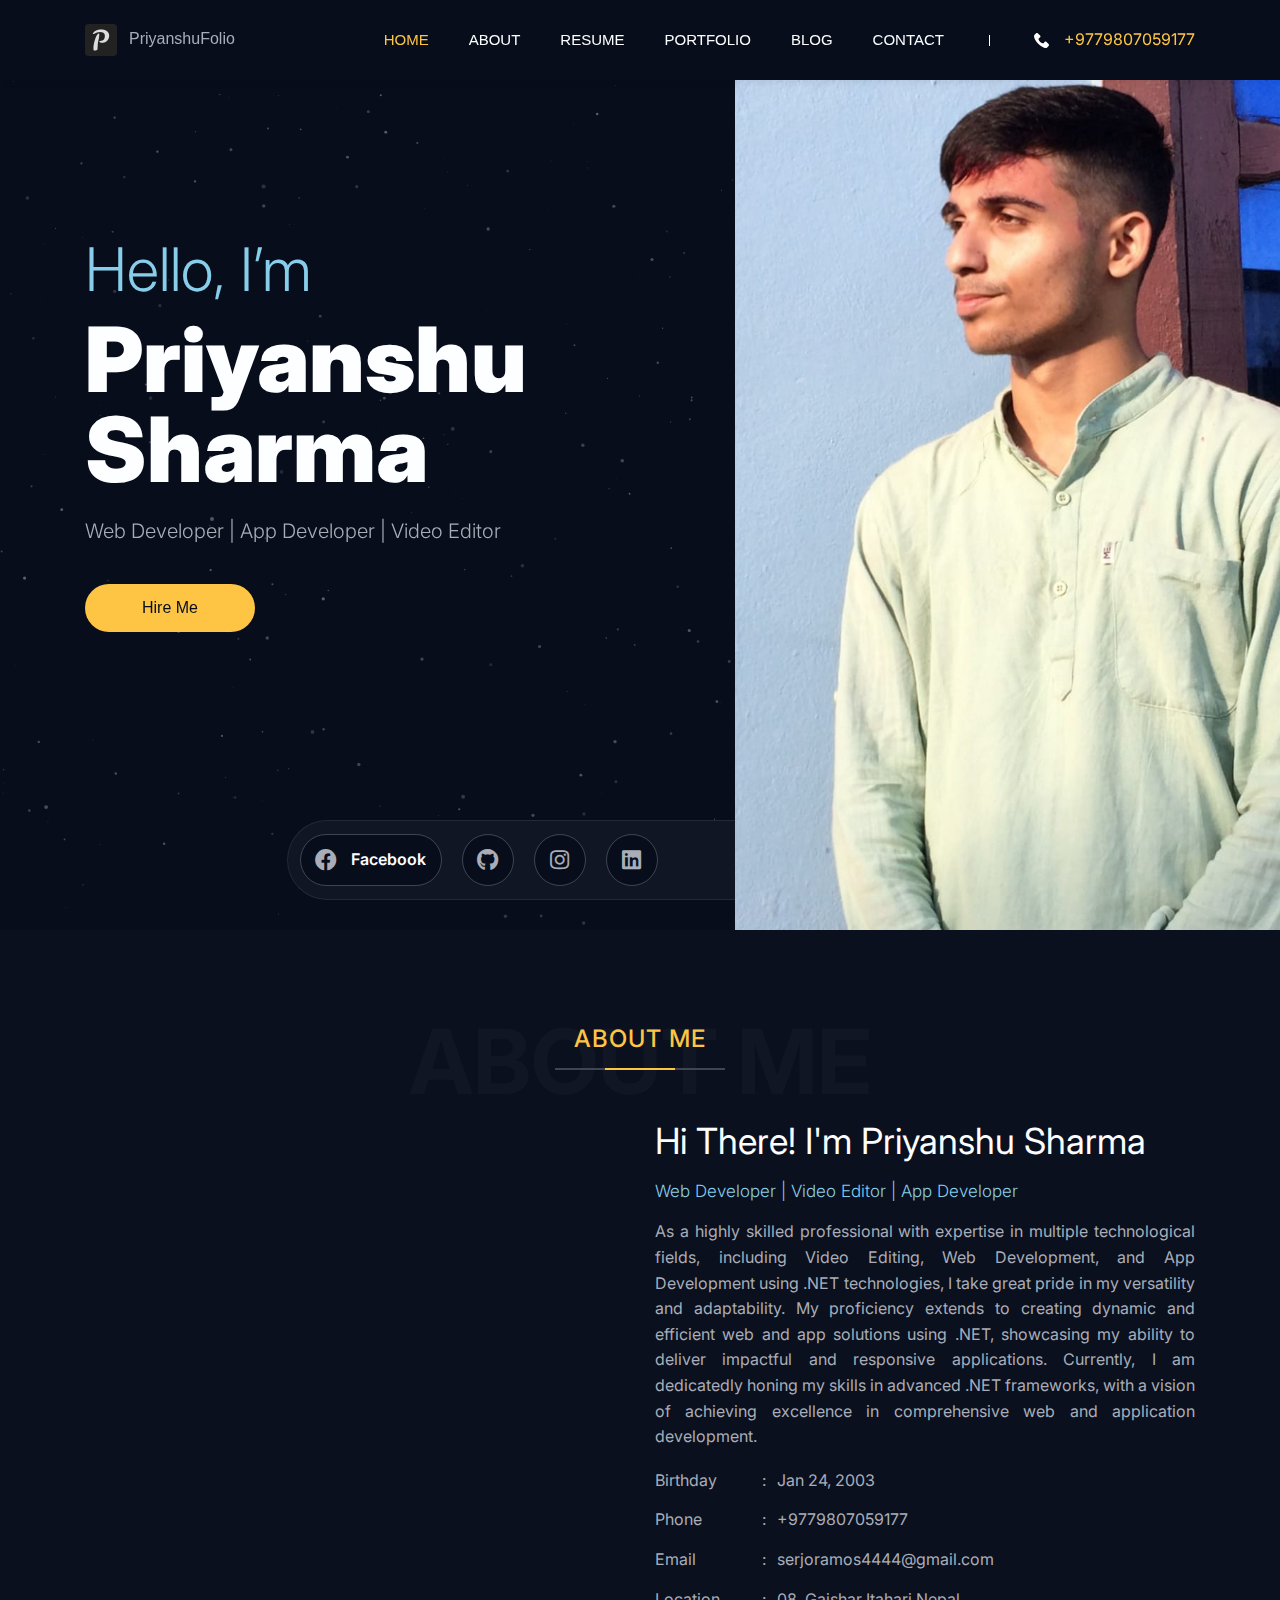
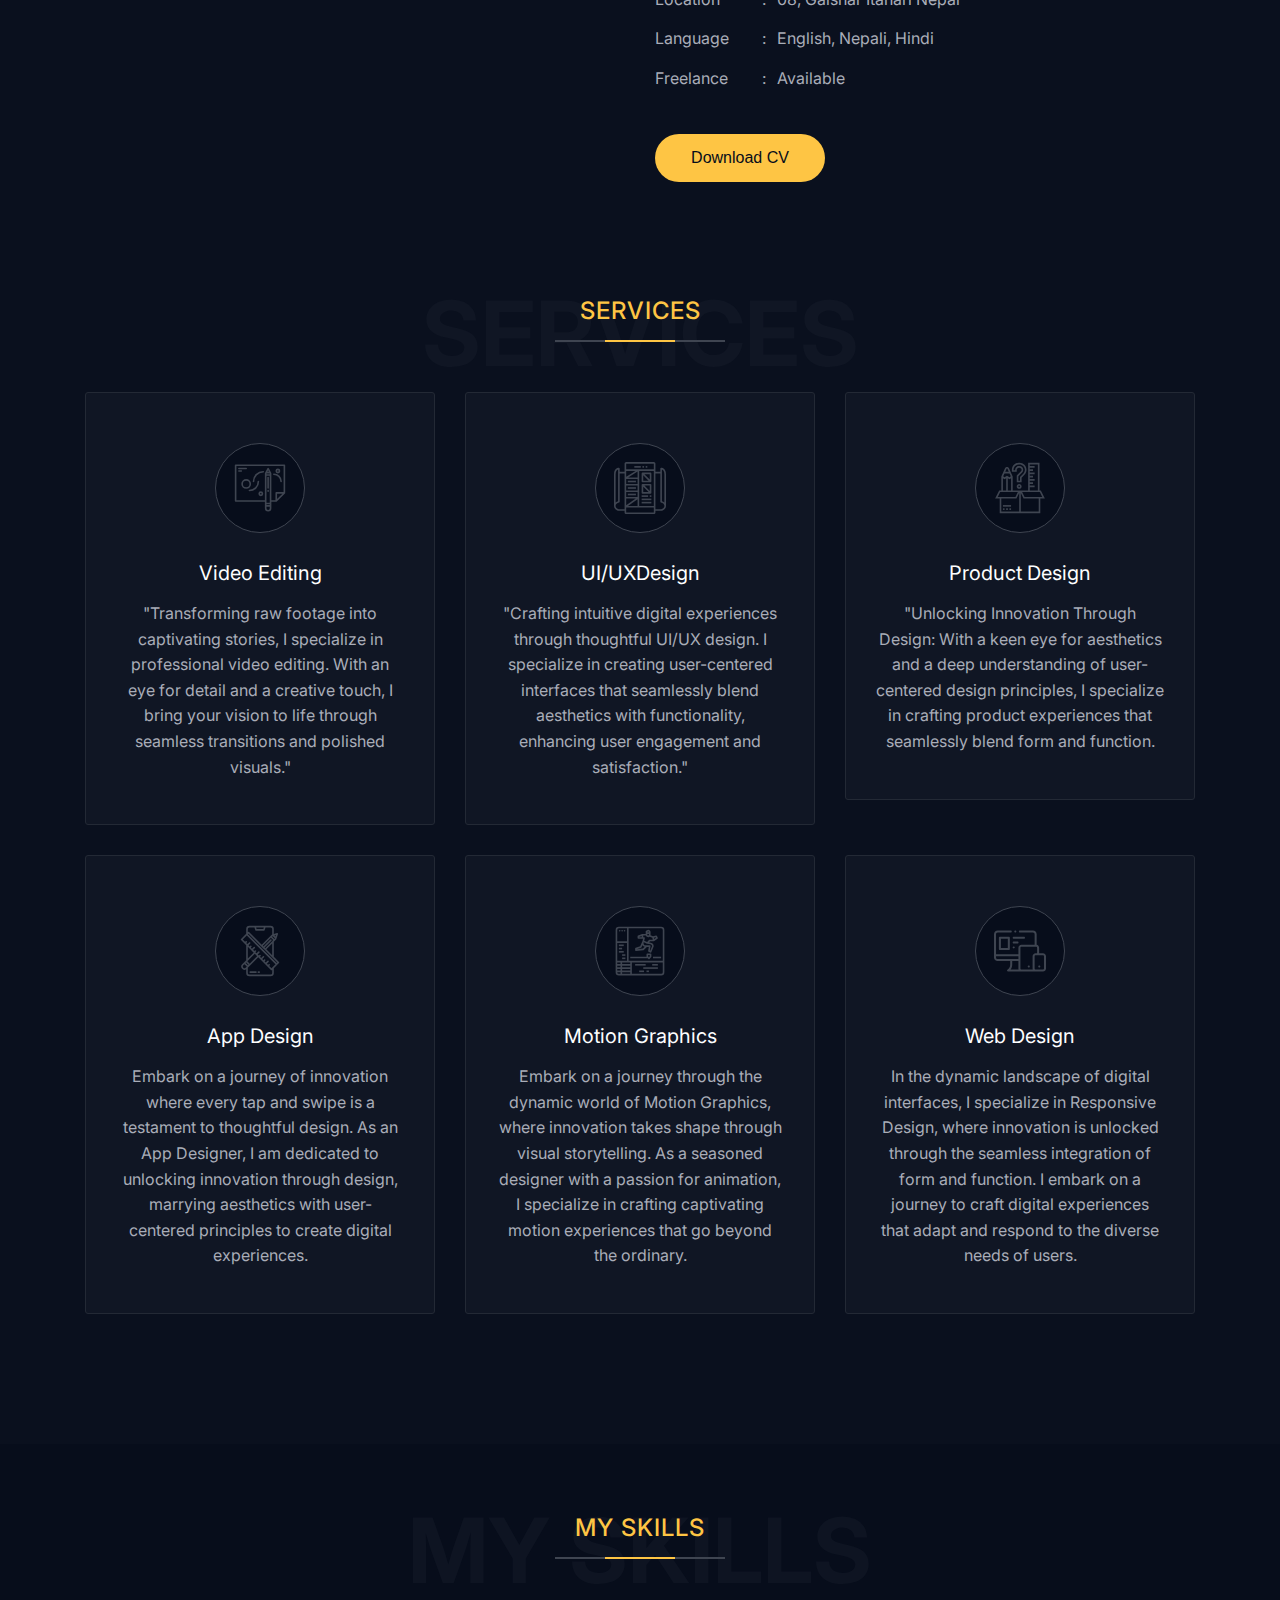
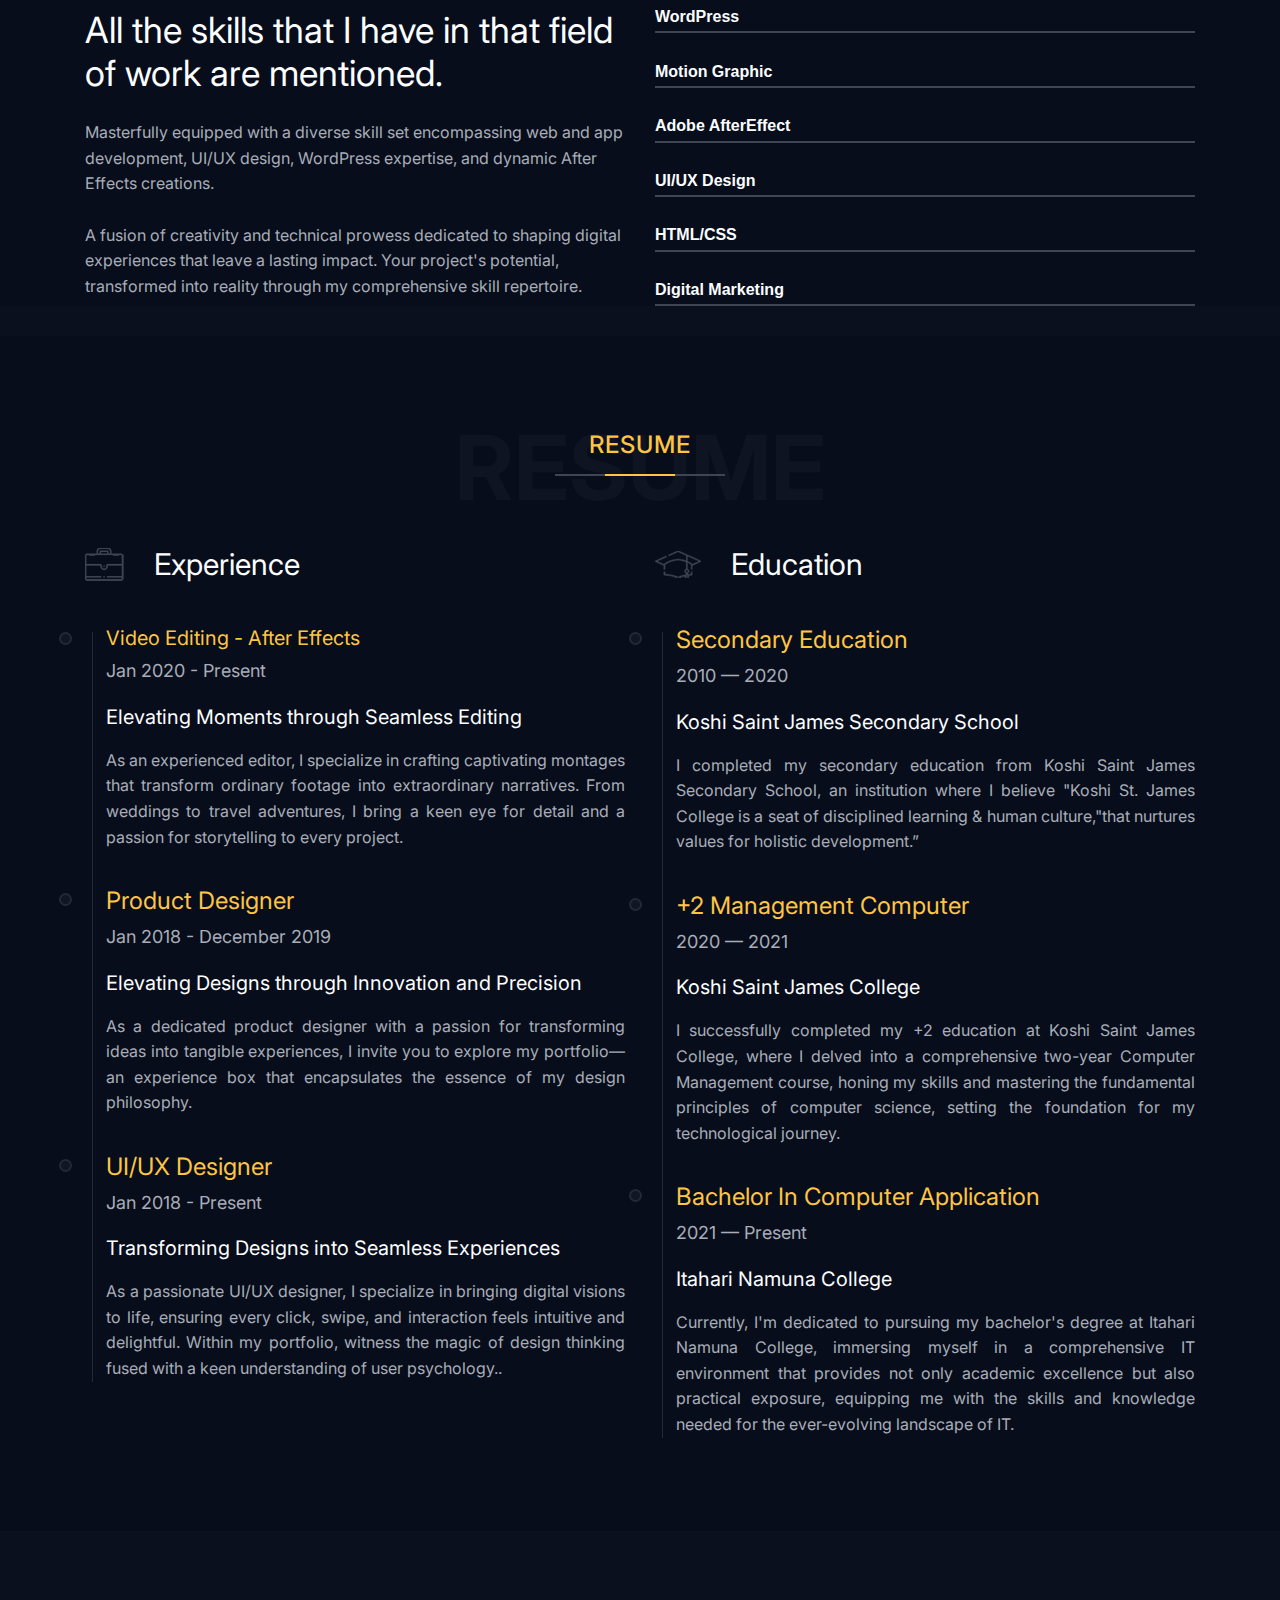
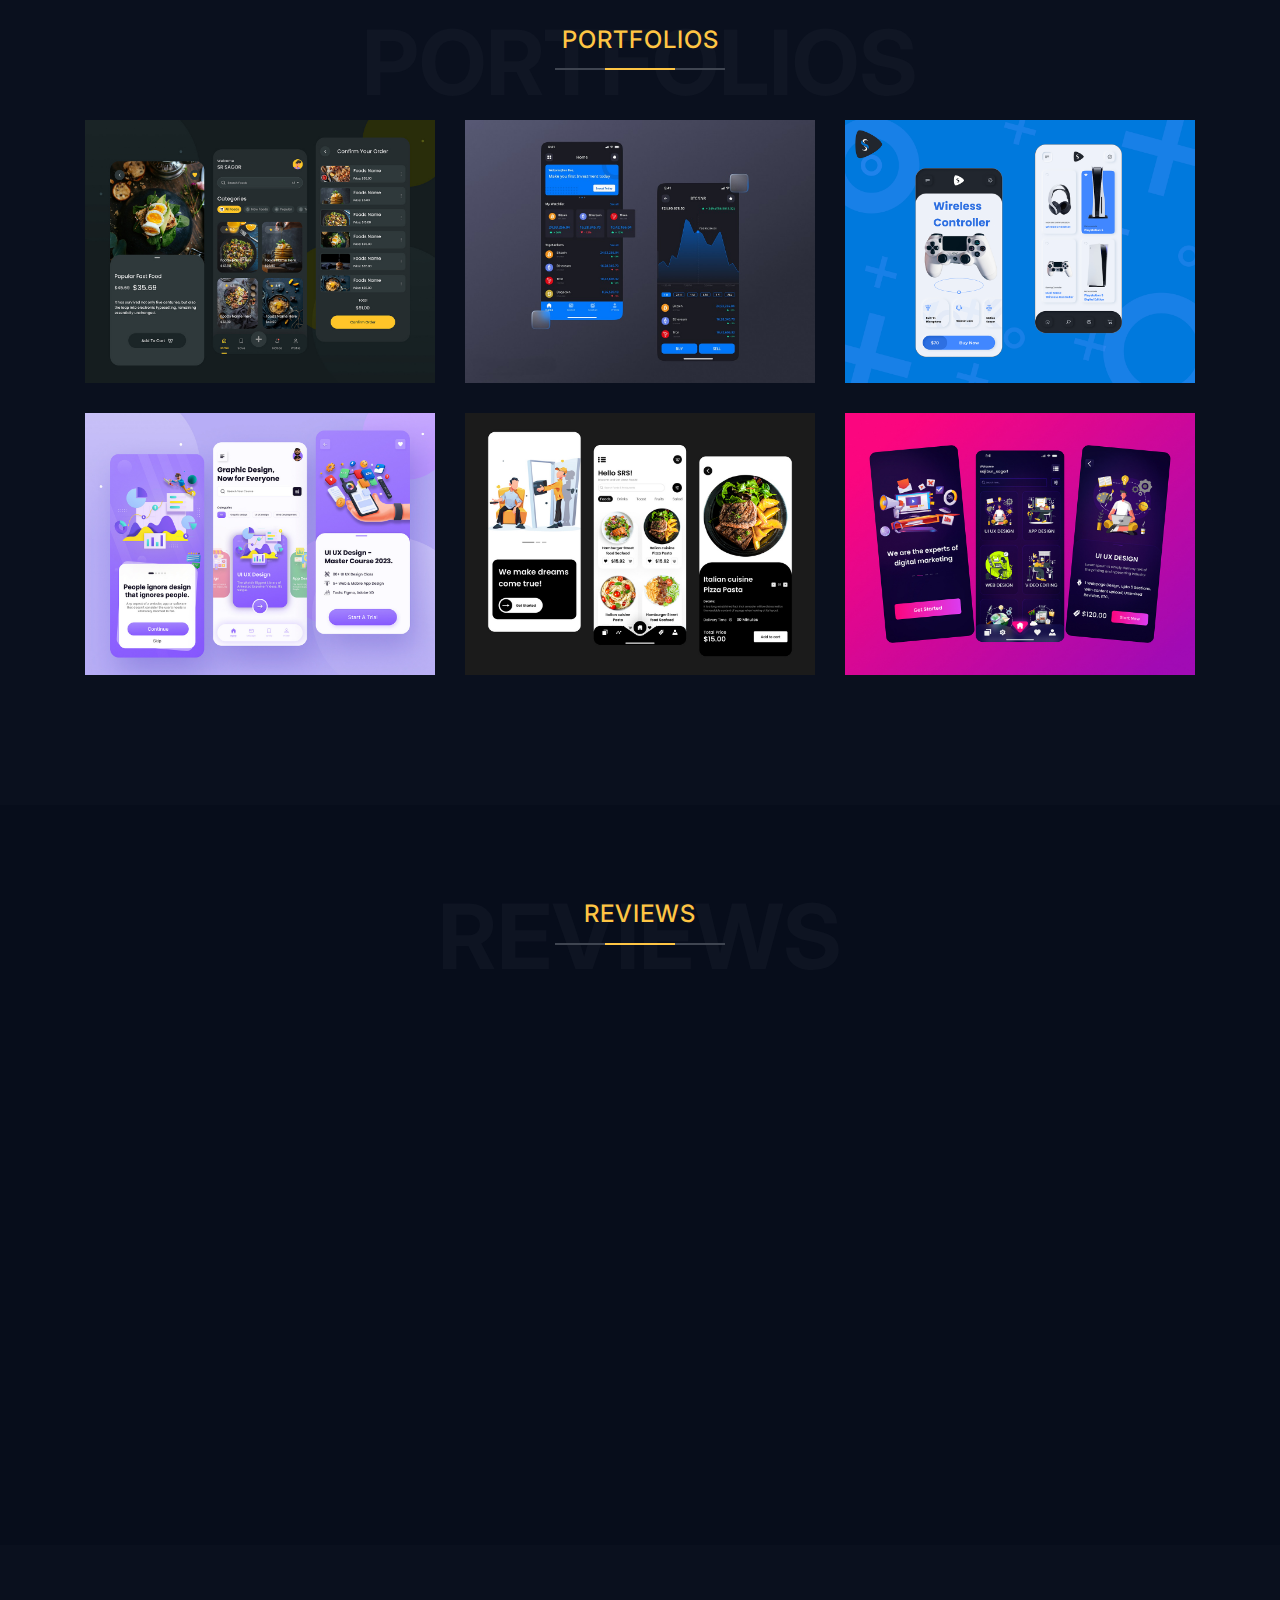
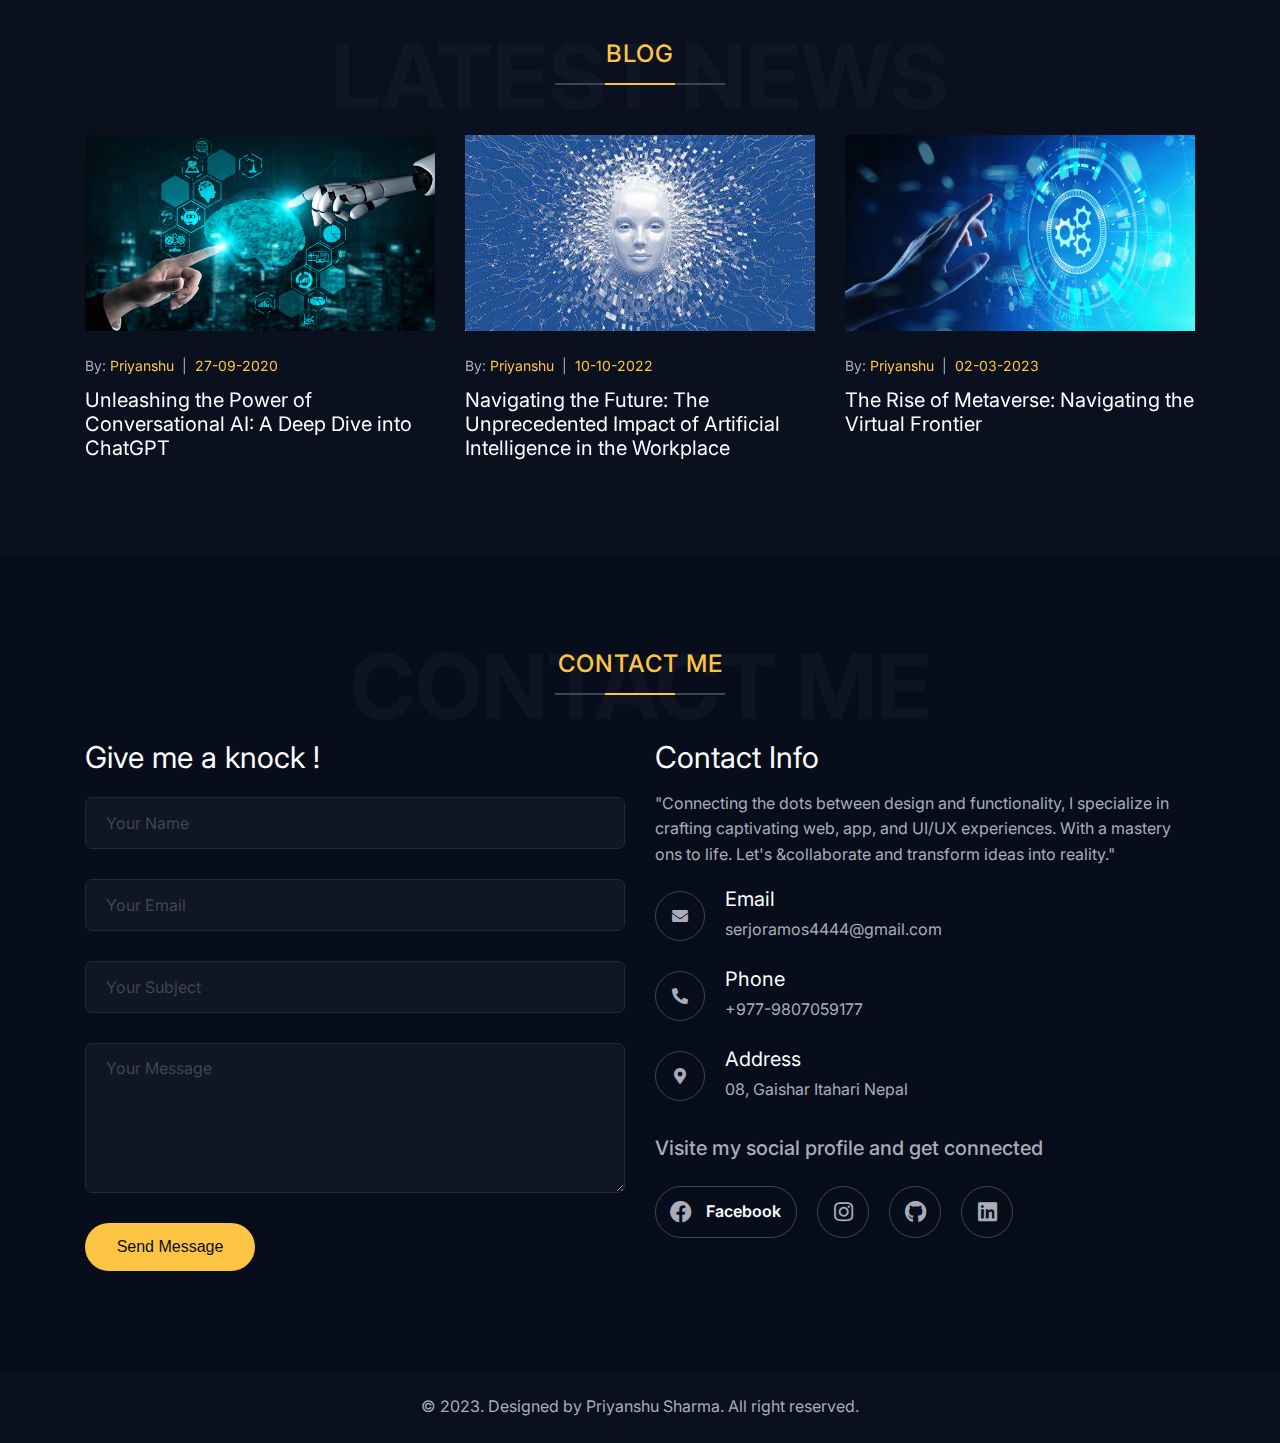
<file: index.html>
<!DOCTYPE html>
<html class="no-js" lang="en">

<head>
  <!-- Meta Tags -->
  <meta charset="utf-8">
  <meta http-equiv="x-ua-compatible" content="ie=edge">
  <meta name="viewport" content="width=device-width, initial-scale=1">
  <meta name="author" content="Laralink">
  <!-- Page Title -->
  <title>Priyanshu - Personal Portfolio</title>
  <!-- Favicon Icon -->
  <link rel="apple-touch-icon" sizes="180x180" href="assets/img/icon/favicon-16x16.png">
<link rel="icon" type="image/png" sizes="32x32" href="/favicon-32x32.png">
<link rel="icon" type="image/png" sizes="16x16" href="/favicon-16x16.png">
<link rel="manifest" href="/site.webmanifest">
  <link rel="icon" href="assets/img/icon/favicon-16x16.png" />
  <!-- Stylesheets -->
  <link rel="stylesheet" href="assets/css/bootstrap.min.css" />
  <link rel="stylesheet" href="assets/css/fontawesome.css" />
  <link rel="stylesheet" href="assets/css/slick.css" />
  <link rel="stylesheet" href="assets/css/lightgallery.min.css" />
  <link rel="stylesheet" href="assets/css/animate.css" />
  <link rel="stylesheet" href="assets/css/style.css" />
</head>

<body id="home">
  <!-- Start Header Section -->
  <header class="st-site-header st-style1 st-sticky-header">
    <div class="st-main-header">
      <div class="container">
        <div class="st-main-header-in">
          <div class="st-main-header-left">
            <a class="st-site-branding" href="index.html"><img src="assets/img/icon/favicon-32x32.png" alt="Priyanshu" style="font-size: large;" >&nbsp;&nbsp; <text style="font-style: normal; font-family: sans-serif; justify-content: space-between;">PriyanshuFolio</text></a>
          </div>
          <div class="st-main-header-right">
            <div class="st-nav">
              <ul class="st-nav-list st-onepage-nav">
                <li><a href="#home" class="st-smooth-move">Home</a></li>
                <li><a href="#about" class="st-smooth-move">About</a></li>
                <li><a href="#resume" class="st-smooth-move">Resume</a></li>
                <li><a href="#portfolio" class="st-smooth-move">Portfolio</a></li>
                <li><a href="#blog" class="st-smooth-move">Blog</a></li>
                <li><a href="#contact" class="st-smooth-move">Contact</a></li>
              </ul>
              <div class="sp-phone">
                <svg viewBox="0 0 513.64 513.64">
                  <g>
                    <g>
                      <path d="M499.66,376.96l-71.68-71.68c-25.6-25.6-69.12-15.359-79.36,17.92c-7.68,23.041-33.28,35.841-56.32,30.72c-51.2-12.8-120.32-79.36-133.12-133.12c-7.68-23.041,7.68-48.641,30.72-56.32c33.28-10.24,43.52-53.76,17.92-79.36l-71.68-71.68c-20.48-17.92-51.2-17.92-69.12,0l-48.64,48.64c-48.64,51.2,5.12,186.88,125.44,307.2c120.32,120.32,256,176.641,307.2,125.44l48.64-48.64C517.581,425.6,517.581,394.88,499.66,376.96z" />
                    </g>
                  </g>
                </svg>
                <div class="sp-phone-no">+9779807059177</div>
              </div>
            </div>
          </div>
        </div>
      </div>
    </div>
  </header>
  <!-- End Header Section -->

  <!-- Start Hero Seciton -->
  <div class="st-height-b80 st-height-lg-b80"></div>
  <section class="st-hero-wrap st-parallax">
    <div class="st-hero st-style1 st-ripple-version">
      <div class="container">
        <div class="st-hero-text">
          <h3>Hello, I’m</h3>
          <h1>Priyanshu<br>Sharma
          </h1>
          <h2>Web Developer | App Developer | Video Editor</h2>
          <div class="st-hero-btn">
            <a href="#contact" class="st-btn st-style1 st-color1 st-smooth-move">Hire me</a>
          </div>
        </div>
      </div>
    </div>
    <!-- Hero Image - Social Link Group -->
    <div class="st-hero-img st-to-right">
      <img class="wow fadeInRight" src="assets/img/section/aaraj.jpg" alt="Hero">
      <div class="st-social-group wow fadeInLeft">
        <div class="st-social-link">
          <a href="https://www.facebook.com/profile.php?id=100070849075277" class="st-social-btn active">
            <span class="st-social-icon"><i class="fab fa-facebook"></i></span>
            <span class="st-icon-name">Facebook</span>
          </a>
          <a href="https://github.com/priyanshusharma44" class="st-social-btn">
            <span class="st-social-icon"><i class="fab fa-github"></i></span>
            <span class="st-icon-name">Github</span>
          </a>
          <a href="https://www.instagram.com/priyanshu.efx/" class="st-social-btn">
            <span class="st-social-icon"><i class="fab fa-instagram"></i></span>
            <span class="st-icon-name">Instagram</span>
          </a>
          <a href="https://www.linkedin.com/in/priyanshu-sharma-57122216a/" class="st-social-btn">
            <span class="st-social-icon"><i class="fab fa-linkedin"></i></span>
            <span class="st-icon-name">LinkedIn</span>
          </a>
          
        </div>
      </div>
    </div>
    <div id="particles-js"></div>
  </section>
  <!-- End Hero Seciton -->

  <!-- Start About Seciton -->
  <section id="about" class="st-about-wrap">
    <div class="st-height-b100 st-height-lg-b80"></div>
    <div class="container">
      <div class="st-section-heading st-style1">
        <h4 class="st-section-heading-title">ABOUT ME</h4>
        <h2 class="st-section-heading-subtitle">ABOUT ME</h2>
      </div>
      <div class="st-height-b25 st-height-lg-b25"></div>
    </div>
    <div class="container">
      <div class="row">
        <div class="col-lg-6 wow fadeInLeft">
          <div class="st-about-img-wrap">
            <div style="border-radius: 20px;" class="st-about-img st-dynamic-bg st-bg" data-src="assets/img/section/PRI.jpg"></div>
          </div>
          <div class="st-height-b0 st-height-lg-b30"></div>
        </div>
        <div class="col-lg-6">
          <div class="st-vertical-middle">
            <div class="st-vertical-middle-in">
              <div class="st-text-block st-style1">
                <h2 class="st-text-block-title">Hi There! I'm Priyanshu Sharma</h2>
                <h4 class="st-text-block-subtitle">Web Developer | Video Editor | App Developer</h4>
                <div class="st-text-block-text" style="text-align: justify; text-justify: inter-word;">
                  <p>As a highly skilled professional with expertise in multiple technological fields, including Video Editing, Web Development, and App Development using .NET technologies, I take great pride in my versatility and adaptability. My proficiency extends to creating dynamic and efficient web and app solutions using .NET, showcasing my ability to deliver impactful and responsive applications. Currently, I am dedicatedly honing my skills in advanced .NET frameworks, with a vision of achieving excellence in comprehensive web and application development.</p>
                </div>
                <ul style="text-align: left;" class="st-text-block-details st-mp0">
                  <li><span>Birthday</span> : <span>Jan 24, 2003</span></li>
                  <li><span>Phone</span> : <span>+9779807059177</span></li>
                  <li><span>Email</span> : <span>serjoramos4444@gmail.com</span></li>
                  <li><span>Location</span> : <span>08, Gaishar Itahari Nepal</span></li>
                  <li><span>Language</span> : <span>English, Nepali, Hindi</span></li>
                  <li><span>Freelance</span> : <span>Available</span></li>
                </ul>
                <div class="st-text-block-btn">
                  <a href="https://drive.google.com/file/d/1OH2QibBQFtkmMFvkM9ZGuxCbj-ZvCoGo/view?usp=drive_link" class="st-btn st-style1 st-color1">Download CV</a>
                </div>
              </div>
            </div>
          </div>
        </div>
      </div>
    </div>
  </section>
  <!-- End About Seciton -->

  <!-- Start Service Seciton -->
  <section style="margin-top: 20px;">
    <div class="st-height-b100 st-height-lg-b80"></div>
    <div class="container">
      <div class="st-section-heading st-style1">
        <h4 class="st-section-heading-title">SERVICES</h4>
        <h2 class="st-section-heading-subtitle">SERVICES</h2>
      </div>
      <div class="st-height-b25 st-height-lg-b25"></div>
    </div>

    <!-- Iconbox Container -->

    <div class="container">
      <div class="row">
        <div class="col-lg-4 col-md-6">
          <div class="st-iconbox st-style1">
            <div class="st-iconbox-icon">
              <svg viewBox="0 0 512 512">
                <g>
                  <path d="m336 144a8 8 0 0 0 -8 8v104a8 8 0 0 0 16 0v-104a8 8 0 0 0 -8-8z" />
                  <path d="m336 272a8 8 0 0 0 -8 8v8a8 8 0 0 0 16 0v-8a8 8 0 0 0 -8-8z" />
                  <path
                    d="m496 24h-480a8 8 0 0 0 -8 8v352a8 8 0 0 0 8 8h288v64a32 32 0 0 0 64 0v-64h48a8.008 8.008 0 0 0 5.66-2.34l80-80a8.008 8.008 0 0 0 2.34-5.66v-272a8 8 0 0 0 -8-8zm-144 432a16 16 0 0 1 -32 0v-16h32zm0-32h-32v-8h32zm0-24h-32v-264h32zm0-280h-32v-6.11l.94-1.89h30.12l.94 1.89zm-23.06-24 7.06-14.11 7.06 14.11zm95.06 268.69v-52.69h52.69zm64-68.69h-72a8 8 0 0 0 -8 8v72h-40v-264a8.081 8.081 0 0 0 -.84-3.58l-24-48a8.009 8.009 0 0 0 -14.32 0l-24 48a8.081 8.081 0 0 0 -.84 3.58v264h-280v-336h464z" />
                  <path d="m48 72h72a8 8 0 0 0 0-16h-72a8 8 0 0 0 0 16z" />
                  <path d="m80 88a8 8 0 0 0 -8-8h-24a8 8 0 0 0 0 16h24a8 8 0 0 0 8-8z" />
                  <path
                    d="m288 88a104.118 104.118 0 0 0 -104 104 8 8 0 0 0 16 0 88.1 88.1 0 0 1 88-88 8 8 0 0 0 0-16z" />
                  <path
                    d="m240 184a8 8 0 0 0 -8 8 80.091 80.091 0 0 1 -80 80 8 8 0 0 0 0 16 96.108 96.108 0 0 0 96-96 8 8 0 0 0 -8-8z" />
                  <path
                    d="m456 192a8 8 0 0 0 16 0 80.091 80.091 0 0 0 -80-80 8 8 0 0 0 0 16 64.072 64.072 0 0 1 64 64z" />
                  <path
                    d="m168 216a48 48 0 1 0 -48 48 48.053 48.053 0 0 0 48-48zm-48 32a32 32 0 1 1 32-32 32.036 32.036 0 0 1 -32 32z" />
                  <path
                    d="m264 288a24 24 0 1 0 24 24 24.028 24.028 0 0 0 -24-24zm0 32a8 8 0 1 1 8-8 8.009 8.009 0 0 1 -8 8z" />
                  <path
                    d="m432 112a24 24 0 1 0 -24-24 24.028 24.028 0 0 0 24 24zm0-32a8 8 0 1 1 -8 8 8.009 8.009 0 0 1 8-8z" />
                </g>
              </svg>
            </div>
            <h2 class="st-iconbox-title">Video Editing</h2>
            <div class="st-iconbox-text"> "Transforming raw footage into captivating stories, I specialize in professional video editing. With an eye for detail and a creative touch, I bring your vision to life through seamless transitions and polished visuals."

            
              </div>
          </div>
          <div class="st-height-b30 st-height-lg-b30"></div>
        </div><!-- .col -->
        <div class="col-lg-4 col-md-6">
          <div class="st-iconbox st-style1">
            <div class="st-iconbox-icon">
              <svg viewBox="0 0 512 512">
                <g>
                  <g>
                    <path d="M360,104h-80c-4.418,0-8,3.582-8,8v80c0,4.418,3.582,8,8,8h80c4.418,0,8-3.582,8-8v-80C368,107.582,364.418,104,360,104z
                  M288,184v-52.693L340.693,184H288z M352,172.68L299.32,120H352V172.68z" />
                  </g>
                </g>
                <g>
                  <g>
                    <path d="M360,216h-80c-4.418,0-8,3.582-8,8v80c0,4.418,3.582,8,8,8h80c4.418,0,8-3.582,8-8v-80C368,219.582,364.418,216,360,216z
                  M288,296v-52.685L340.685,296H288z M352,284.688L299.312,232H352V284.688z" />
                  </g>
                </g>
                <g>
                  <g>
                    <rect x="272" y="328" width="64" height="16" />
                  </g>
                </g>
                <g>
                  <g>
                    <rect x="352" y="328" width="16" height="16" />
                  </g>
                </g>
                <g>
                  <g>
                    <rect x="272" y="360" width="96" height="16" />
                  </g>
                </g>
                <g>
                  <g>
                    <rect x="272" y="392" width="96" height="16" />
                  </g>
                </g>
                <g>
                  <g>
                    <rect x="136" y="184" width="80" height="16" />
                  </g>
                </g>
                <g>
                  <g>
                    <rect x="136" y="248" width="80" height="16" />
                  </g>
                </g>
                <g>
                  <g>
                    <rect x="136" y="312" width="80" height="16" />
                  </g>
                </g>
                <g>
                  <g>
                    <path d="M464,56c-4.418,0-8,3.582-8,8v32h-48V16c0-8.837-7.163-16-16-16H120c-8.837,0-16,7.163-16,16v80H56V64
                 c0-4.418-3.582-8-8-8c-0.48,0-48,0.728-48,64v312c0,30.504,30.4,44.632,46.4,47.84c0.526,0.111,1.062,0.165,1.6,0.16h56v16
                 c0,8.837,7.163,16,16,16h272c8.837,0,16-7.163,16-16v-16h56c0.538,0.005,1.074-0.049,1.6-0.16c16-3.208,46.4-17.336,46.4-47.84
                 V120C512,56.728,464.48,56,464,56z M16,120c0-32.64,14.4-43.088,24-46.4v312.232c-8.773,2.722-16.927,7.139-24,13V120z M104,464
                 H48.88C44.104,462.856,16,455.128,16,432c0-24.96,32.248-31.88,33.6-32.16c3.725-0.76,6.401-4.038,6.4-7.84V112h48V464z M120,88
                 h92.12L120,145.543V88z M232,94.447V152h-92.136L232,94.447z M120,168h112v48H120V168z M120,232h112v48H120V232z M120,296h112v48
                 H120V296z M120,360h94.186L120,424.724V360z M232,367.172V432h-94.337L232,367.172z M392,496H120v-48h272V496z M392,432H248V88
                 h144V432z M392,72H120V16h272V72z M463.136,464H408V112h48v280c-0.001,3.802,2.675,7.08,6.4,7.84
                 c0.368,0.072,33.6,7.008,33.6,32.16C496,455.256,468.072,462.84,463.136,464z M496,398.832c-7.073-5.861-15.227-10.278-24-13V73.6
                 c9.496,3.32,24,13.776,24,46.4V398.832z" />
                  </g>
                </g>
                <g>
                  <g>
                    <rect x="200" y="40" width="64" height="16" />
                  </g>
                </g>
                <g>
                  <g>
                    <rect x="280" y="40" width="16" height="16" />
                  </g>
                </g>
                <g>
                  <g>
                    <rect x="312" y="40" width="16" height="16" />
                  </g>
                </g>
              </svg>
            </div>
            <h2 class="st-iconbox-title"> UI/UXDesign</h2>
            <div class="st-iconbox-text">"Crafting intuitive digital experiences through thoughtful UI/UX design. I specialize in creating user-centered interfaces that seamlessly blend aesthetics with functionality, enhancing user engagement and satisfaction."</div>
          </div>
          <div class="st-height-b30 st-height-lg-b30"></div>
        </div><!-- .col -->
        <div class="col-lg-4 col-md-6">
          <div class="st-iconbox st-style1">
            <div class="st-iconbox-icon">
              <svg viewBox="0 0 64 64">
                <path
                  d="m62.618 45-5-10h-1.618v-34h-14v34h-19v-17.217l-4.676-10.286c-.413-.909-1.325-1.497-2.324-1.497s-1.911.588-2.324 1.496l-4.676 10.287v17.217h-2.618l-5 10h5.618v18h50v-18zm-18.618-14h6v-2h-6v-2h4v-2h-4v-2h6v-2h-6v-2h4v-2h-4v-2h6v-2h-6v-2h4v-2h-4v-2h6v-2h-6v-2h10v32h-10zm12.382 6 3 6h-21.764l-3-6zm-39.387-2v-15.132l2.002 1.333 2.003-1.334v15.133zm3.743-17.361-1.741 1.159-3.002-2.001-2.998 2-1.735-1.158 1.654-3.639h6.167zm-5.242-9.316c.18-.393.828-.394 1.008.001l1.67 3.676h-4.349zm-4.496 11.547 1.997 1.333 1.998-1.333v15.13h-3.995zm-3.382 17.13h21.764l-3 6h-21.764zm1.382 8h18.618l3.382-6.764v22.764h-22zm46 16h-22v-22.764l3.382 6.764h18.618z" />
                <path d="m19 57h2v2h-2z" />
                <path d="m11 57h2v2h-2z" />
                <path d="m15 57h2v2h-2z" />
                <path d="m11 53h10v2h-10z" />
                <path
                  d="m28 9.657c0-1.465 1.192-2.657 2.657-2.657h.686c1.465 0 2.657 1.192 2.657 2.657 0 .709-.276 1.376-.778 1.879l-5.222 5.222v8.242h6v-5.758l3.464-3.464c1.636-1.635 2.536-3.809 2.536-6.121 0-4.773-3.884-8.657-8.657-8.657h-.686c-4.773 0-8.657 3.884-8.657 8.657v2.343h6zm-2 0v.343h-2v-.343c0-3.671 2.986-6.657 6.657-6.657h.686c3.671 0 6.657 2.986 6.657 6.657 0 1.777-.692 3.449-1.95 4.707l-4.05 4.05v4.586h-2v-5.414l4.637-4.636c.879-.881 1.363-2.051 1.363-3.293 0-2.568-2.089-4.657-4.657-4.657h-.686c-2.568 0-4.657 2.089-4.657 4.657z" />
                <path
                  d="m28 30c0 1.654 1.346 3 3 3s3-1.346 3-3-1.346-3-3-3-3 1.346-3 3zm4 0c0 .552-.448 1-1 1s-1-.448-1-1 .448-1 1-1 1 .448 1 1z" />
              </svg>
            </div>
            <h2 class="st-iconbox-title">Product Design</h2>
            <div class="st-iconbox-text">"Unlocking Innovation Through Design: With a keen eye for aesthetics and a deep understanding of user-centered design principles, I specialize in crafting product experiences that seamlessly blend form and function. 

            </div>
          </div>
          <div class="st-height-b30 st-height-lg-b30"></div>
        </div><!-- .col -->
        <div class="col-lg-4 col-md-6">
          <div class="st-iconbox st-style1">
            <div class="st-iconbox-icon">
              <svg viewBox="0 0 512 512">
                <g>
                  <path d="M216,456H160a8,8,0,0,0,0,16h56a8,8,0,0,0,0-16Z" />
                  <path d="M248,456h-8a8,8,0,0,0,0,16h8a8,8,0,0,0,0-16Z" />
                  <path
                    d="M442.68,363.48,392,312.8V165.27l22.4-22.4a7.953,7.953,0,0,0,1.93-3.13L433.3,88.82A8,8,0,0,0,423.18,78.7L392,89.09V40A32.042,32.042,0,0,0,360,8H152a32.042,32.042,0,0,0-32,32V86.53L69.32,137.21a8,8,0,0,0,0,11.31L120,199.2V346.74L80.63,386.11A32.005,32.005,0,0,0,120,436.01V472a32.042,32.042,0,0,0,32,32H360a32.042,32.042,0,0,0,32-32V425.47l50.68-50.68A8,8,0,0,0,442.68,363.48ZM413.06,98.94l-4.99,14.97-9.98-9.98Zm-31.95,10.64,21.31,21.31-.67,2-4.32,4.32-22.64-22.64,4.32-4.32ZM306.92,227.72l-5.66-5.66,67.88-67.88a8,8,0,1,0-11.32-11.32l-67.88,67.88-5.66-5.65,79.2-79.2,22.63,22.64-7.74,7.74-.05.05ZM376,181.27V296.8l-57.76-57.76ZM293.44,24l-4.5,16H222.25l-4-16ZM136,40a16.021,16.021,0,0,1,16-16h49.75l6.49,25.94A8,8,0,0,0,216,56h79a8,8,0,0,0,7.7-5.83L310.06,24H360a16.021,16.021,0,0,1,16,16V94.42l-3.74,1.25a7.953,7.953,0,0,0-3.13,1.93l-96.16,96.17L148.52,69.32a8,8,0,0,0-11.31,0L136,70.53ZM114.59,420.05a16.005,16.005,0,1,1-22.64-22.63l11.31-11.32,22.64,22.64Zm-.01-45.26,5.66-5.65,22.62,22.62-5.65,5.66Zm90.51-90.5,22.63,22.63-73.54,73.54-22.63-22.64ZM136,330.74V215.2l57.77,57.77ZM376,472a16.021,16.021,0,0,1-16,16H152a16.021,16.021,0,0,1-16-16V421.26L239.04,318.24,363.48,442.68a8,8,0,0,0,11.31,0l1.21-1.21Zm-6.86-46.29-22.63-22.63,5.66-5.66a8,8,0,0,0-11.32-11.31l-5.65,5.65-11.32-11.31,16.97-16.97a8,8,0,0,0-11.31-11.31l-16.97,16.97-11.32-11.32,5.66-5.65a8,8,0,0,0-11.31-11.32l-5.66,5.66L278.63,335.2l16.97-16.97a8,8,0,0,0-11.32-11.32l-16.97,16.97L256,312.57l5.66-5.66a8,8,0,1,0-11.32-11.31l-5.65,5.65a.035.035,0,0,1-.02-.01l-11.3-11.3,16.97-16.97a8,8,0,0,0-11.31-11.31l-16.97,16.97-11.29-11.29c-.01-.01-.01-.02-.02-.03l5.65-5.65a8,8,0,1,0-11.31-11.32L199.43,256l-11.31-11.31,16.97-16.97a8,8,0,0,0-11.32-11.32L176.8,233.37l-11.31-11.31,5.66-5.66a8,8,0,0,0-11.32-11.31l-5.65,5.66-11.32-11.32,16.97-16.97a8,8,0,0,0-11.31-11.31l-16.97,16.97L120.24,176.8l5.65-5.65a8,8,0,0,0-11.31-11.32l-5.66,5.66L86.29,142.86l39.6-39.59L408.73,386.11Zm50.91-50.92L137.21,91.95l5.65-5.66L267.29,210.72c.01.01.01.02.02.03s.02.01.03.02l16.93,16.94c.01,0,.01,0,.01.01s.01,0,.01.01l16.95,16.94c.01.01.01.02.02.03s.02.01.03.02l77.02,77.02a.234.234,0,0,0,.07.07l47.33,47.33Z" />
                </g>
              </svg>
            </div>
            <h2 class="st-iconbox-title">App Design</h2>
            <div class="st-iconbox-text">Embark on a journey of innovation where every tap and swipe is a testament to thoughtful design. As an App Designer, I am dedicated to unlocking innovation through design, marrying aesthetics with user-centered principles to create digital experiences.</div>
          </div>
          <div class="st-height-b0 st-height-lg-b30"></div>
        </div><!-- .col -->
        <div class="col-lg-4 col-md-6">
          <div class="st-iconbox st-style1">
            <div class="st-iconbox-icon">
              <svg viewBox="0 0 512 512">
                <path
                  d="m48 496h416a32.036 32.036 0 0 0 32-32v-416a32.036 32.036 0 0 0 -32-32h-416a32.036 32.036 0 0 0 -32 32v416a32.036 32.036 0 0 0 32 32zm-16-32h32v16h-16a16.01833 16.01833 0 0 1 -16-16zm128-48h-80v-16h80zm0 16v16h-80v-16zm0 32v16h-80v-16zm0-80h-80v-16h80zm-32-32h-96v-176h96zm-64 16v16h-32v-16zm0 32v16h-32v-16zm0 32v16h-32v-16zm400 48h-288v-112h304v96a16.01833 16.01833 0 0 1 -16 16zm16-432v304h-336v-320h320a16.01833 16.01833 0 0 1 16 16zm-432-16h80v128h-96v-112a16.01833 16.01833 0 0 1 16-16z" />
                <path d="m208 384h104v16h-104z" />
                <path d="m288 416h144v16h-144z" />
                <path d="m248 448h48v16h-48z" />
                <path d="m320 448h24v16h-24z" />
                <path d="m376 384h56v16h-56z" />
                <circle cx="56" cy="56" r="8" />
                <circle cx="80" cy="56" r="8" />
                <circle cx="104" cy="56" r="8" />
                <path d="m384 312h80v16h-80z" />
                <path
                  d="m332.68652 328 5.65674 5.65674a7.99945 7.99945 0 0 0 11.31348 0l16-16a7.99877 7.99877 0 0 0 2.34326-5.65674v-24a7.99977 7.99977 0 0 0 -8-8h-32a7.99977 7.99977 0 0 0 -8 8v24h-160v16zm3.31348-32h16v12.68652l-8 8-8-8z" />
                <path d="m48 192h48v16h-48z" />
                <path d="m48 224h32v16h-32z" />
                <path d="m48 256h48v16h-48z" />
                <path d="m80 288h32v16h-32z" />
                <path d="m80 320h32v16h-32z" />
                <path
                  d="m210.66455 253.96094a8.00168 8.00168 0 0 0 6.21875 1.99023l72-8a7.99845 7.99845 0 0 0 4.77344-2.29443l29.65674-29.65674h19.24267l-6.44726 38.68457a7.99969 7.99969 0 0 0 4.31347 8.4707l16 8a8 8 0 0 0 10.93067-4.0039l20.14258-46.99951a33.75475 33.75475 0 0 0 -25.47608-46.59229l-17.37036-2.895 10.66483-10.66457h36.686a7.99948 7.99948 0 0 0 4.7998-1.6001l32-24a7.9996 7.9996 0 0 0 2.35547-9.97754l-8-16a7.99877 7.99877 0 0 0 -9.0957-4.18359l-29.49023 7.37256-25.2182-10.08716a23.96392 23.96392 0 0 0 .64886-5.52417v-27.05566a20.94358 20.94358 0 0 0 -30.31055-18.73291l-13.26709 6.6333a7.99924 7.99924 0 0 0 -4.42236 7.15527v24h-32a8.00164 8.00164 0 0 0 -2.97119.57227l-40 16a7.99975 7.99975 0 0 0 -5.02881 7.42773v16a7.99977 7.99977 0 0 0 8 8h45.75391l-5.36005 21.43921-22.33186 52.10718-44.5918 14.86425a8.00011 8.00011 0 0 0 -5.4702 7.58936v16a8.00089 8.00089 0 0 0 2.66455 5.96094zm162.64945-52.72022a17.73543 17.73543 0 0 1 -.52441 12.60791l-16.80078 39.20166-3.12647-1.56347 7.02881-42.17139a8.00034 8.00034 0 0 0 -7.89115-9.31543h-40.92871a20.1611 20.1611 0 0 1 -19.12647-26.53662l.96155-2.88464 32.12244 12.849a7.986 7.986 0 0 0 1.65729.45722l-.001.00616 32.7041 5.45069a17.7145 17.7145 0 0 1 13.9248 11.89891zm-21.314-57.24072a7.99877 7.99877 0 0 0 -5.65674 2.34326l-20.27 20.26953-28.61865-11.44726 6.30664-25.2251a8.0001 8.0001 0 0 0 -7.76125-9.94043h-8v-16h25.3761a23.97964 23.97964 0 0 0 37.033 11.17987l26.82165 10.72864 4.52291 18.09149zm-8-48a8 8 0 0 1 -16 0v-8h16zm69.85889 29.606-17.01984 12.76489-3.13751-12.55 18.01282-4.50348zm-77.01319-61.084a4.94339 4.94339 0 0 1 7.1543 4.42234v3.05566h-16v-3.05566zm-88.8457 52.8945 24-9.60022v12.18372h-24zm-24 120.34961 42.52979-14.17675a7.99955 7.99955 0 0 0 4.82324-4.438l8.81164-20.56055c.26654.43829.53235.877.81873 1.30664a36.07631 36.07631 0 0 0 20.894 14.91168l-17.54974 17.54975-60.32766 6.70312z" />
              </svg>
            </div>
            <h2 class="st-iconbox-title">Motion Graphics</h2>
            <div class="st-iconbox-text" style="text-align: center;">Embark on a journey through the dynamic world of Motion Graphics, where innovation takes shape through visual storytelling. As a seasoned designer with a passion for animation, I specialize in crafting captivating motion experiences that go beyond the ordinary.</div>
          </div>
          <div class="st-height-b0 st-height-lg-b30"></div>
        </div><!-- .col -->
        <div class="col-lg-4 col-md-6">
          <div class="st-iconbox st-style1">
            <div class="st-iconbox-icon">
              <svg viewBox="0 0 512 512">
                <g id="XMLID_1568_">
                  <g id="XMLID_652_">
                    <path id="XMLID_676_"
                      d="m482 278h-37.673v-54c0-14.602-10.489-26.795-24.327-29.455v-104.529c0-19.859-16.157-36.016-36.017-36.016h-128.983c-5.522 0-10 4.477-10 10s4.478 10 10 10h128.983c8.832 0 16.017 7.185 16.017 16.016v103.984h-129.667c-16.542 0-30 13.458-30 30v63.228h-220.333v-197.212c0-8.831 7.185-16.016 16.017-16.016h128.983c5.522 0 10-4.477 10-10s-4.478-10-10-10h-128.983c-19.86 0-36.017 16.157-36.017 36.016v229.268c0 19.859 16.157 36.017 36.017 36.017h123.33v36.063c0 19.688-9.953 37.694-26.624 48.168-3.774 2.371-5.523 6.953-4.29 11.235 1.233 4.283 5.152 7.232 9.609 7.232h343.958c16.542 0 30-13.458 30-30v-119.999c0-16.542-13.458-30-30-30zm-211.667-64h143.994c5.514 0 10 4.486 10 10v54h-14.327c-16.542 0-30 13.458-30 30v120c0 3.506.61 6.87 1.72 10h-111.387c-5.514 0-10-4.486-10-10v-204c0-5.514 4.486-10 10-10zm-250.333 105.284v-12.057h220.333v28.073h-70.986-133.33c-8.832.001-16.017-7.184-16.017-16.016zm159.347 72.08v-36.063h60.986v72.699c0 3.506.61 6.87 1.72 10h-78.402c10.071-13.169 15.696-29.427 15.696-46.636zm312.653 36.636c0 5.514-4.486 10-10 10h-72c-5.514 0-10-4.486-10-10v-120c0-5.514 4.486-10 10-10h72c5.514 0 10 4.486 10 10z" />
                    <path id="XMLID_1626_"
                      d="m58 114.614c-5.522 0-10 4.477-10 10v112c0 5.523 4.478 10 10 10h88c5.522 0 10-4.477 10-10v-112c0-5.523-4.478-10-10-10zm78 112h-68v-92h68z" />
                    <path id="XMLID_1627_"
                      d="m194 134.614h101c5.522 0 10-4.477 10-10s-4.478-10-10-10h-101c-5.522 0-10 4.477-10 10s4.478 10 10 10z" />
                    <path id="XMLID_1628_"
                      d="m194 230.61c2.63 0 5.21-1.06 7.069-2.92 1.86-1.87 2.931-4.44 2.931-7.08 0-2.63-1.07-5.21-2.931-7.07-1.859-1.86-4.439-2.93-7.069-2.93s-5.21 1.07-7.07 2.93-2.93 4.44-2.93 7.07 1.069 5.21 2.93 7.08c1.86 1.86 4.44 2.92 7.07 2.92z" />
                    <path id="XMLID_1639_"
                      d="m194 182.614h37.5c5.522 0 10-4.477 10-10s-4.478-10-10-10h-37.5c-5.522 0-10 4.477-10 10s4.478 10 10 10z" />
                    <path id="XMLID_1674_"
                      d="m446 398c-2.63 0-5.21 1.069-7.07 2.93s-2.93 4.44-2.93 7.07 1.069 5.21 2.93 7.069c1.86 1.86 4.44 2.931 7.07 2.931s5.21-1.07 7.069-2.931c1.861-1.859 2.931-4.439 2.931-7.069s-1.07-5.21-2.931-7.07c-1.859-1.861-4.439-2.93-7.069-2.93z" />
                    <path id="XMLID_1677_"
                      d="m342.33 418c2.63 0 5.21-1.07 7.069-2.931 1.86-1.859 2.931-4.439 2.931-7.069s-1.07-5.21-2.931-7.07c-1.859-1.86-4.439-2.93-7.069-2.93s-5.21 1.069-7.07 2.93-2.93 4.44-2.93 7.07 1.069 5.21 2.93 7.069c1.86 1.861 4.44 2.931 7.07 2.931z" />
                    <path id="XMLID_1681_"
                      d="m210 74c2.63 0 5.21-1.07 7.069-2.93 1.861-1.86 2.931-4.44 2.931-7.07s-1.07-5.21-2.931-7.07c-1.859-1.86-4.439-2.93-7.069-2.93s-5.21 1.07-7.07 2.93-2.93 4.44-2.93 7.07 1.069 5.21 2.93 7.07 4.44 2.93 7.07 2.93z" />
                  </g>
                </g>
              </svg>
            </div>
            <h2 class="st-iconbox-title">Web Design</h2>
            <div class="st-iconbox-text">In the dynamic landscape of digital interfaces, I specialize in Responsive Design, where innovation is unlocked through the seamless integration of form and function. I embark on a journey to craft digital experiences that adapt and respond to the diverse needs of users.</div>
          </div>
          <div class="st-height-b0 st-height-lg-b30"></div>
        </div><!-- .col -->
      </div>
    </div>
    <div class="st-height-b100 st-height-lg-b80"></div>
  </section>
  <!-- End Service Seciton -->

  <!-- Start Skill Seciton -->
  <section class="st-dark-bg" style="margin-top: 30px;">
    <div class="st-height-b100 st-height-lg-b80"></div>
    <div class="container">
      <div class="st-section-heading st-style1">
        <h4 class="st-section-heading-title" style="margin-top: -30px;">MY SKILLS</h4>
        <h2 class="st-section-heading-subtitle">MY SKILLS</h2>
      </div>
      <div class="st-height-b25 st-height-lg-b25"></div>
    </div>

    <div class="container">
      <div class="row">
        <div class="col-lg-6">
          <div class="st-skill-wrap">
            <div class="st-skill-heading">
              <h2 class="st-skill-title">All the skills that I have in that field
                of work are mentioned.</h2>
              <div style="text-align: left;" class="st-skill-subtitle">
                Masterfully equipped with a diverse skill set encompassing web and app development, UI/UX design, WordPress expertise, and dynamic After Effects creations. <br><br> A fusion of creativity and technical prowess dedicated to shaping digital experiences that leave a lasting impact. Your project's potential, transformed into reality through my comprehensive skill repertoire.
              </div>
            </div><!-- .st-skill-heading -->
          </div>
        </div>

        <!-- Progressbar -->

        <div class="col-lg-6">
          <div class="st-height-b0 st-height-lg-b30"></div>
          <div class="st-progressbar-wrap">
            <div class="st-single-progressbar">
              <div class="st-progressbar-heading">
                <h3 class="st-progressbar-title">WordPress</h3>
                <div class="st-progressbar-percentage wow fadeInLeft" data-wow-duration="1.5s" data-wow-delay="0.5s">95%</div>
              </div>
              <div class="st-progressbar" data-progress="95">
                <div class="st-progressbar-in wow fadeInLeft"></div>
              </div>
            </div><!-- .st-single-progressbar -->
            <div class="st-height-b30 st-height-lg-b20"></div>
            <div class="st-single-progressbar">
              <div class="st-progressbar-heading">
                <h3 class="st-progressbar-title">Motion Graphic</h3>
                <div class="st-progressbar-percentage wow fadeInLeft" data-wow-duration="1.5s" data-wow-delay="0.5s">75%</div>
              </div>
              <div class="st-progressbar" data-progress="75">
                <div class="st-progressbar-in wow fadeInLeft"></div>
              </div>
            </div><!-- .st-single-progressbar -->
            <div class="st-height-b30 st-height-lg-b20"></div>
            <div class="st-single-progressbar">
              <div class="st-progressbar-heading">
                <h3 class="st-progressbar-title">Adobe AfterEffect</h3>
                <div class="st-progressbar-percentage wow fadeInLeft" data-wow-duration="1.5s" data-wow-delay="0.5s">80%</div>
              </div>
              <div class="st-progressbar" data-progress="80">
                <div class="st-progressbar-in wow fadeInLeft"></div>
              </div>
            </div><!-- .st-single-progressbar -->
            <div class="st-height-b30 st-height-lg-b20"></div>
            <div class="st-single-progressbar">
              <div class="st-progressbar-heading">
                <h3 class="st-progressbar-title">UI/UX Design</h3>
                <div class="st-progressbar-percentage wow fadeInLeft" data-wow-duration="1.5s" data-wow-delay="0.5s">85%</div>
              </div>
              <div class="st-progressbar" data-progress="85">
                <div class="st-progressbar-in wow fadeInLeft"></div>
              </div>
            </div><!-- .st-single-progressbar -->
            <div class="st-height-b30 st-height-lg-b20"></div>
            <div class="st-single-progressbar">
              <div class="st-progressbar-heading">
                <h3 class="st-progressbar-title">HTML/CSS</h3>
                <div class="st-progressbar-percentage wow fadeInLeft" data-wow-duration="1.5s" data-wow-delay="0.5s">80%</div>
              </div>
              <div class="st-progressbar" data-progress="80">
                <div class="st-progressbar-in wow fadeInLeft"></div>
              </div>
            </div><!-- .st-single-progressbar -->
            <div class="st-height-b30 st-height-lg-b20"></div>
            <div class="st-single-progressbar">
              <div class="st-progressbar-heading">
                <h3 class="st-progressbar-title">Digital Marketing</h3>
                <div class="st-progressbar-percentage wow fadeInLeft" data-wow-duration="1.5s" data-wow-delay="0.5s">70%</div>
              </div>
              <div class="st-progressbar" data-progress="70">
                <div class="st-progressbar-in wow fadeInLeft"></div>
              </div>
            </div><!-- .st-single-progressbar -->
          </div>
        </div>
      </div>
    </div>
  </section>
  <!-- End Skill Seciton -->

  <!-- Start Resume Seciton -->
  <section id="resume" class="st-dark-bg" style="margin-top: 30px;">
    <div class="st-height-b100 st-height-lg-b80"></div>
    <div class="container">
      <div class="st-section-heading st-style1">
        <h4 class="st-section-heading-title">RESUME</h4>
        <h2 class="st-section-heading-subtitle">RESUME</h2>
      </div>
      <div class="st-height-b25 st-height-lg-b25"></div>
    </div>
    <div class="container" style="margin-top: 20px;">
      <div class="row">
        <!-- Experience -->
        <div class="col-lg-6">
          <div class="st-resume-wrap">
            <div class="st-resume-heading">
              <img src="assets/img/icon/resume-icon1.png" alt="resume-icon">
              <h2 class="st-resume-heading-title" style="font-size: 30px;">Experience</h2>
            </div>

            <div class="st-height-b50 st-height-lg-b30"></div>

            <div class="st-resume-timeline-wrap">
              <div class="st-resume-timeline">
                <h3 class="st-resume-timeline-title" style="font-size: 20px; text-align: left;">Video Editing - After Effects</h3>
                <div style="text-align: left;" class="st-resume-timeline-duration">Jan 2020 - Present</div>
                <h4 style="text-align: left;" class="st-resume-timeline-subtitle">Elevating Moments through Seamless Editing</h4>
                <div class="st-resume-timeline-text">
                  <p style="text-align: justify;">As an experienced editor, I specialize in crafting captivating montages that transform ordinary footage into extraordinary narratives. From weddings to travel adventures, I bring a keen eye for detail and a passion for storytelling to every project.</p>
                </div>
              </div> <!-- st-resume-timeline -->
              <div class="st-height-b50 st-height-lg-b30"></div>
              <div class="st-resume-timeline">
                <h3 style="text-align: left;"   class="st-resume-timeline-title"style="font-size: 20px;">Product Designer</h3>
                <div style="text-align: left;" class="st-resume-timeline-duration">Jan 2018 - December 2019</div>
                <h4 style="text-align: left;" class="st-resume-timeline-subtitle">Elevating Designs through Innovation and Precision </h4>
                <div class="st-resume-timeline-text">
                  <p style="text-align: justify;">As a dedicated product designer with a passion for transforming ideas into tangible experiences, I invite you to explore my portfolio—an experience box that encapsulates the essence of my design philosophy.</p>
                </div>
              </div> <!-- st-resume-timeline -->
              <div class="st-height-b50 st-height-lg-b30"></div>
              <div class="st-resume-timeline">
                <h3 style="text-align: left;"  class="st-resume-timeline-title"style="font-size: 20px;">UI/UX Designer</h3>
                <div style="text-align: left;" class="st-resume-timeline-duration">Jan 2018 - Present</div>
                <h4 style="text-align: left;" class="st-resume-timeline-subtitle"> Transforming Designs into Seamless Experiences</h4>
                <div class="st-resume-timeline-text">
                  <p style="text-align: justify;"> As a passionate UI/UX designer, I specialize in bringing digital visions to life, ensuring every click, swipe, and interaction feels intuitive and delightful. Within my portfolio, witness the magic of design thinking fused with a keen understanding of user psychology..</p>
                </div>
              </div> <!-- st-resume-timeline -->
            </div>
          </div>
        </div>

        <!-- Education -->
        <div class="col-lg-6">

          <div class="st-height-b0 st-height-lg-b50"></div>
          <div class="st-resume-wrap">
            <div class="st-resume-heading">
              <img src="assets/img/icon/resume-icon2.png" alt="resume-icon">
              <h2 class="st-resume-heading-title"style="font-size: 30px;">Education</h2>
            </div>
            <div class="st-height-b50 st-height-lg-b30"></div>

            <div class="st-resume-timeline-wrap">
              <div class="st-resume-timeline">
                <h3 style="text-align: left;" class="st-resume-timeline-title"style="font-size: 20px;">Secondary Education</h3>
                <div style="text-align: left;" class="st-resume-timeline-duration">2010 — 2020</div>
                <h4 style="text-align: left;" class="st-resume-timeline-subtitle">Koshi Saint James Secondary School</h4>
                <div class="st-resume-timeline-text">
                  <p style="text-align: justify;">  I completed my secondary education from Koshi Saint James Secondary School, an institution where I believe "Koshi St. James College is a seat of disciplined learning & human culture,"that nurtures values for holistic development.”</p>
                </div>
              </div> <!-- st-resume-timeline -->
              <div class="st-height-b50 st-height-lg-b30"></div>
              <div class="st-resume-timeline">
                <h3 style="text-align: left;" class="st-resume-timeline-title"style="font-size: 20px;">+2 Management Computer</h3>
                <div style="text-align: left;" class="st-resume-timeline-duration">2020 — 2021</div>
                <h4 style="text-align: left;" class="st-resume-timeline-subtitle">Koshi Saint James College</h4>
                <div class="st-resume-timeline-text">
                  <p style="text-align: justify;">
                    I successfully completed my +2 education at Koshi Saint James College, where I delved into a comprehensive two-year Computer Management course, honing my skills and mastering the fundamental principles of computer science, setting the foundation for my technological journey.</p>
                </div>
              </div> <!-- st-resume-timeline -->
              <div class="st-height-b50 st-height-lg-b30"></div>
              <div class="st-resume-timeline">
                <h3 style="text-align: left;" class="st-resume-timeline-title"style="font-size: 20px;">Bachelor In Computer Application</h3>
                <div style="text-align: left;" class="st-resume-timeline-duration">2021 — Present</div>
                <h4 style="text-align: left;" class="st-resume-timeline-subtitle">Itahari Namuna College  </h4>
                <div class="st-resume-timeline-text">
                  <p style="text-align: justify;">Currently, I'm dedicated to pursuing my bachelor's degree at Itahari Namuna College, immersing myself in a comprehensive IT environment that provides not only academic excellence but also practical exposure, equipping me with the skills and knowledge needed for the ever-evolving landscape of IT.</p>
                </div>
              </div> <!-- st-resume-timeline -->
            </div>
          </div>
        </div>
      </div>
    </div>
    <div class="st-height-b100 st-height-lg-b80"></div>
  </section>
  <!-- End Resume Seciton -->

  <!-- Start Portfolio Seciton -->
  <section id="portfolio" style="margin-top: -30px;">
    <div class="st-height-b100 st-height-lg-b80" style="margin-top: 30px;"></div>
    <div class="container">
      <div class="st-section-heading st-style1">
        <h4 class="st-section-heading-title">PORTFOLIOS</h4>
        <h2 class="st-section-heading-subtitle">PORTFOLIOS</h2>
      </div>
      <div class="st-height-b25 st-height-lg-b25"></div>
    </div>
    <div class="container">
      <div class="row">
        <div class="col-lg-4 col-md-6">
          <div class="st-portfolio-single st-style1 st-lightgallery">
            <div class="st-portfolio-item">
              <a href="assets/img/portfolio/aaaa1.jpg" class="st-portfolio st-zoom st-lightbox-item">
                <div class="st-portfolio-img st-zoom-in">
                  <img src="assets/img/portfolio/aaaa1.jpg" >
                </div>
                <div class="st-portfolio-item-hover">
                  <i class="fas fa-plus-circle"></i>
                  <h5>Product Design</h5>
                  <p>Design / Marketing</p>
                </div>
              </a>
            </div>
          </div>
        </div>
        <div class="col-lg-4 col-md-6">
          <div class="st-portfolio-single st-style1 st-lightgallery">
            <div class="st-portfolio-item">
              <a href="assets/img/portfolio/aa2.png" class="st-portfolio st-zoom st-lightbox-item">
                <div class="st-portfolio-img st-zoom-in">
                  <img src="assets/img/portfolio/aa2.png">
                </div>
                <div class="st-portfolio-item-hover">
                  <i class="fas fa-plus-circle"></i>
                  <h5>Product Design</h5>
                  <p>Design / Marketing</p>
                </div>
              </a>
            </div>
          </div>
        </div>
        <div class="col-lg-4 col-md-6">
          <div class="st-portfolio-single st-style1 st-lightgallery">
            <div class="st-portfolio-item">
              <a href="assets/img/portfolio/aa3.png" class="st-portfolio st-zoom st-lightbox-item">
                <div class="st-portfolio-img st-zoom-in">
                  <img src="assets/img/portfolio/aa3.png">
                </div>
                <div class="st-portfolio-item-hover">
                  <i class="fas fa-plus-circle"></i>
                  <h5>Product Design</h5>
                  <p>Design / Marketing</p>
                </div>
              </a>
            </div>
          </div>
        </div>
        <div class="col-lg-4 col-md-6">
          <div class="st-portfolio-single st-style1 st-lightgallery">
            <div class="st-portfolio-item">
              <a href="assets/img/portfolio/aa4.jpg" class="st-portfolio st-zoom st-lightbox-item">
                <div class="st-portfolio-img st-zoom-in">
                  <img src="assets/img/portfolio/aa4.jpg">
                </div>
                <div class="st-portfolio-item-hover">
                  <i class="fas fa-plus-circle"></i>
                  <h5>Product Design</h5>
                  <p>Design / Marketing</p>
                </div>
              </a>
            </div>
          </div>
        </div>
        <div class="col-lg-4 col-md-6">
          <div class="st-portfolio-single st-style1 st-lightgallery">
            <div class="st-portfolio-item">
              <a href="assets/img/portfolio/aa5.jpg" class="st-portfolio st-zoom st-lightbox-item">
                <div class="st-portfolio-img st-zoom-in">
                  <img src="assets/img/portfolio/aa5.jpg">
                </div>
                <div class="st-portfolio-item-hover">
                  <i class="fas fa-plus-circle"></i>
                  <h5>Product Design</h5>
                  <p>Design / Marketing</p>
                </div>
              </a>
            </div>
          </div>
        </div>
        <div class="col-lg-4 col-md-6">
          <div class="st-portfolio-single st-style1 st-lightgallery">
            <div class="st-portfolio-item">
              <a href="assets/img/portfolio/aa6.jpg" class="st-portfolio st-zoom st-lightbox-item">
                <div class="st-portfolio-img st-zoom-in">
                  <img src="assets/img/portfolio/aa6.jpg">
                </div>
                <div class="st-portfolio-item-hover">
                  <i class="fas fa-plus-circle"></i>
                  <h5>Product Design</h5>
                  <p>Design / Marketing</p>
                </div>
              </a>
            </div>
          </div>
        </div>
        <div class="col-lg-12 text-center">
         
        </div>
      </div>
    </div>
    <div class="st-height-b100 st-height-lg-b80"></div>
  </section>



    <!-- Hidden portfolio boxes initially -->
    <div class="hidden-portfolio">
      <div class="col-lg-4 col-md-6">
          <div class="st-portfolio-single st-style1 st-lightgallery">
              <!-- ... (Code for your hidden portfolio box 1) ... -->
          </div>
      </div>
  </div>

  <div class="hidden-portfolio">
      <div class="col-lg-4 col-md-6">
          <div class="st-portfolio-single st-style1 st-lightgallery">
              <!-- ... (Code for your hidden portfolio box 2) ... -->
          </div>
      </div>
  </div>
  
  
  
  <!-- End Portfolio Seciton -->

  <!-- Start Review Seciton -->
  <section class="st-dark-bg">
    <div class="st-height-b100 st-height-lg-b80"></div>
    <div class="container">
      <div class="st-section-heading st-style1">
        <h4 class="st-section-heading-title">REVIEWS</h4>
        <h2 class="st-section-heading-subtitle">REVIEWS</h2>
      </div>
      <div class="st-height-b25 st-height-lg-b25"></div>
    </div>

    <!-- Reviews Container -->

    <div class="container">
      <div class="st-slider st-style1 st-reviews-wrap">
        <div class="slick-container" data-autoplay="0" data-loop="1" data-speed="600" data-center="0"
          data-slides-per-view="responsive" data-xs-slides="1" data-sm-slides="2" data-md-slides="3"
          data-lg-slides="3" data-add-slides="3">
          <div class="slick-wrapper">

            <div class="slick-slide-in">
              <div class="st-testimonial st-style1 wow fadeInLeft" data-wow-duration="0.8s" data-wow-delay="0.2s">
                <div class="st-testimonial-text">
                  <p>“With expertise in various fields, including Video Editing, App Development, and Web Application Development, Priyanshu's versatility knows no bounds. His proficiency in WordPress and dedication to mastering the Dart Programming Language for application development is truly commendable. ”</p>
                  <div class="st-quote"><img src="assets/img/icon/quote.png" alt="quote"></div>
                </div>
                <div class="st-testimonial-info">
                  <div class="st-testimonial-img"><img src="assets/img/client/Mah.png" alt="client1"></div>
                  <div class="st-testimonial-meta">
                    <h4 class="st-testimonial-name">Mahesh Basnet</h4>
                    <div class="st-testimonial-designation">Chairman - Digital Patshala</div>
                  </div>
                </div>
              </div>
            </div><!-- .slick-slide-in -->

            <div class="slick-slide-in">
              <div class="st-testimonial st-style1 wow fadeInLeft" data-wow-duration="0.8s" data-wow-delay="0.2s">
                <div class="st-testimonial-text">
                  <p>“With a flair for creativity and innovation, Priyanshu brings a unique perspective to Video Editing, App Development, and Web Application Development. Their expertise extends to the realm of WordPress, where they create stunning and responsive websites that captivate audiences.”</p>
                  <div class="st-quote"><img src="assets/img/icon/quote.png" alt="quote"></div>
                </div>
                <div class="st-testimonial-info">
                  <div class="st-testimonial-img"><img src="assets/img/client/alu.jpg" alt="client2"></div>
                  <div class="st-testimonial-meta">
                    <h4 class="st-testimonial-name">Saugat RImal</h4>
                    <div class="st-testimonial-designation">Wordpress Expert</div>
                  </div>
                </div>
              </div>
            </div><!-- .slick-slide-in -->

            <div class="slick-slide-in">
              <div class="st-testimonial st-style1 wow fadeInLeft" data-wow-duration="0.8s" data-wow-delay="0.2s">
                <div class="st-testimonial-text">
                  <p>“With a remarkable background in various technological fields, Priyanshu is a master of Video Editing, App Development, and Web Application Development. Moreover, Priyanshu's dedication to personal growth extends to the realm of public speaking, making them a compelling communicator and an exceptional team player.”</p>
                  <div class="st-quote"><img src="assets/img/icon/quote.png" alt="quote"></div>
                </div>
                <div class="st-testimonial-info">
                  <div class="st-testimonial-img"><img src="assets/img/client/shubham-pawar-SanJsOPdLtU-unsplash-modified.png" alt="client3"></div>
                  <div class="st-testimonial-meta">
                    <h4 class="st-testimonial-name">Bibash Bajgain</h4>
                    <div class="st-testimonial-designation">Cyber Security Expert</div>
                  </div>
                </div>
              </div>
            </div><!-- .slick-slide-in -->

            <div class="slick-slide-in">
              <div class="st-testimonial st-style1 wow fadeInLeft" data-wow-duration="0.8s" data-wow-delay="0.2s">
                <div class="st-testimonial-text">
                  <p>“His expertise in WordPress brings forth captivating and responsive website creations. Currently, he ardently hones his craft in the Dart Programming Language, aiming for comprehensive application development. Priyanshu has  ability to transform complex challenges into simple solution.”</p>
                  <div class="st-quote"><img src="assets/img/icon/quote.png" alt="quote"></div>
                </div>
                <div class="st-testimonial-info">
                  <div class="st-testimonial-img"><img src="assets/img/client/WhatsApp Image 2023-10-20 at 6.22.08 PM-modified.png" alt="client1"></div>
                  <div class="st-testimonial-meta">
                    <h4 class="st-testimonial-name">Prasanga Niraula</h4>
                    <div class="st-testimonial-designation">IT Engineer</div>
                  </div>
                </div>
              </div>
            </div><!-- .slick-slide-in -->

            <div class="slick-slide-in">
              <div class="st-testimonial st-style1 wow fadeInLeft" data-wow-duration="0.8s" data-wow-delay="0.2s">
                <div class="st-testimonial-text">
                  <p>“Priyanshu is a rare find in the tech world. As a web developer, they transformed our online presence, making it both dynamic and user-friendly. What sets them apart is their dual role as an app developer - our app became an instant hit, thanks to their innovative ideas and intelligence.He's Best In The Market.”</p>
                  <div class="st-quote"><img src="assets/img/icon/quote.png" alt="quote"></div>
                </div>
                <div class="st-testimonial-info">
                  <div class="st-testimonial-img"><img src="assets/img/client/Abjeet.jpg" alt="client2"></div>
                  <div class="st-testimonial-meta">
                    <h4 class="st-testimonial-name">Abijeet Raut</h4>
                    <div class="st-testimonial-designation">MERN Stack Developer</div>
                  </div>
                </div>
              </div>
            </div><!-- .slick-slide-in -->

            <div class="slick-slide-in">
              <div class="st-testimonial st-style1 wow fadeInLeft" data-wow-duration="0.8s" data-wow-delay="0.2s">
                <div class="st-testimonial-text">
                  <p>“I can't speak highly enough of Priyanshu's talents. Their proficiency as a web developer breathed life into our website, making it intuitive and visually impressive.Their skillful app development brought an entirely new dimension to our business, giving us a competitive edge. We Are Really Proud of him.”</p>
                  <div class="st-quote"><img src="assets/img/icon/quote.png" alt="quote"></div>
                </div>
                <div class="st-testimonial-info">
                  <div class="st-testimonial-img"><img src="assets/img/client/NG.jpg" alt="client3"></div>
                  <div class="st-testimonial-meta">
                    <h4 class="st-testimonial-name">Niraj Shrestha</h4>
                    <div class="st-testimonial-designation">BCA Under Graduate</div>
                  </div>
                </div>
              </div>
            </div><!-- .slick-slide-in -->
          </div>
        </div><!-- .slick-container -->
        <div class="pagination st-style1 st-flex st-hidden"></div>
        <!-- If dont need Pagination then add class .st-hidden -->
        <div class="swipe-arrow st-style1 st-hidden">
          <!-- If dont need navigation then add class .st-hidden -->
          <div class="slick-arrow-left"><i class="fa fa-chevron-left"></i></div>
          <div class="slick-arrow-right"><i class="fa fa-chevron-right"></i></div>
        </div>
      </div><!-- .st-slider -->
    </div>
    <div class="st-height-b100 st-height-lg-b80"></div>
  </section>
  <!-- End Review Seciton -->

  <!-- Start Blog Seciton -->
  <section id="blog">
    <div class="st-height-b100 st-height-lg-b80"></div>
    <div class="container">
      <div class="st-section-heading st-style1">
        <h4 class="st-section-heading-title">BLOG</h4>
        <h2 class="st-section-heading-subtitle">LATEST NEWS</h2>
      </div>
      <div class="st-height-b25 st-height-lg-b25"></div>
    </div>

    <!-- Latest News Container -->

    <div class="container">
      <div class="st-slider st-style2">
        <div class="slick-container" data-autoplay="0" data-loop="1" data-speed="600" data-center="0"
          data-slides-per-view="responsive" data-xs-slides="1" data-sm-slides="2" data-md-slides="3"
          data-lg-slides="3" data-add-slides="3">
          <div class="slick-wrapper">
            <div class="slick-slide-in">
              <div class="st-post-single st-style1">
                <a href="blog-details.html" class="st-post-thumb st-zoom">
                  <img src="assets/img/abc.jpg" class="st-zoom-in" alt="blog1">
                </a>
                <div class="st-post-info">
                  <div class="st-post-date">
                    By:
                    <a href="blog-details.html" class="st-post-author">Priyanshu</a>
                    <span class="st-post-date-divider">|</span>
                    <span class="st-post-publish-date">27-09-2020</span>
                  </div>
                  <h4 class="st-post-title"><a href="blog-details.html">Unleashing the Power of Conversational AI: A Deep Dive into ChatGPT</a></h4>
                </div>
              </div>
            </div><!-- .slick-slide-in -->
            <div class="slick-slide-in">
              <div class="st-post-single st-style1">
                <a href="blog-details1.html" class="st-post-thumb st-zoom">
                  <img src="assets/img/r4.jpg" class="st-zoom-in" alt="blog2">
                </a>
                <div class="st-post-info">
                  <div class="st-post-date">
                    By:
                    <a href="#" class="st-post-author">Priyanshu</a>
                    <span class="st-post-date-divider">|</span>
                    <span class="st-post-publish-date">10-10-2022</span>
                  </div>
                  <h4 class="st-post-title"><a href="blog-details1.html">Navigating the Future: The Unprecedented Impact of Artificial Intelligence in the Workplace</a></h4>
                </div>
              </div>
            </div><!-- .slick-slide-in -->
            <div class="slick-slide-in">
              <div class="st-post-single st-style1">
                <a href="blog-details1.html" class="st-post-thumb st-zoom">
                  <img src="assets/img/r3.jpg" class="st-zoom-in" alt="blog3">
                </a>
                <div class="st-post-info">
                  <div class="st-post-date">
                    By:
                    <a href="#" class="st-post-author">Priyanshu</a>
                    <span class="st-post-date-divider">|</span>
                    <span class="st-post-publish-date">02-03-2023</span>
                  </div>
                  <h4 class="st-post-title"><a href="blog-details2.html">The Rise of Metaverse: Navigating the Virtual Frontier</a></h4>
                </div>
              </div>
            </div><!-- .slick-slide-in -->
          </div>
        </div><!-- .slick-container -->
        <div class="pagination st-style1 st-flex st-hidden"></div>
        <!-- If dont need Pagination then add class .st-hidden -->
      </div><!-- .st-slider -->
    </div>
    <div class="st-height-b95 st-height-lg-b75"></div>
  </section>
  <!-- End Blog Seciton -->

  <!-- Start Contact Seciton -->
  <section id="contact" class="st-dark-bg">
    <div class="st-height-b100 st-height-lg-b80"></div>
    <div class="container">
      <div class="st-section-heading st-style1">
        <h4 class="st-section-heading-title">CONTACT ME</h4>
        <h2 class="st-section-heading-subtitle">CONTACT ME</h2>
      </div>
      <div class="st-height-b25 st-height-lg-b25"></div>
    </div>

    <!-- Contact Container -->

    <div class="container">
      <div class="row">
        <div class="col-lg-6">
          <h3 class="st-contact-title">Give me a knock !</h3>
          <div id="st-alert"></div>
          <form action="https://formsubmit.co/serjoramos4444@gmail.com" method="POST">
            <div class="st-form-field">
              <input type="text" id="name" name="name" placeholder="Your Name" required>
            </div>
            <div class="st-form-field">
              <input type="text" id="email" name="email" placeholder="Your Email" required>
            </div>
            <div class="st-form-field">
              <input type="text" id="subject" name="subject" placeholder="Your Subject" required>
            </div>
            <div class="st-form-field">
              <textarea cols="30" rows="10" id="msg" name="msg" placeholder="Your Message" required></textarea>
            </div>
            <button class="st-btn st-style1 st-color1" type="submit" id="submit" name="submit">Send message</button>
          </form>
        </div>
        <div class="st-height-b0 st-height-lg-b30"></div>

        <div class="col-lg-6">
          <div class="st-height-b0 st-height-lg-b40"></div>
          <h3 style="text-align: left;" class="st-contact-title">Contact Info</h3>
          <div class="st-contact-text" style="justify-content: space-evenly; text-align: left;">
            "Connecting the dots between design and functionality, I specialize in crafting captivating web, app, and UI/UX experiences. With a mastery ons to life. Let's &collaborate and transform ideas into reality."
          </div>
          <div class="st-contact-info-wrap">
            <div class="st-single-contact-info">
              <i class="fas fa-envelope"></i>
              <div class="st-single-info-details">
                <h4 style="text-align: left;">Email</h4>
                <a href="mailto:serjoramos4444@gmail.com">serjoramos4444@gmail.com</a>
              </div>
            </div>
            <div class="st-single-contact-info">
              <i class="fas fa-phone-alt"></i>
              <div class="st-single-info-details">
                <h4 style="text-align: left;">Phone</h4>
                <a href="tel:+9779807059177">+977-9807059177</a>
              </div>
              
            </div>
            <div class="st-single-contact-info">
              <a href="https://maps.app.goo.gl/pEZfoxqrnTWK4iH19"><i class="fas fa-map-marker-alt" ></i></a>
              <div class="st-single-info-details">
                <h4 style="text-align: left;">Address</h4>
                <span>08, Gaishar Itahari Nepal</span>
              </div>
            </div>
            <div class="st-social-info">
              <div style="text-align: left;" class="st-social-text">Visite my social profile and get connected</div>
              <div class="st-social-link">
                <a href="https://www.facebook.com/profile.php?id=100070849075277" class="st-social-btn active">
                  <span class="st-social-icon"><i class="fab fa-facebook"></i></span>
                  <span class="st-icon-name">Facebook</span>
                </a>
                <a href="https://www.instagram.com/priyanshu.efx/" class="st-social-btn">
                  <span class="st-social-icon"><i class="fab fa-instagram"></i></span>
                  <span class="st-icon-name">Instagram</span>
                </a>
                <a href="https://github.com/priyanshusharma44" class="st-social-btn">
                  <span class="st-social-icon"><i class="fab fa-github"></i></span>
                  <span class="st-icon-name">Github</span>
                </a>
                <a href="https://www.linkedin.com/in/priyanshu-sharma-57122216a/" class="st-social-btn">
                  <span class="st-social-icon"><i class="fab fa-linkedin"></i></span>
                  <span class="st-icon-name">LinkedIn</span>
                </a>
              </div>
            </div>
          </div>
        </div>
      </div>
    </div>
    <div class="st-height-b100 st-height-lg-b80"></div>
  </section>
  <!-- End Contact Seciton -->

  <!-- Start Footer Seciton -->
  <footer>
    <div class="container">
      <div class="st-copyright-wrap text-center">
        <div class="st-copyright-text">© 2023. Designed by Priyanshu Sharma. All right reserved.</div>
      </div>
    </div>
  </footer>
  <!-- End Footer Seciton -->

  <!-- Scripts -->
  <script src="assets/js/jquery-1.12.4.min.js"></script>
  <script src="assets/js/jquery.slick.min.js"></script>
  <script src="assets/js/lightgallery.min.js"></script>
  <script src="assets/js/wow.min.js"></script>
  <script src="assets/js/ripples.min.js"></script>
  <script src="assets/js/particles.min.js"></script>
  <script src="assets/js/main.js"></script>
  
</body>

</html>
</file>
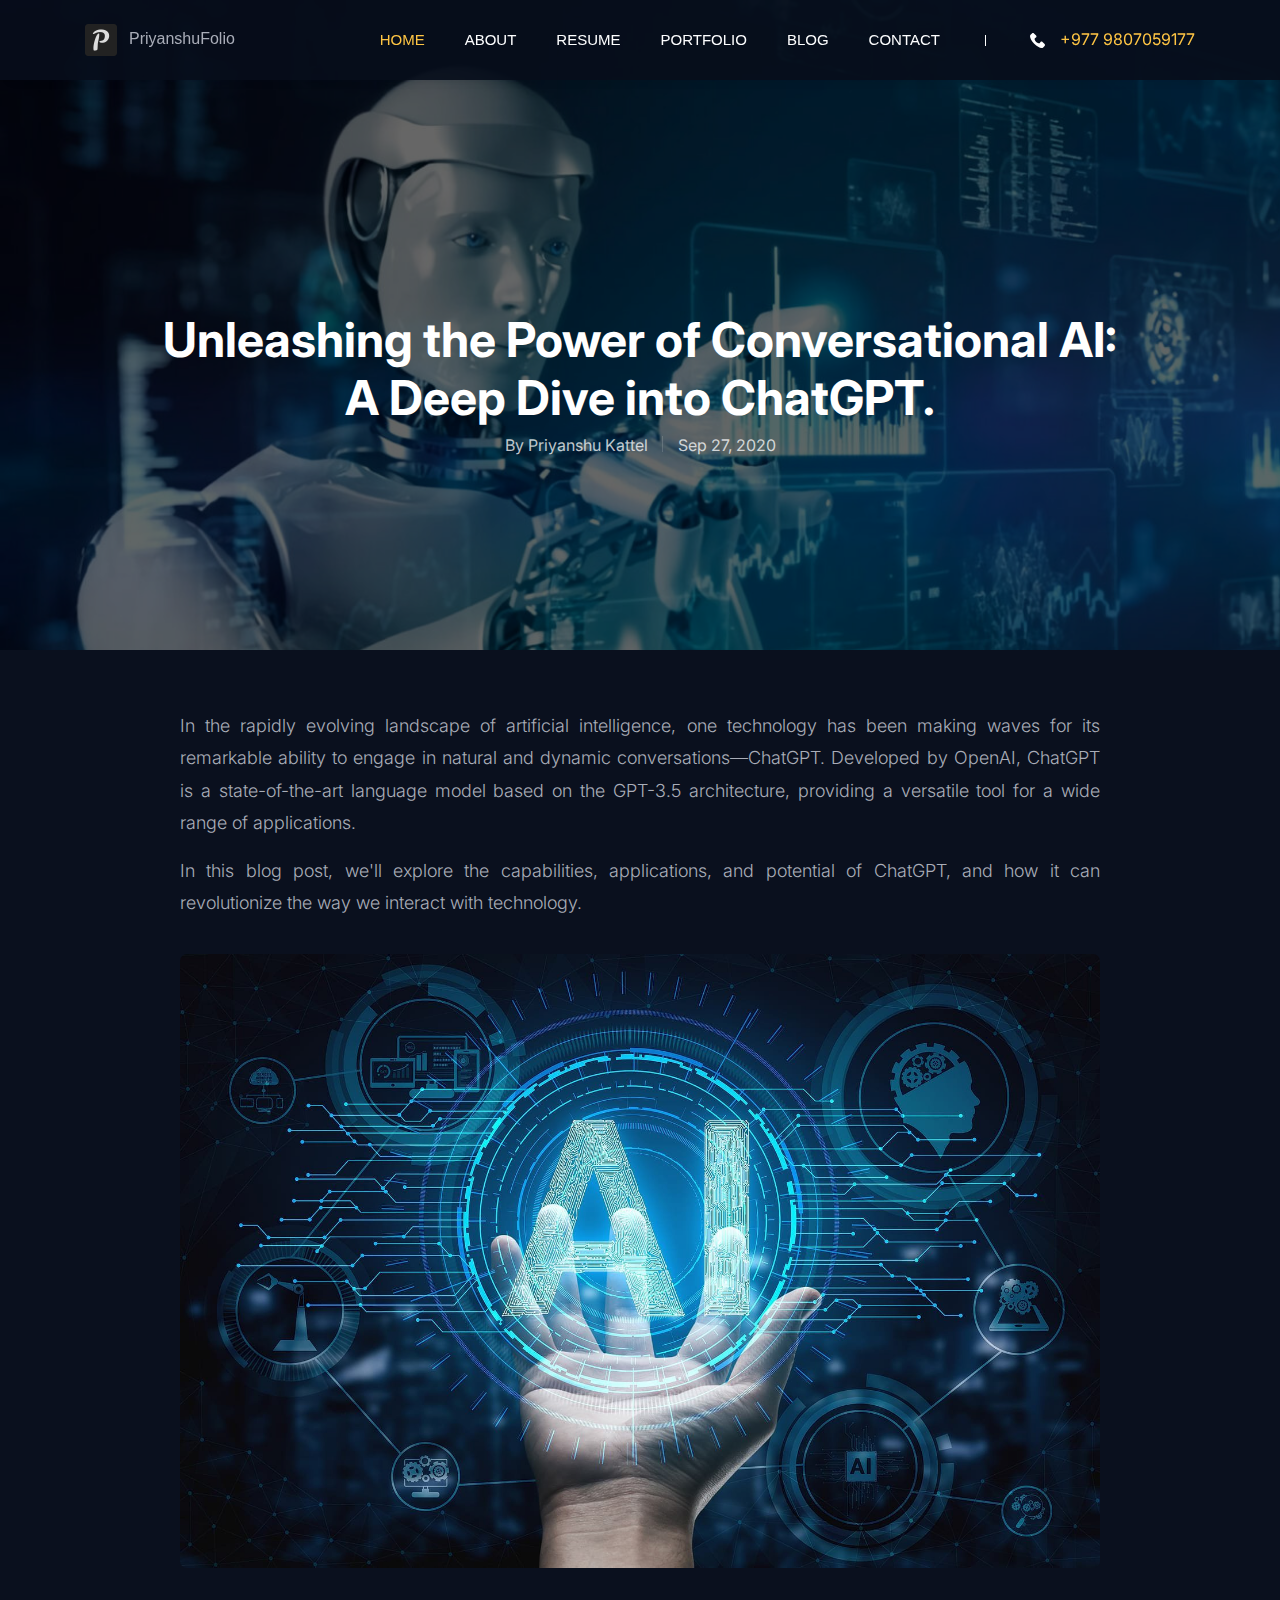
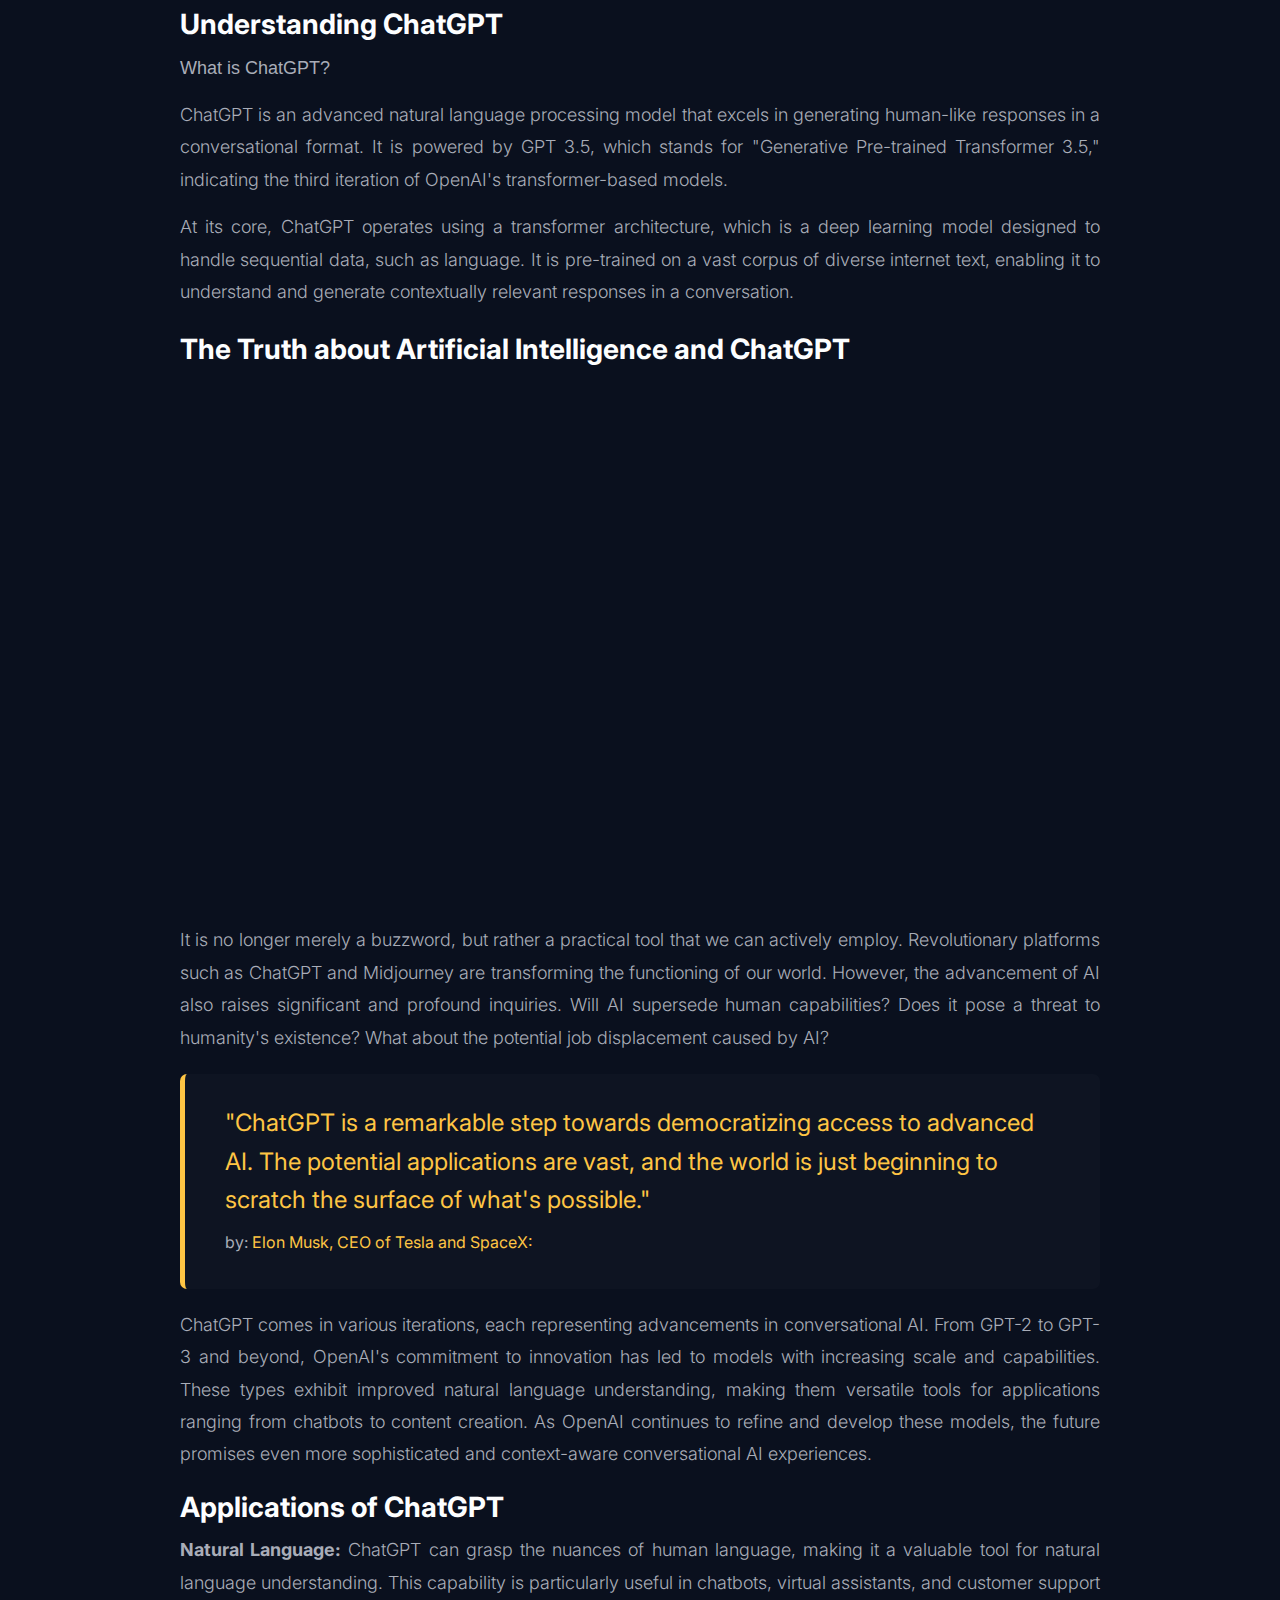
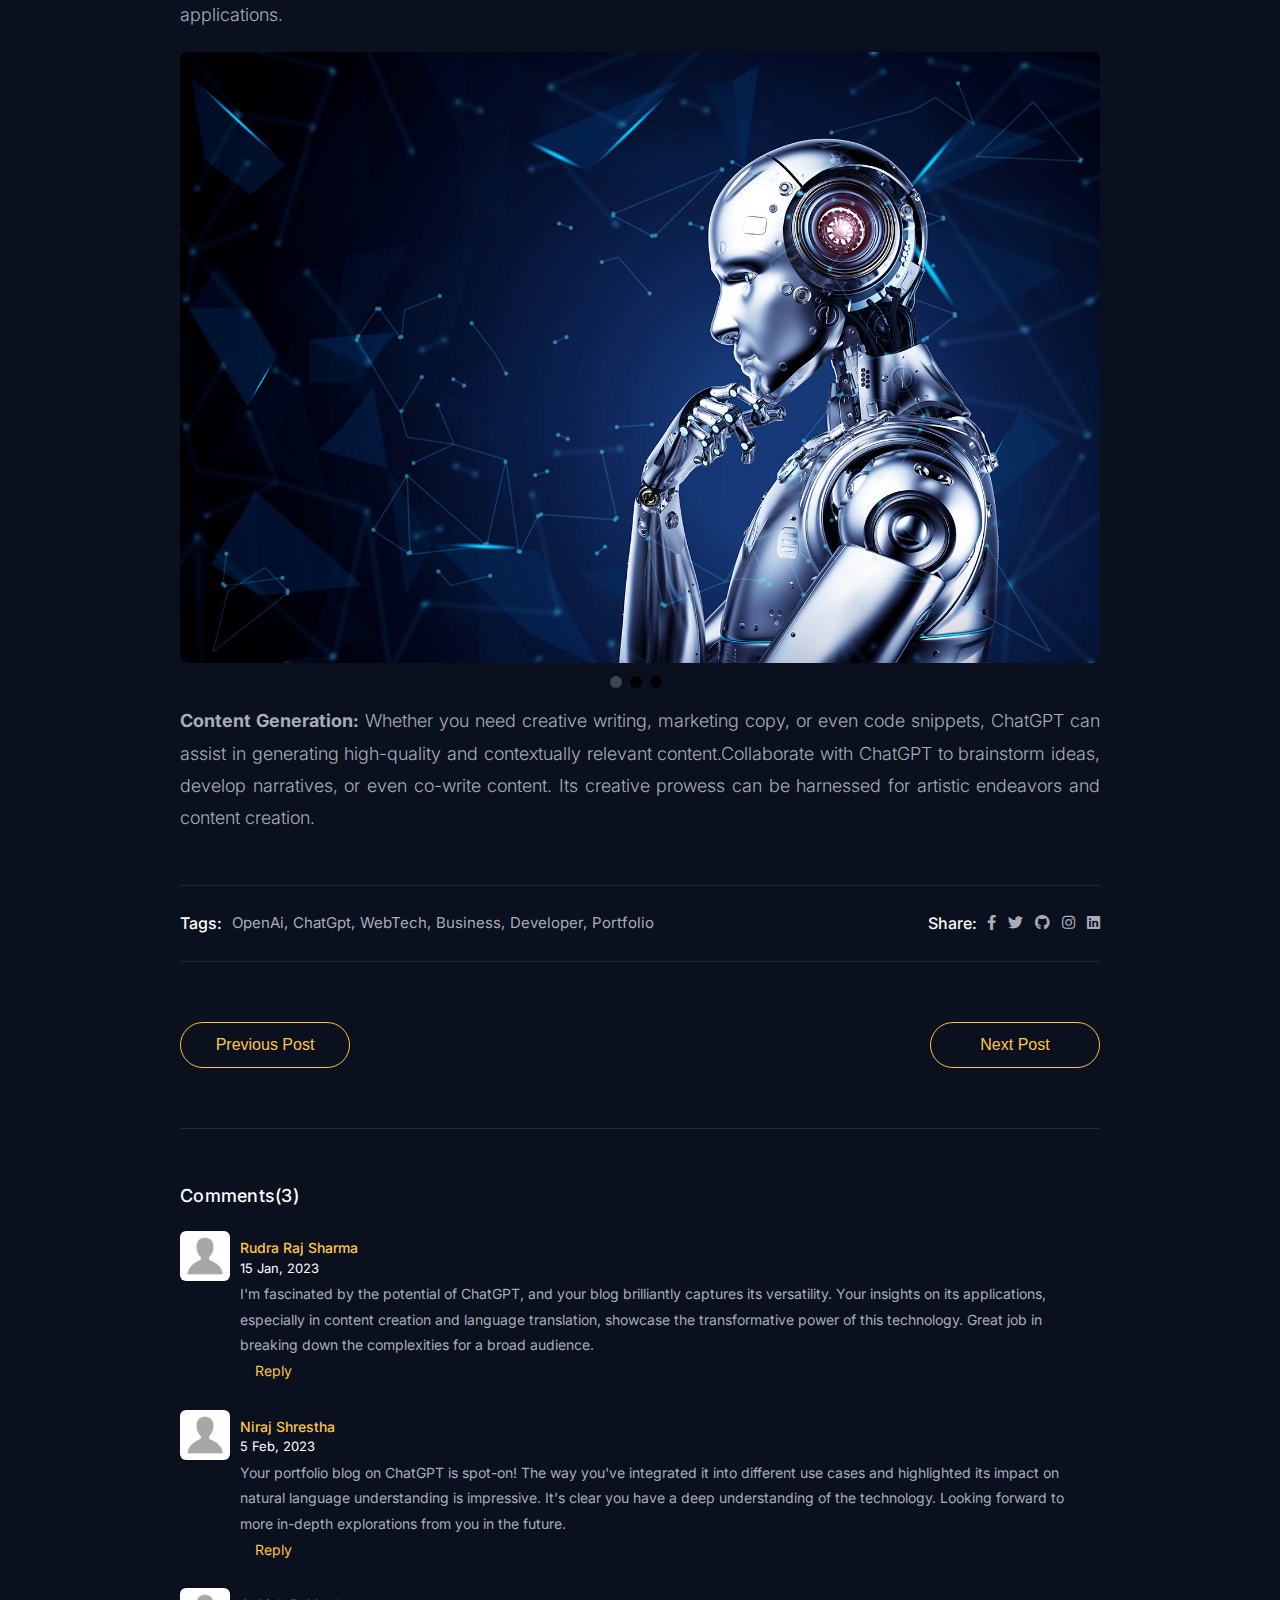
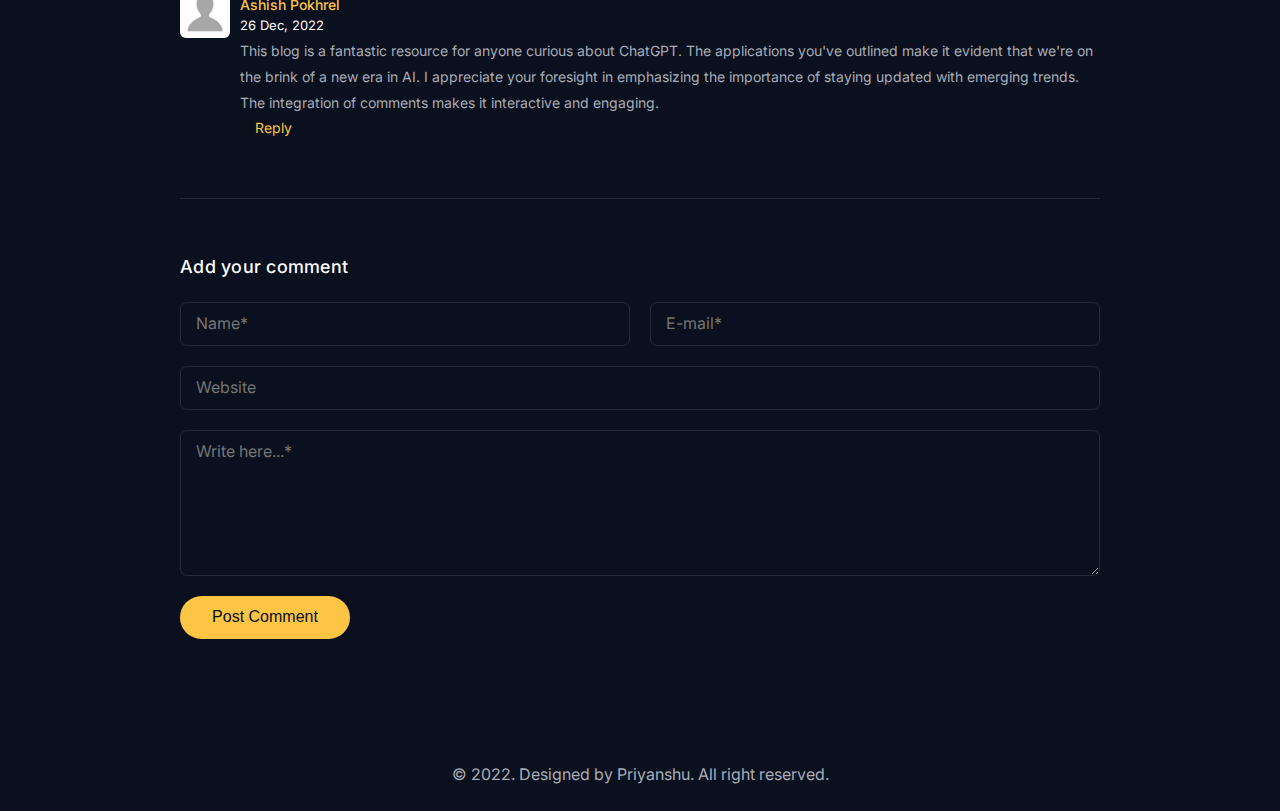
<file: blog-details.html>
<!DOCTYPE html>
<html class="no-js" lang="en">

<head>
  <!-- Meta Tags -->
  <meta charset="utf-8">
  <meta http-equiv="x-ua-compatible" content="ie=edge">
  <meta name="viewport" content="width=device-width, initial-scale=1">
  <meta name="author" content="Laralink">
  <!-- Page Title -->
  <title>Priyanshu - Personal Portfolio</title>
  <!-- Favicon Icon -->
  <link rel="icon" href="assets/img/favicon.png" />
  <!-- Stylesheets -->
  <link rel="stylesheet" href="assets/css/bootstrap.min.css" />
  <link rel="stylesheet" href="assets/css/fontawesome.css" />
  <link rel="stylesheet" href="assets/css/slick.css" />
  <link rel="stylesheet" href="assets/css/lightgallery.min.css" />
  <link rel="stylesheet" href="assets/css/animate.css" />
  <link rel="stylesheet" href="assets/css/style.css" />
</head>

<body id="home">
  <!-- Start Header Section -->
  <header class="st-site-header st-style1 st-sticky-header">
    <div class="st-main-header">
      <div class="container">
        <div class="st-main-header-in">
          <div class="st-main-header-left">
            <a class="st-site-branding" href="index.html"><img src="assets/img/icon/favicon-32x32.png" alt="Priyanshu" style="font-size: large;" >&nbsp;&nbsp; <text style="font-style: normal; font-family: sans-serif; justify-content: space-between;">PriyanshuFolio</text></a>
          </div>
          <div class="st-main-header-right">
            <div class="st-nav">
              <ul class="st-nav-list st-onepage-nav">
                <li><a href="index.html#home">Home</a></li>
                <li><a href="index.html#about">About</a></li>
                <li><a href="index.html#resume">Resume</a></li>
                <li><a href="index.html#portfolio">Portfolio</a></li>
                <li><a href="index.html#blog">Blog</a></li>
                <li><a href="index.html#contact">Contact</a></li>
              </ul>
              <div class="sp-phone">
                <svg viewBox="0 0 513.64 513.64">
                  <g>
                    <g>
                      <path d="M499.66,376.96l-71.68-71.68c-25.6-25.6-69.12-15.359-79.36,17.92c-7.68,23.041-33.28,35.841-56.32,30.72c-51.2-12.8-120.32-79.36-133.12-133.12c-7.68-23.041,7.68-48.641,30.72-56.32c33.28-10.24,43.52-53.76,17.92-79.36l-71.68-71.68c-20.48-17.92-51.2-17.92-69.12,0l-48.64,48.64c-48.64,51.2,5.12,186.88,125.44,307.2c120.32,120.32,256,176.641,307.2,125.44l48.64-48.64C517.581,425.6,517.581,394.88,499.66,376.96z" />
                    </g>
                  </g>
                </svg>
                <div class="sp-phone-no">+977 9807059177</div>
              </div>
            </div>
          </div>
        </div>
      </div>
    </div>
  </header>
  <!-- End Header Section -->

 <div class="st-content">
    <div class="st-page-heading st-dynamic-bg" data-src="assets/img/r7.jpg">
      <div class="container">
        <div class="st-page-heading-in text-center">
          <h1 class="st-page-heading-title">Unleashing the Power of Conversational AI: <br> A Deep Dive into ChatGPT.</h1>
          <div class="st-post-label">
            <span>By <a href="#">Priyanshu Kattel</a></span>
            <span>Sep 27, 2020</span>
          </div>
        </div>
      </div>
    </div><!-- .st-page-heading -->
    <div class="st-height-b100 st-height-lg-b80"></div>
    <div class="container">
      <div class="row">
        <div class="col-lg-10 offset-md-1">
          <div class="st-post-details st-style1">
            <p style="margin-top: -40px; text-align: justify;">In the rapidly evolving landscape of artificial intelligence, one technology has been making waves for its remarkable ability to engage in natural and dynamic conversations—ChatGPT. Developed by OpenAI, ChatGPT is a state-of-the-art language model based on the GPT-3.5 architecture, providing a versatile tool for a wide range of applications.</p>
            <p style="text-align: justify;"> In this blog post, we'll explore the capabilities, applications, and potential of ChatGPT, and how it can revolutionize the way we interact with technology.</p>
            <img style="margin-top: 20px;" class="st-zoom-in" src="assets/img/blog/where-is-ai-used.jpg" alt="blog1">
            <h2 style="margin-top: 20px;">Understanding ChatGPT</h2>
            <div class="st-post-info">
              <div class="st-post-text">
                <p style="font-weight: bolder; font-family: 'Franklin Gothic Medium', 'Arial Narrow', Arial, sans-serif;">What is ChatGPT?</p> <p style="text-align: justify;">ChatGPT is an advanced natural language processing model that excels in generating human-like responses in a conversational format. It is powered by GPT 3.5, which stands for "Generative Pre-trained Transformer 3.5," indicating the third iteration of OpenAI's transformer-based models.</p>
                <p style="text-align: justify;">At its core, ChatGPT operates using a transformer architecture, which is a deep learning model designed to handle sequential data, such as language. It is pre-trained on a vast corpus of diverse internet text, enabling it to understand and generate contextually relevant responses in a conversation.</p>
                <h2 style="margin-top: 25px;">The Truth about Artificial Intelligence and ChatGPT</h2>
                <!-- For Youtube -->
                <div style="margin-top: 10px;" class="embed-responsive embed-responsive-16by9">
                    <iframe style="margin-top: 20px;" class="embed-responsive-item" width="816" height="459" src="https://www.youtube.com/embed/vJefOB8kec8" allowfullscreen>
                    </iframe>
                </div>
                <!-- For Vimeo -->
                <!-- <div class="embed-responsive embed-responsive-16by9">
                    <iframe class="embed-responsive-item" width="816" height="459" src="https://player.vimeo.com/video/172077385?title=0&st-byline=0&portrait=0&color=EE5A3F&autoplay=0&loop=0&wmode=transparent" allowfullscreen></iframe>
                </div> -->
                <p  style="text-align: justify; margin-top: 30px;"> It is no longer merely a buzzword, but rather a practical tool that we can actively employ. Revolutionary platforms such as ChatGPT and Midjourney are transforming the functioning of our world. However, the advancement of AI also raises significant and profound inquiries. Will AI supersede human capabilities? Does it pose a threat to humanity's existence? What about the potential job displacement caused by AI?</p>
                <blockquote>"ChatGPT is a remarkable step towards democratizing access to advanced AI. The potential applications are vast, and the world is just beginning to scratch the surface of what's possible."<small>by: <span>Elon Musk, CEO of Tesla and SpaceX:</span></small></blockquote>
                <p style="text-align: justify;">ChatGPT comes in various iterations, each representing advancements in conversational AI. From GPT-2 to GPT-3 and beyond, OpenAI's commitment to innovation has led to models with increasing scale and capabilities. These types exhibit improved natural language understanding, making them versatile tools for applications ranging from chatbots to content creation. As OpenAI continues to refine and develop these models, the future promises even more sophisticated and context-aware conversational AI experiences.</p>
                <h2 style="margin-top: 20px;">Applications of ChatGPT</h2>
                <p style="text-align: justify;"><strong><span style="font-weight: bolder; margin-top: 20px;">Natural Language:</span></strong>
                  ChatGPT can grasp the nuances of human language, making it a valuable tool for natural language understanding. This capability is particularly useful in chatbots, virtual assistants, and customer support applications.</p>
                <div class="st-slider st-style1">
                  <div class="slick-container" data-autoplay="0" data-loop="1" data-speed="800" data-autoplay-timeout="1000" data-center="0" data-slides-per-view="1">
                    <div class="slick-wrapper">
                      <div class="slick-slide-in">
                        <img class="st-zoom-in" src="assets/img/blog/aaws.jpg" alt="blog1">
                      </div>
                      <div class="slick-slide-in">
                        <img class="st-zoom-in" src="assets/img/blog/R.jpg" alt="blog1">
                      </div>
                      <div class="slick-slide-in">
                        <img class="st-zoom-in" src="assets/img/blog/R (1).jpg" alt="blog1">
                      </div>
                    </div>
                  </div><!-- .slick-container -->
                  <div class="pagination st-style2"></div> <!-- If dont need Pagination then add class .st-hidden -->
                  <div class="swipe-arrow st-style1 st-hidden"> <!-- If dont need navigation then add class .st-hidden -->
                    <div class="slick-arrow-left"><i class="fa fa-angle-left"></i></div>
                    <div class="slick-arrow-right"><i class="fa fa-angle-right"></i></div>
                  </div>
                </div><!-- .st-slider -->
                <div class="st-height-b20 st-height-lg-b20"></div>
                <p style="text-align: justify;"><strong><span style="font-weight: bolder;">Content Generation:</span></strong>
                  Whether you need creative writing, marketing copy, or even code snippets, ChatGPT can assist in generating high-quality and contextually relevant content.Collaborate with ChatGPT to brainstorm ideas, develop narratives, or even co-write content. Its creative prowess can be harnessed for artistic endeavors and content creation.</p>
              </div>
              <div class="st-height-b35 st-height-lg-b35"></div>
              <div class="st-post-meta">
                <div class="st-post-tages">
                  <h4 class="st-post-tage-title">Tags:</h4>
                  <ul class="st-post-tage-list st-mp0">
                    <li><a href="https://chat.openai.com/">OpenAi</a></li>
                    <li><a href="https://chat.openai.com/">ChatGpt</a></li>
                    <li><a href="https://www.geeksforgeeks.org/web-technology/">WebTech</a></li>
                    <li><a href="https://www.business.com/">Business</a></li>
                    <li><a href="https://developer.mozilla.org/en-US/docs/Web/CSS/text-emphasis-color">Developer</a></li>
                    <li><a href="https://www.elegantthemes.com/gallery/divi/?utm_source=Retargeting&utm_medium=Web+Design&utm_campaign=Microsoft+Search&msclkid=761a203ed47c1e14eab54515324af859">Portfolio</a></li>
                  </ul>
                </div>
                <div class="st-post-share">
                  <h4 class="st-post-share-title">Share:</h4>
                  <div class="st-post-share-btn-list">
                     <a href="https://www.facebook.com/profile.php?id=100070849075277"><i class="fab fa-facebook-f"></i></a> 
                     <a href="https://twitter.com/kattelpriyanshu"><i class="fab fa-twitter"></i></a> 
                     <a href="https://github.com/priyanshusharma44"><i class="fab fa-github"></i></a> 
                     <a href="https://www.instagram.com/priyanshu.efx/"><i class="fab fa-instagram"></i></a> 
                     <a href="https://www.linkedin.com/in/priyanshu-sharma-57122216a/"><i class="fab fa-linkedin"></i></a>
                  </div>
                </div>
              </div>
              <div class="st-height-b60 st-height-lg-b60"></div>
            </div>
            <div class="st-post-btn-gropu">
              <a href="blog-details2.html" class="st-btn st-style2 st-color1 st-size-medium">Previous Post</a>
              <a href="blog-details1.html" class="st-btn st-style2 st-color1 st-size-medium">Next Post</a>
            </div>
          </div>
          <div class="st-height-b60 st-height-lg-b60"></div>
          <div class="comments-area">
            <div class="comment-list-outer">
              <h2 class="comments-title">Comments(3)</h2>
              <ol class="comment-list">
                <li class="comment">
                  <div class="comment-body">
                    <div class="comment-meta">
                      <div class="comment-author">
                        <img src="assets/img/aawq.jpg" alt="comment1" class="avatar">
                        <a style="text-align: left;" href="https://www.facebook.com/rudraraj.jamarkattel" class="nm">Rudra Raj Sharma</a>
                      </div><!-- .comment-author -->
                      <div style="text-align: left;" class="comment-metadata">
                        <a style="text-align: left;" href="#"><span style="text-align: left;">15 Jan, 2023</span></a>
                      </div><!-- .comment-metadata -->
                    </div><!-- .comment-meta -->
                    <div class="comment-content">
                      <p style="text-align: left;">I'm fascinated by the potential of ChatGPT, and your blog brilliantly captures its versatility. Your insights on its applications, especially in content creation and language translation, showcase the transformative power of this technology. Great job in breaking down the complexities for a broad audience.</p>
                    </div>
                    <div style="text-align: left;" class="reply"><a style="text-align: left;" href="#" class="comment-reply-link">Reply</a></div>
                  </div>
                  <ol class="children">
                    <li class="comment">
                      <div class="comment-body">
                        <div class="comment-meta">
                          <div class="comment-author">
                            <img src="assets/img/aawq.jpg" alt="comment1" class="avatar">
                            <span style="text-align: left;" class="nm"><a style="text-align: left;" href="#">Niraj Shrestha</a></span>
                          </div><!-- .comment-author -->
                          <div style="text-align: left;" class="comment-metadata">
                            <a href="#"><span>5 Feb, 2023</span></a>
                          </div><!-- .comment-metadata -->
                        </div><!-- .comment-meta -->
                        <div class="comment-content">
                          <p style="text-align: left;">Your portfolio blog on ChatGPT is spot-on! The way you've integrated it into different use cases and highlighted its impact on natural language understanding is impressive. It's clear you have a deep understanding of the technology. Looking forward to more in-depth explorations from you in the future.</p>
                        </div>
                        <div style="text-align: left;" class="reply"><a style="text-align: left;" href="#" class="comment-reply-link">Reply</a></div>
                      </div>
                    </li>
                  </ol><!-- .children -->
                </li>
                <li class="comment">
                  <div class="comment-body">
                    <div class="comment-meta">
                      <div class="comment-author">
                        <img src="assets/img/aawq.jpg" alt="comment1" class="avatar">
                        <span style="text-align: left;" class="nm"><a style="text-align: left;" href="https://www.facebook.com/aashish.pokhrel.5682">Ashish Pokhrel</a></span>
                      </div><!-- .comment-author -->
                      <div style="text-align: left;" class="comment-metadata">
                        <a href="#"><span>26 Dec, 2022</span></a>
                      </div><!-- .comment-metadata -->
                    </div><!-- .comment-meta -->
                    <div class="comment-content">
                      <p style="text-align: left;">This blog is a fantastic resource for anyone curious about ChatGPT. The applications you've outlined make it evident that we're on the brink of a new era in AI. I appreciate your foresight in emphasizing the importance of staying updated with emerging trends. The integration of comments makes it interactive and engaging.</p>
                    </div>
                    <div style="text-align: left;" class="reply"><a style="text-align: left;" href="#" class="comment-reply-link">Reply</a></div>
                  </div>
                </li>
              </ol><!-- .comment-list -->
            </div><!-- .comment-list-outer -->
            <div class="comment-respond">
              <h2 class="comment-reply-title">Add your comment</h2>
              <form method="post" class="comment-form">
                <p class="comment-form-author">
                  <input name="author" type="text" placeholder="Name*" required="">
                </p>
                <p class="comment-form-email">
                  <input name="email" type="email" placeholder="E-mail*" required="">
                </p>
                <p class="comment-form-url">
                  <input id="url" name="url" type="url" placeholder="Website">
                </p>
                <p class="comment-form-comment">
                  <textarea name="comment" cols="40" rows="5" placeholder="Write here...*" required=""></textarea>
                </p>
                <p class="form-submit">
                  <button type="submit" class="st-btn st-style1 st-color1 st-size-medium">Post Comment</button>
                </p>
              </form>
            </div><!-- .comment-respond -->
          </div>
        </div>
      </div>
    </div>
    <div class="st-height-b100 st-height-lg-b80"></div>
  </div>


  <!-- Start Footer Seciton -->
  <footer>
    <div class="container">
      <div class="st-copyright-wrap text-center">
        <div class="st-copyright-text">© 2022. Designed by Priyanshu. All right reserved.</div>
      </div>
    </div>
  </footer>
  <!-- End Footer Seciton -->

  <!-- Scripts -->
  <script src="assets/js/jquery-1.12.4.min.js"></script>
  <script src="assets/js/jquery.slick.min.js"></script>
  <script src="assets/js/lightgallery.min.js"></script>
  <script src="assets/js/wow.min.js"></script>
  <script src="assets/js/ripples.min.js"></script>
  <script src="assets/js/particles.min.js"></script>
  <script src="assets/js/main.js"></script>
</body>

</html>
</file>
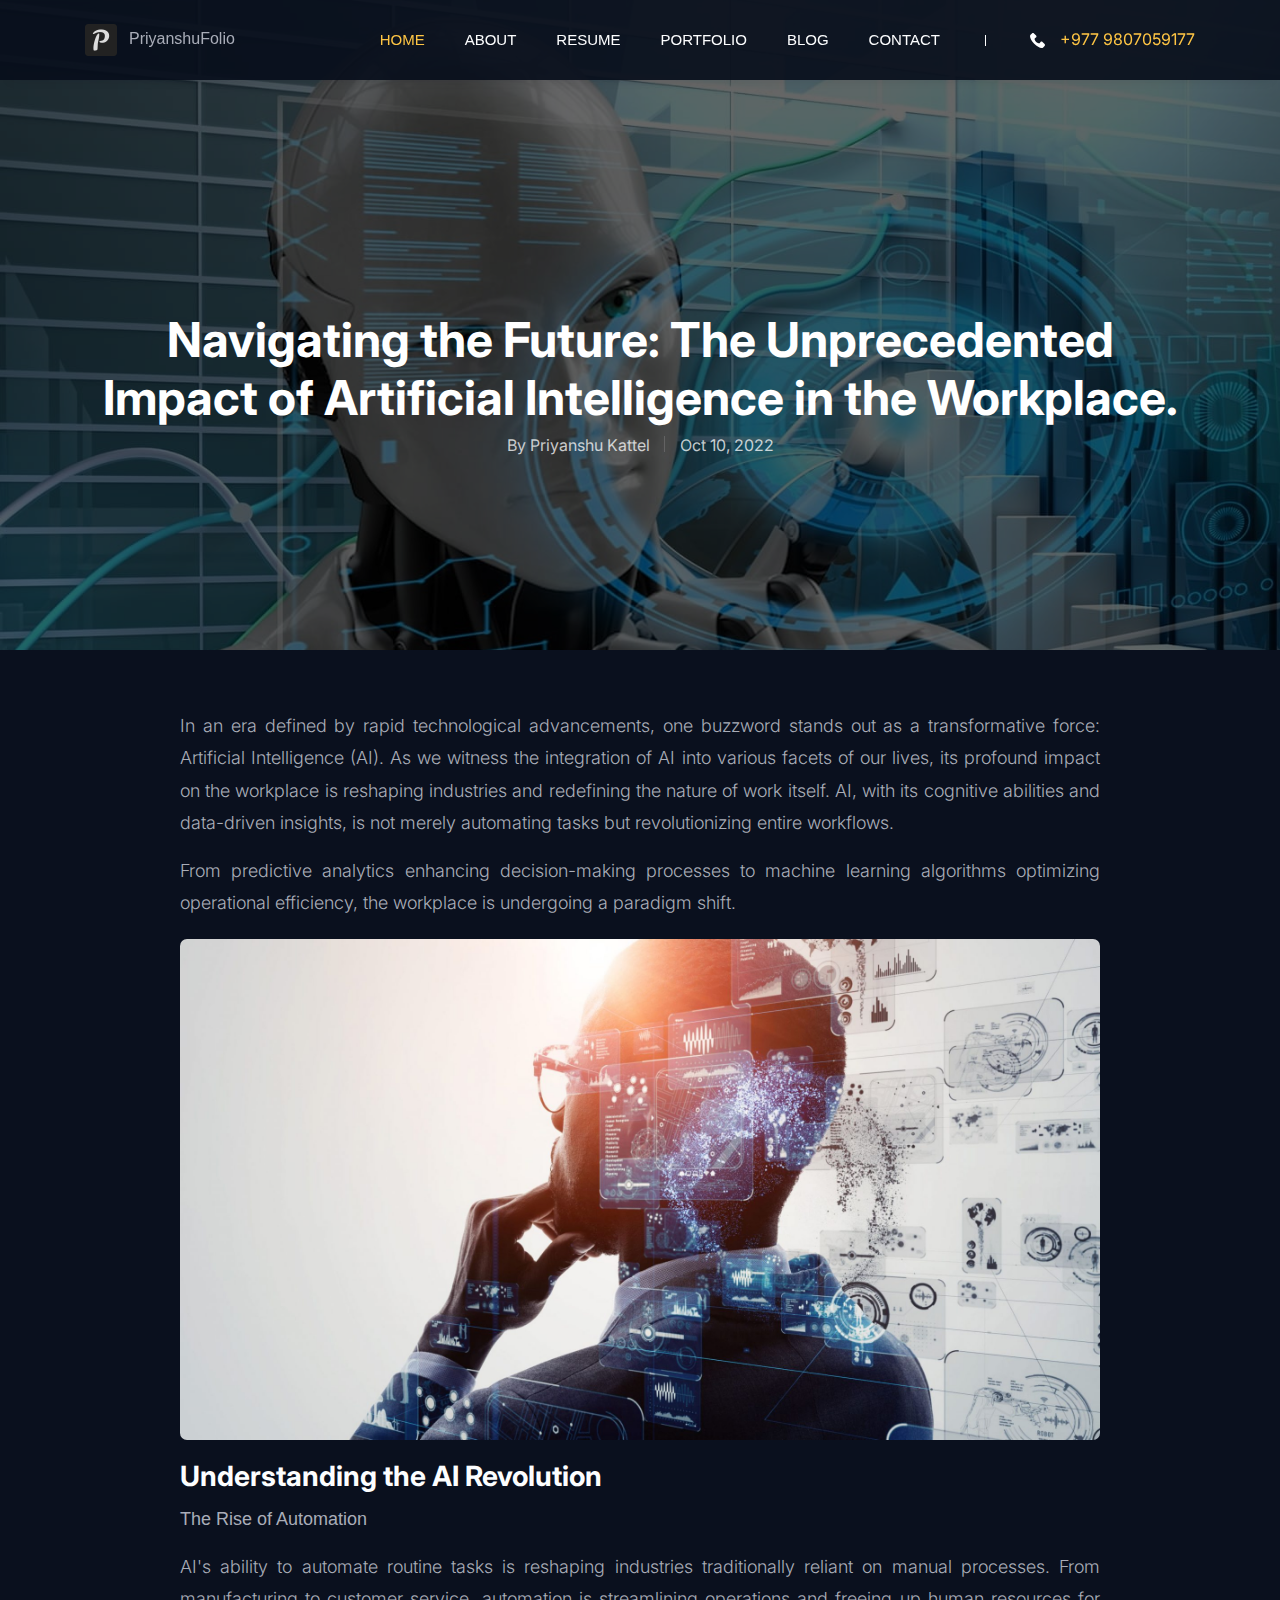
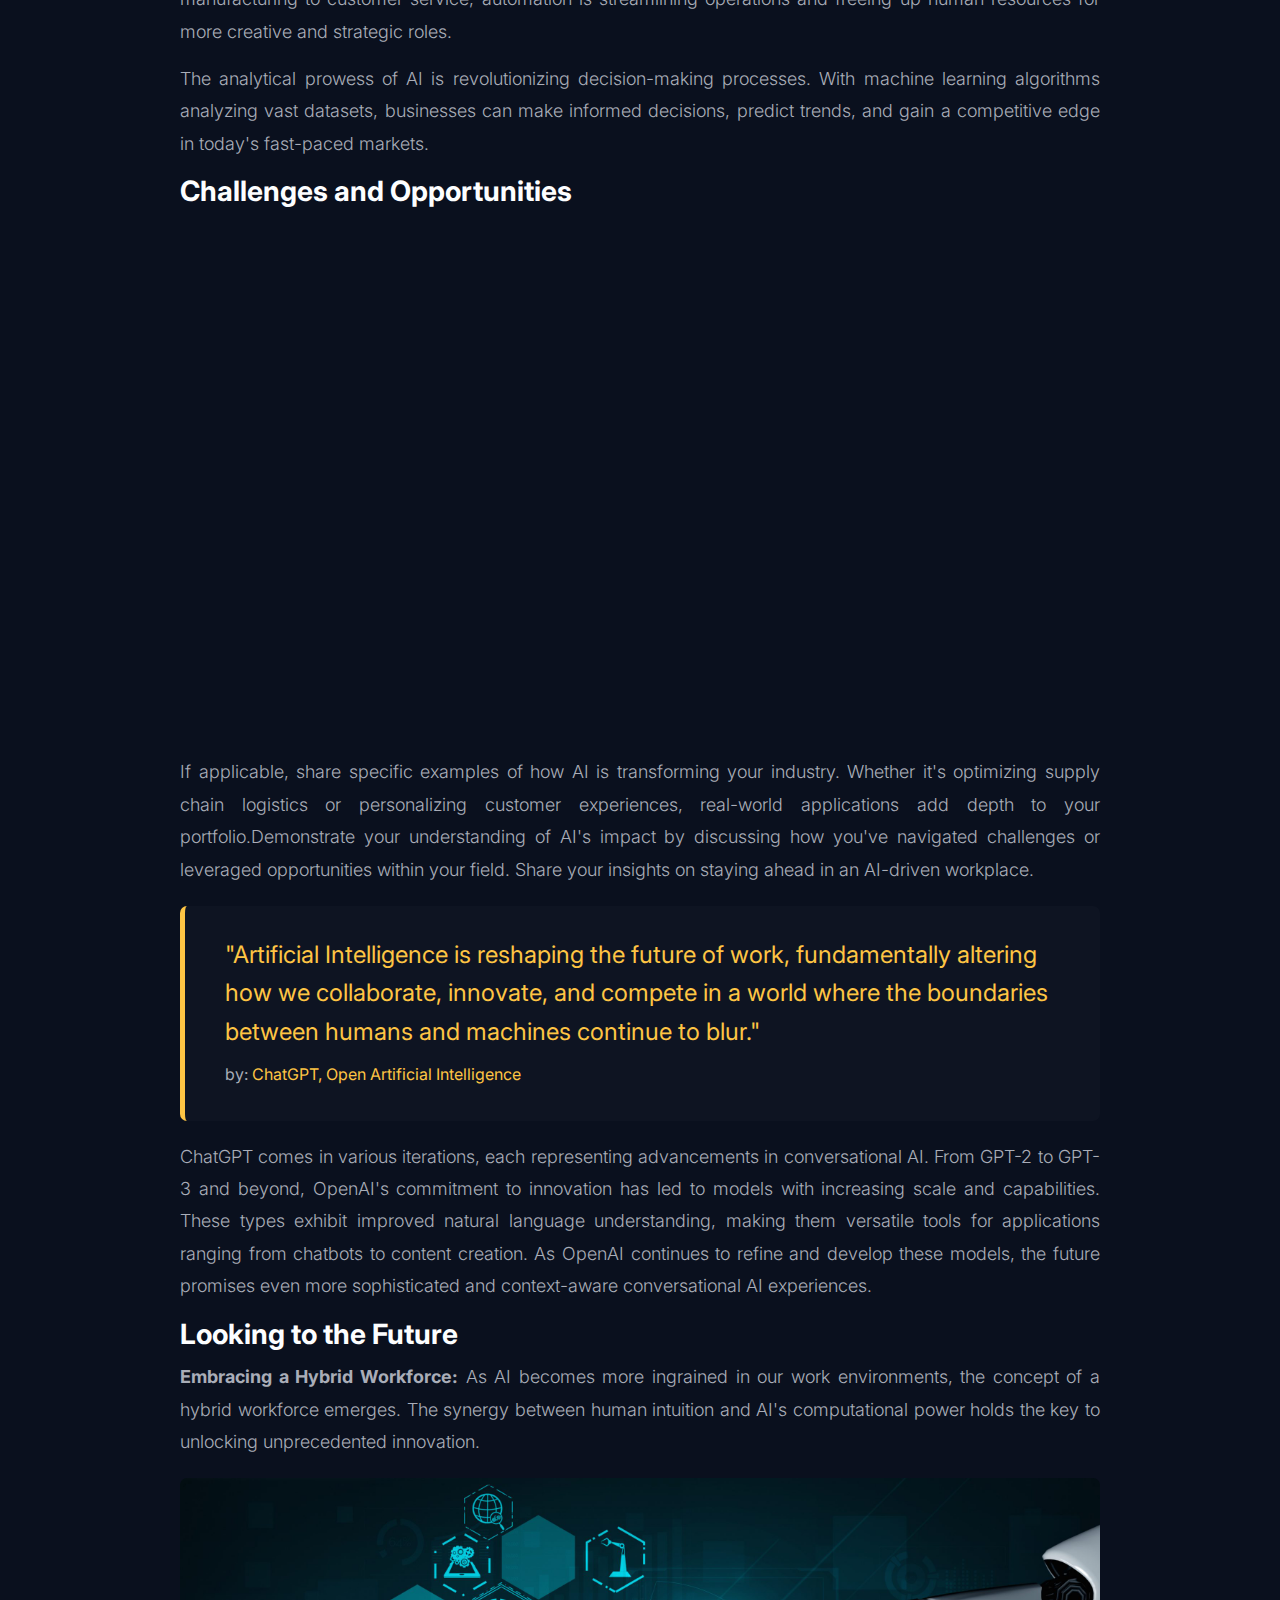
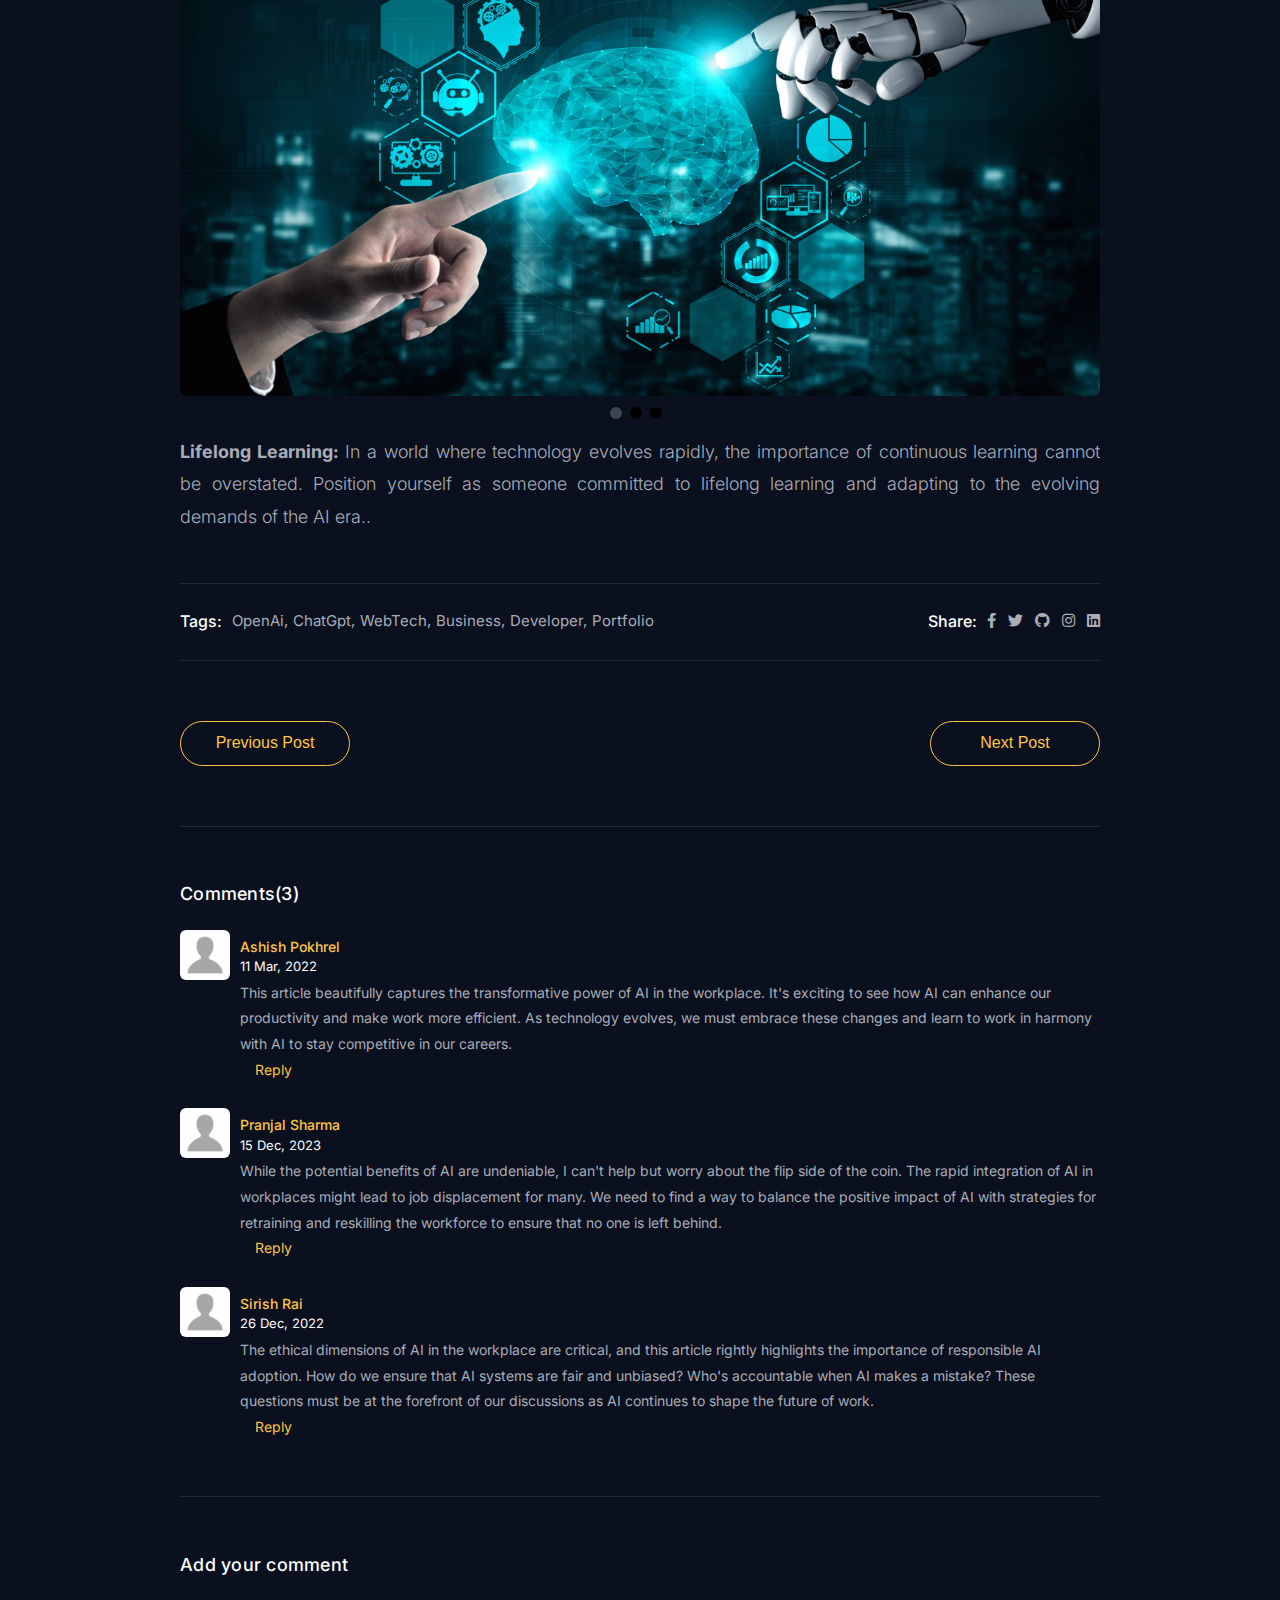
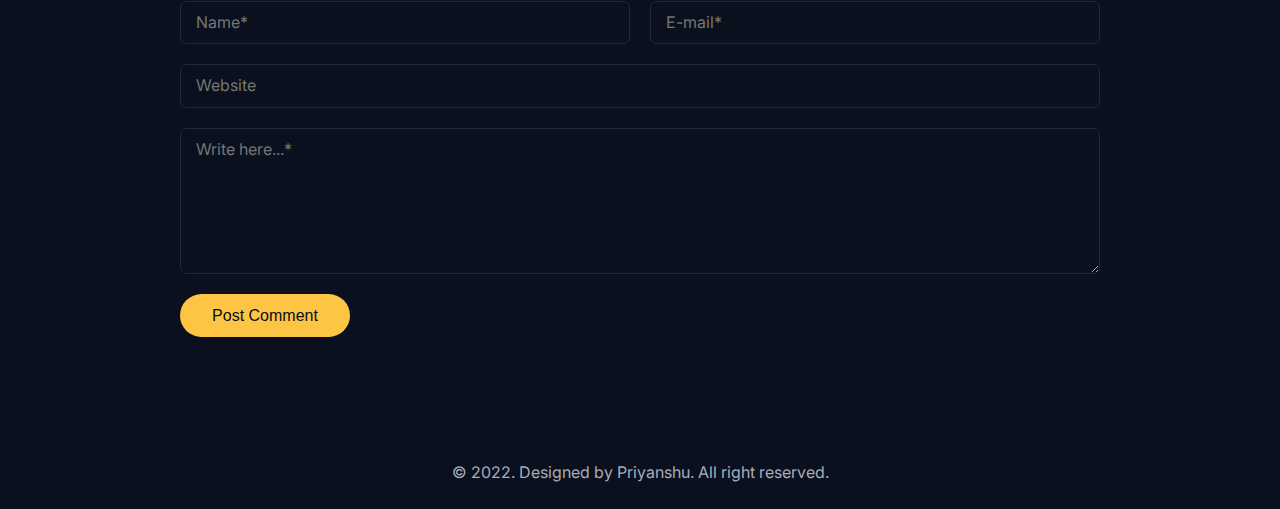
<file: blog-details1.html>
<!DOCTYPE html>
<html class="no-js" lang="en">

<head>
  <!-- Meta Tags -->
  <meta charset="utf-8">
  <meta http-equiv="x-ua-compatible" content="ie=edge">
  <meta name="viewport" content="width=device-width, initial-scale=1">
  <meta name="author" content="Laralink">
  <meta name="google-site-verification" content="zvtA55HeXmqbSKovOJusNc9uOxiPBufGa5c1ShHsL34" />
  <!-- Page Title -->
  <title>Priyanshu - Personal Portfolio</title>
  <!-- Favicon Icon -->
  <link rel="icon" href="assets/img/favicon.png" />
  <!-- Stylesheets -->
  <link rel="stylesheet" href="assets/css/bootstrap.min.css" />
  <link rel="stylesheet" href="assets/css/fontawesome.css" />
  <link rel="stylesheet" href="assets/css/slick.css" />
  <link rel="stylesheet" href="assets/css/lightgallery.min.css" />
  <link rel="stylesheet" href="assets/css/animate.css" />
  <link rel="stylesheet" href="assets/css/style.css" />
</head>

<body id="home">
  <!-- Start Header Section -->
  <header class="st-site-header st-style1 st-sticky-header">
    <div class="st-main-header">
      <div class="container">
        <div class="st-main-header-in">
          <div class="st-main-header-left">
            <a class="st-site-branding" href="index.html"><img src="assets/img/icon/favicon-32x32.png" alt="Priyanshu" style="font-size: large;" >&nbsp;&nbsp; <text style="font-style: normal; font-family: sans-serif; justify-content: space-between;">PriyanshuFolio</text></a>
          </div>
          <div class="st-main-header-right">
            <div class="st-nav">
              <ul class="st-nav-list st-onepage-nav">
                <li><a href="index.html#home">Home</a></li>
                <li><a href="index.html#about">About</a></li>
                <li><a href="index.html#resume">Resume</a></li>
                <li><a href="index.html#portfolio">Portfolio</a></li>
                <li><a href="index.html#blog">Blog</a></li>
                <li><a href="index.html#contact">Contact</a></li>
              </ul>
              <div class="sp-phone">
                <svg viewBox="0 0 513.64 513.64">
                  <g>
                    <g>
                      <path d="M499.66,376.96l-71.68-71.68c-25.6-25.6-69.12-15.359-79.36,17.92c-7.68,23.041-33.28,35.841-56.32,30.72c-51.2-12.8-120.32-79.36-133.12-133.12c-7.68-23.041,7.68-48.641,30.72-56.32c33.28-10.24,43.52-53.76,17.92-79.36l-71.68-71.68c-20.48-17.92-51.2-17.92-69.12,0l-48.64,48.64c-48.64,51.2,5.12,186.88,125.44,307.2c120.32,120.32,256,176.641,307.2,125.44l48.64-48.64C517.581,425.6,517.581,394.88,499.66,376.96z" />
                    </g>
                  </g>
                </svg>
                <div class="sp-phone-no">+977 9807059177</div>
              </div>
            </div>
          </div>
        </div>
      </div>
    </div>
  </header>
  <!-- End Header Section -->

 <div class="st-content">
    <div class="st-page-heading st-dynamic-bg" data-src="assets/img/aaaee.jpg">
      <div class="container">
        <div class="st-page-heading-in text-center">
          <h1 class="st-page-heading-title">Navigating the Future: The Unprecedented Impact of Artificial Intelligence in the Workplace.</h1>
          <div class="st-post-label">
            <span>By <a href="#">Priyanshu Kattel</a></span>
            <span>Oct 10, 2022</span>
          </div>
        </div>
      </div>
    </div><!-- .st-page-heading -->
    <div class="st-height-b100 st-height-lg-b80"></div>
    <div class="container">
      <div class="row">
        <div class="col-lg-10 offset-md-1">
          <div class="st-post-details st-style1">
            <p style="margin-top: -40px; text-align: justify;">In an era defined by rapid technological advancements, one buzzword stands out as a transformative force: Artificial Intelligence (AI). As we witness the integration of AI into various facets of our lives, its profound impact on the workplace is reshaping industries and redefining the nature of work itself. AI, with its cognitive abilities and data-driven insights, is not merely automating tasks but revolutionizing entire workflows.</p>
            <p style="text-align: justify;">  From predictive analytics enhancing decision-making processes to machine learning algorithms optimizing operational efficiency, the workplace is undergoing a paradigm shift.</p>
            <img class="st-zoom-in" src="assets/img/abcd.jpg" alt="blog1">
            <h2>Understanding the AI Revolution</h2>
            <div class="st-post-info">
              <div class="st-post-text">
                <p style="font-weight: bolder; font-family: 'Franklin Gothic Medium', 'Arial Narrow', Arial, sans-serif;">The Rise of Automation</p> <p style="text-align: justify;">AI's ability to automate routine tasks is reshaping industries traditionally reliant on manual processes. From manufacturing to customer service, automation is streamlining operations and freeing up human resources for more creative and strategic roles.</p>
                <p style="text-align: justify;">The analytical prowess of AI is revolutionizing decision-making processes. With machine learning algorithms analyzing vast datasets, businesses can make informed decisions, predict trends, and gain a competitive edge in today's fast-paced markets.</p>
                <h2>Challenges and Opportunities</h2>
                <!-- For Youtube -->
                <div class="embed-responsive embed-responsive-16by9">
                    <iframe class="embed-responsive-item" width="816" height="459" src="https://www.youtube.com/embed/t4mRLkUfEts" allowfullscreen>
                    </iframe>
                </div>
                <!-- For Vimeo -->
                <!-- <div class="embed-responsive embed-responsive-16by9">
                    <iframe class="embed-responsive-item" width="816" height="459" src="https://player.vimeo.com/video/172077385?title=0&st-byline=0&portrait=0&color=EE5A3F&autoplay=0&loop=0&wmode=transparent" allowfullscreen></iframe>
                </div> -->
                <p style="text-align: justify;"> If applicable, share specific examples of how AI is transforming your industry. Whether it's optimizing supply chain logistics or personalizing customer experiences, real-world applications add depth to your portfolio.Demonstrate your understanding of AI's impact by discussing how you've navigated challenges or leveraged opportunities within your field. Share your insights on staying ahead in an AI-driven workplace.</p>
                <blockquote>"Artificial Intelligence is reshaping the future of work, fundamentally altering how we collaborate, innovate, and compete in a world where the boundaries between humans and machines continue to blur."<small>by: <span>ChatGPT, Open Artificial Intelligence</span></small></blockquote>
                <p style="text-align: justify;">ChatGPT comes in various iterations, each representing advancements in conversational AI. From GPT-2 to GPT-3 and beyond, OpenAI's commitment to innovation has led to models with increasing scale and capabilities. These types exhibit improved natural language understanding, making them versatile tools for applications ranging from chatbots to content creation. As OpenAI continues to refine and develop these models, the future promises even more sophisticated and context-aware conversational AI experiences.</p>
                <h2>Looking to the Future</h2>
                <p style="text-align: justify;"><strong><span style="font-weight: bolder;">Embracing a Hybrid Workforce:</span></strong>
                  As AI becomes more ingrained in our work environments, the concept of a hybrid workforce emerges. The synergy between human intuition and AI's computational power holds the key to unlocking unprecedented innovation.</p>
                <div class="st-slider st-style1">
                  <div class="slick-container" data-autoplay="0" data-loop="1" data-speed="800" data-autoplay-timeout="1000" data-center="0" data-slides-per-view="1">
                    <div class="slick-wrapper">
                      <div class="slick-slide-in">
                        <img class="st-zoom-in" src="assets/img/abc.jpg">
                      </div>
                      <div class="slick-slide-in">
                        <img class="st-zoom-in" src="assets/img/r3.jpg">
                      </div>
                      <div class="slick-slide-in">
                        <img class="st-zoom-in" src="assets/img/aw.jpg">
                      </div>
                    </div>
                  </div><!-- .slick-container -->
                  <div class="pagination st-style2"></div> <!-- If dont need Pagination then add class .st-hidden -->
                  <div class="swipe-arrow st-style1 st-hidden"> <!-- If dont need navigation then add class .st-hidden -->
                    <div class="slick-arrow-left"><i class="fa fa-angle-left"></i></div>
                    <div class="slick-arrow-right"><i class="fa fa-angle-right"></i></div>
                  </div>
                </div><!-- .st-slider -->
                <div class="st-height-b20 st-height-lg-b20"></div>
                <p style="text-align: justify;"><strong><span style="font-weight: bolder;">Lifelong Learning:</span></strong>
                  In a world where technology evolves rapidly, the importance of continuous learning cannot be overstated. Position yourself as someone committed to lifelong learning and adapting to the evolving demands of the AI era..</p>
              </div>
              <div class="st-height-b35 st-height-lg-b35"></div>
              <div class="st-post-meta">
                <div class="st-post-tages">
                  <h4 class="st-post-tage-title">Tags:</h4>
                  <ul class="st-post-tage-list st-mp0">
                    <li><a href="https://chat.openai.com/">OpenAi</a></li>
                    <li><a href="https://chat.openai.com/">ChatGpt</a></li>
                    <li><a href="https://www.geeksforgeeks.org/web-technology/">WebTech</a></li>
                    <li><a href="https://www.business.com/">Business</a></li>
                    <li><a href="https://developer.mozilla.org/en-US/docs/Web/CSS/text-emphasis-color">Developer</a></li>
                    <li><a href="https://www.elegantthemes.com/gallery/divi/?utm_source=Retargeting&utm_medium=Web+Design&utm_campaign=Microsoft+Search&msclkid=761a203ed47c1e14eab54515324af859">Portfolio</a></li>
                  </ul>
                </div>
                <div class="st-post-share">
                  <h4 class="st-post-share-title">Share:</h4>
                  <div class="st-post-share-btn-list">
                     <a href="https://www.facebook.com/profile.php?id=100070849075277"><i class="fab fa-facebook-f"></i></a> 
                     <a href="https://twitter.com/kattelpriyanshu"><i class="fab fa-twitter"></i></a> 
                     <a href="https://github.com/priyanshusharma44"><i class="fab fa-github"></i></a> 
                     <a href="https://www.instagram.com/priyanshu.efx/"><i class="fab fa-instagram"></i></a> 
                     <a href="https://www.linkedin.com/in/priyanshu-sharma-57122216a/"><i class="fab fa-linkedin"></i></a>
                  </div>
                </div>
              </div>
              <div class="st-height-b60 st-height-lg-b60"></div>
            </div>
            <div class="st-post-btn-gropu">
              <a href="blog-details.html" class="st-btn st-style2 st-color1 st-size-medium">Previous Post</a>
              <a href="blog-details2.html" class="st-btn st-style2 st-color1 st-size-medium">Next Post</a>
            </div>
          </div>
          <div class="st-height-b60 st-height-lg-b60"></div>
          <div class="comments-area">
            <div class="comment-list-outer">
              <h2 class="comments-title">Comments(3)</h2>
              <ol class="comment-list">
                <li class="comment">
                  <div class="comment-body">
                    <div class="comment-meta">
                      <div class="comment-author">
                        <img src="assets/img/aawq.jpg" alt="comment1" class="avatar">
                        <a href="https://www.facebook.com/aashish.pokhrel.5682" class="nm">Ashish Pokhrel</a>
                      </div><!-- .comment-author -->
                      <div class="comment-metadata">
                        <a href="#"><span>11 Mar, 2022</span></a>
                      </div><!-- .comment-metadata -->
                    </div><!-- .comment-meta -->
                    <div class="comment-content">
                      <p>This article beautifully captures the transformative power of AI in the workplace. It's exciting to see how AI can enhance our productivity and make work more efficient. As technology evolves, we must embrace these changes and learn to work in harmony with AI to stay competitive in our careers.</p>
                    </div>
                    <div class="reply"><a href="#" class="comment-reply-link">Reply</a></div>
                  </div>
                  <ol class="children">
                    <li class="comment">
                      <div class="comment-body">
                        <div class="comment-meta">
                          <div class="comment-author">
                            <img src="assets/img/aawq.jpg" alt="comment1" class="avatar">
                            <span class="nm"><a href="https://www.facebook.com/Pranjal2059">Pranjal Sharma</a></span>
                          </div><!-- .comment-author -->
                          <div class="comment-metadata">
                            <a href="#"><span>15 Dec, 2023</span></a>
                          </div><!-- .comment-metadata -->
                        </div><!-- .comment-meta -->
                        <div class="comment-content">
                          <p>While the potential benefits of AI are undeniable, I can't help but worry about the flip side of the coin. The rapid integration of AI in workplaces might lead to job displacement for many. We need to find a way to balance the positive impact of AI with strategies for retraining and reskilling the workforce to ensure that no one is left behind.</p>
                        </div>
                        <div class="reply"><a href="#" class="comment-reply-link">Reply</a></div>
                      </div>
                    </li>
                  </ol><!-- .children -->
                </li>
                <li class="comment">
                  <div class="comment-body">
                    <div class="comment-meta">
                      <div class="comment-author">
                        <img src="assets/img/aawq.jpg" alt="comment1" class="avatar">
                        <span class="nm"><a href="https://www.facebook.com/sovaghale.gurung.1">Sirish Rai</a></span>
                      </div><!-- .comment-author -->
                      <div class="comment-metadata">
                        <a href="#"><span>26 Dec, 2022</span></a>
                      </div><!-- .comment-metadata -->
                    </div><!-- .comment-meta -->
                    <div class="comment-content">
                      <p>The ethical dimensions of AI in the workplace are critical, and this article rightly highlights the importance of responsible AI adoption. How do we ensure that AI systems are fair and unbiased? Who's accountable when AI makes a mistake? These questions must be at the forefront of our discussions as AI continues to shape the future of work.</p>
                    </div>
                    <div class="reply"><a href="#" class="comment-reply-link">Reply</a></div>
                  </div>
                </li>
              </ol><!-- .comment-list -->
            </div><!-- .comment-list-outer -->
            <div class="comment-respond">
              <h2 class="comment-reply-title">Add your comment</h2>
              <form method="post" class="comment-form">
                <p class="comment-form-author">
                  <input name="author" type="text" placeholder="Name*" required="">
                </p>
                <p class="comment-form-email">
                  <input name="email" type="email" placeholder="E-mail*" required="">
                </p>
                <p class="comment-form-url">
                  <input id="url" name="url" type="url" placeholder="Website">
                </p>
                <p class="comment-form-comment">
                  <textarea name="comment" cols="40" rows="5" placeholder="Write here...*" required=""></textarea>
                </p>
                <p class="form-submit">
                  <button type="submit" class="st-btn st-style1 st-color1 st-size-medium">Post Comment</button>
                </p>
              </form>
            </div><!-- .comment-respond -->
          </div>
        </div>
      </div>
    </div>
    <div class="st-height-b100 st-height-lg-b80"></div>
  </div>


  <!-- Start Footer Seciton -->
  <footer>
    <div class="container">
      <div class="st-copyright-wrap text-center">
        <div class="st-copyright-text">© 2022. Designed by Priyanshu. All right reserved.</div>
      </div>
    </div>
  </footer>
  <!-- End Footer Seciton -->

  <!-- Scripts -->
  <script src="assets/js/jquery-1.12.4.min.js"></script>
  <script src="assets/js/jquery.slick.min.js"></script>
  <script src="assets/js/lightgallery.min.js"></script>
  <script src="assets/js/wow.min.js"></script>
  <script src="assets/js/ripples.min.js"></script>
  <script src="assets/js/particles.min.js"></script>
  <script src="assets/js/main.js"></script>
  <!-- Google tag (gtag.js) -->
<script async src="https://www.googletagmanager.com/gtag/js?id=G-7EHTFCTNNY"></script>
<script>
  window.dataLayer = window.dataLayer || [];
  function gtag(){dataLayer.push(arguments);}
  gtag('js', new Date());

  gtag('config', 'G-7EHTFCTNNY');
</script>
</body>

</html>
</file>
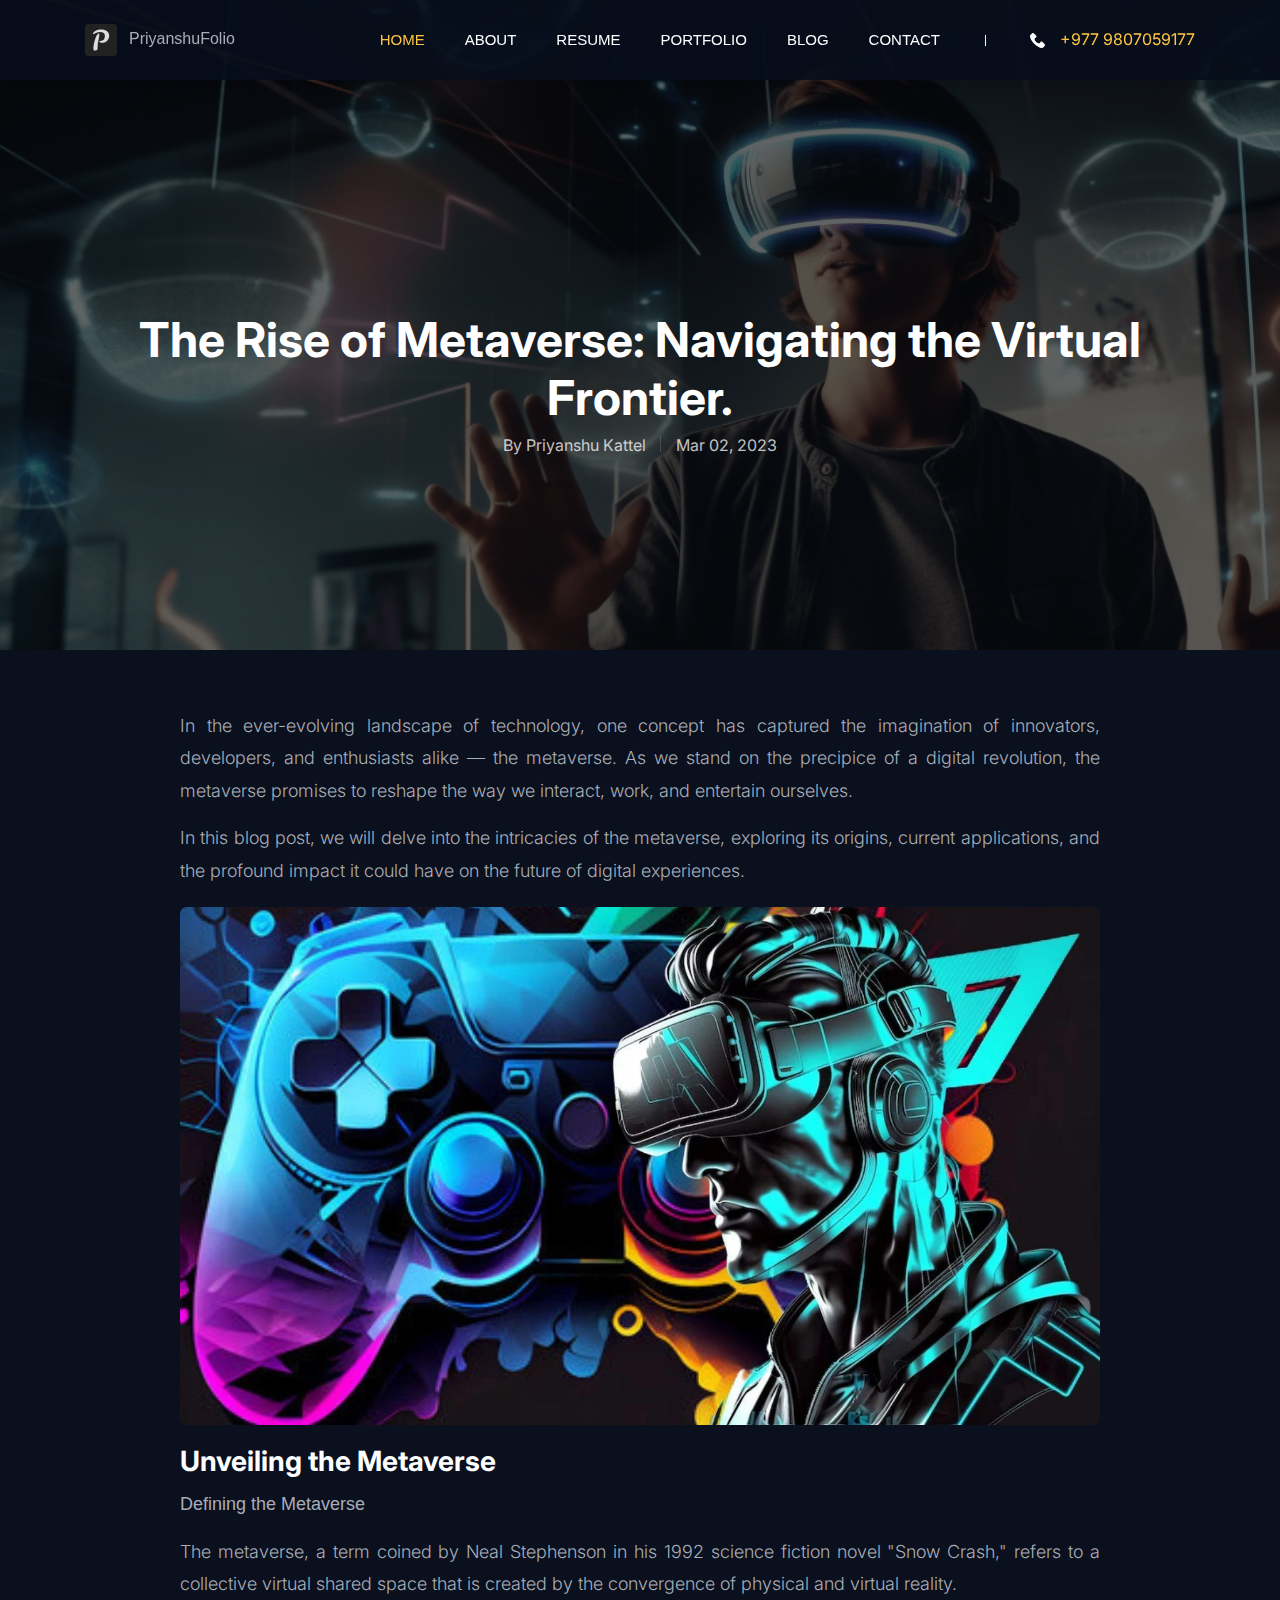
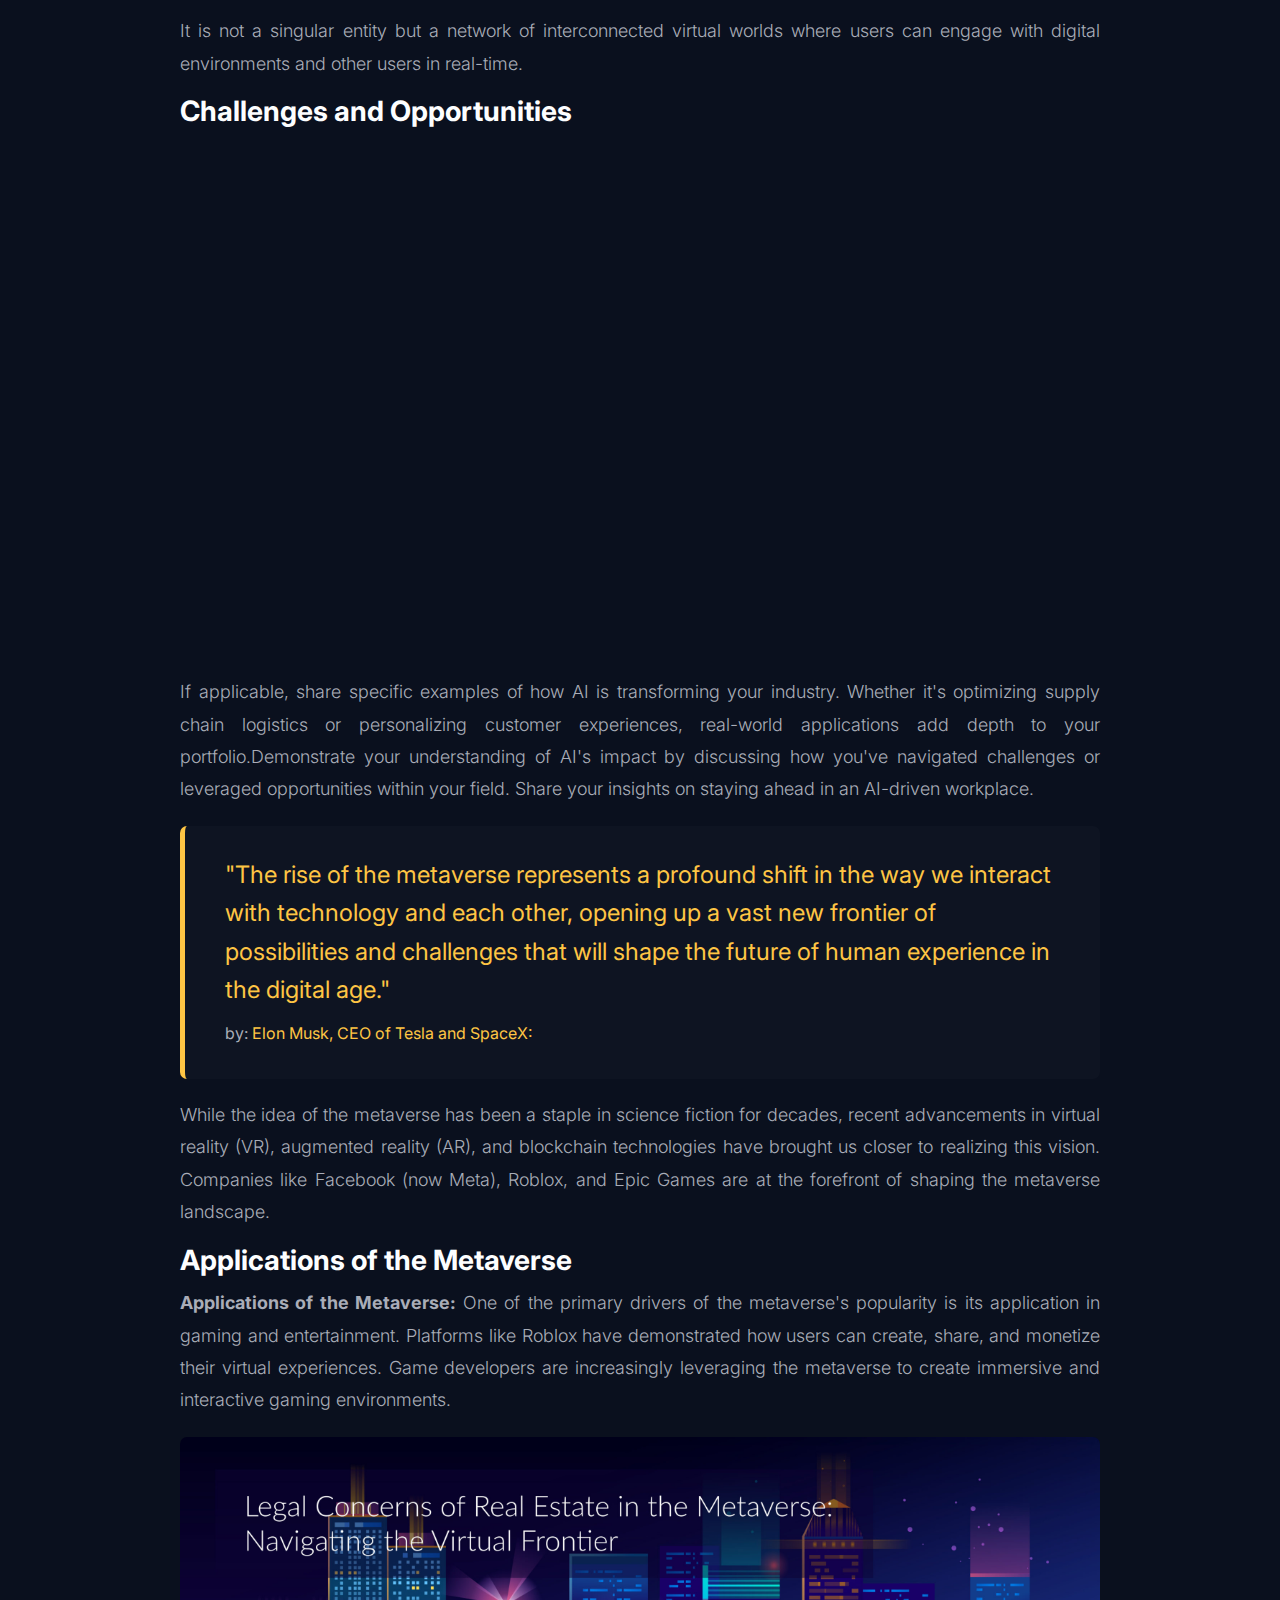
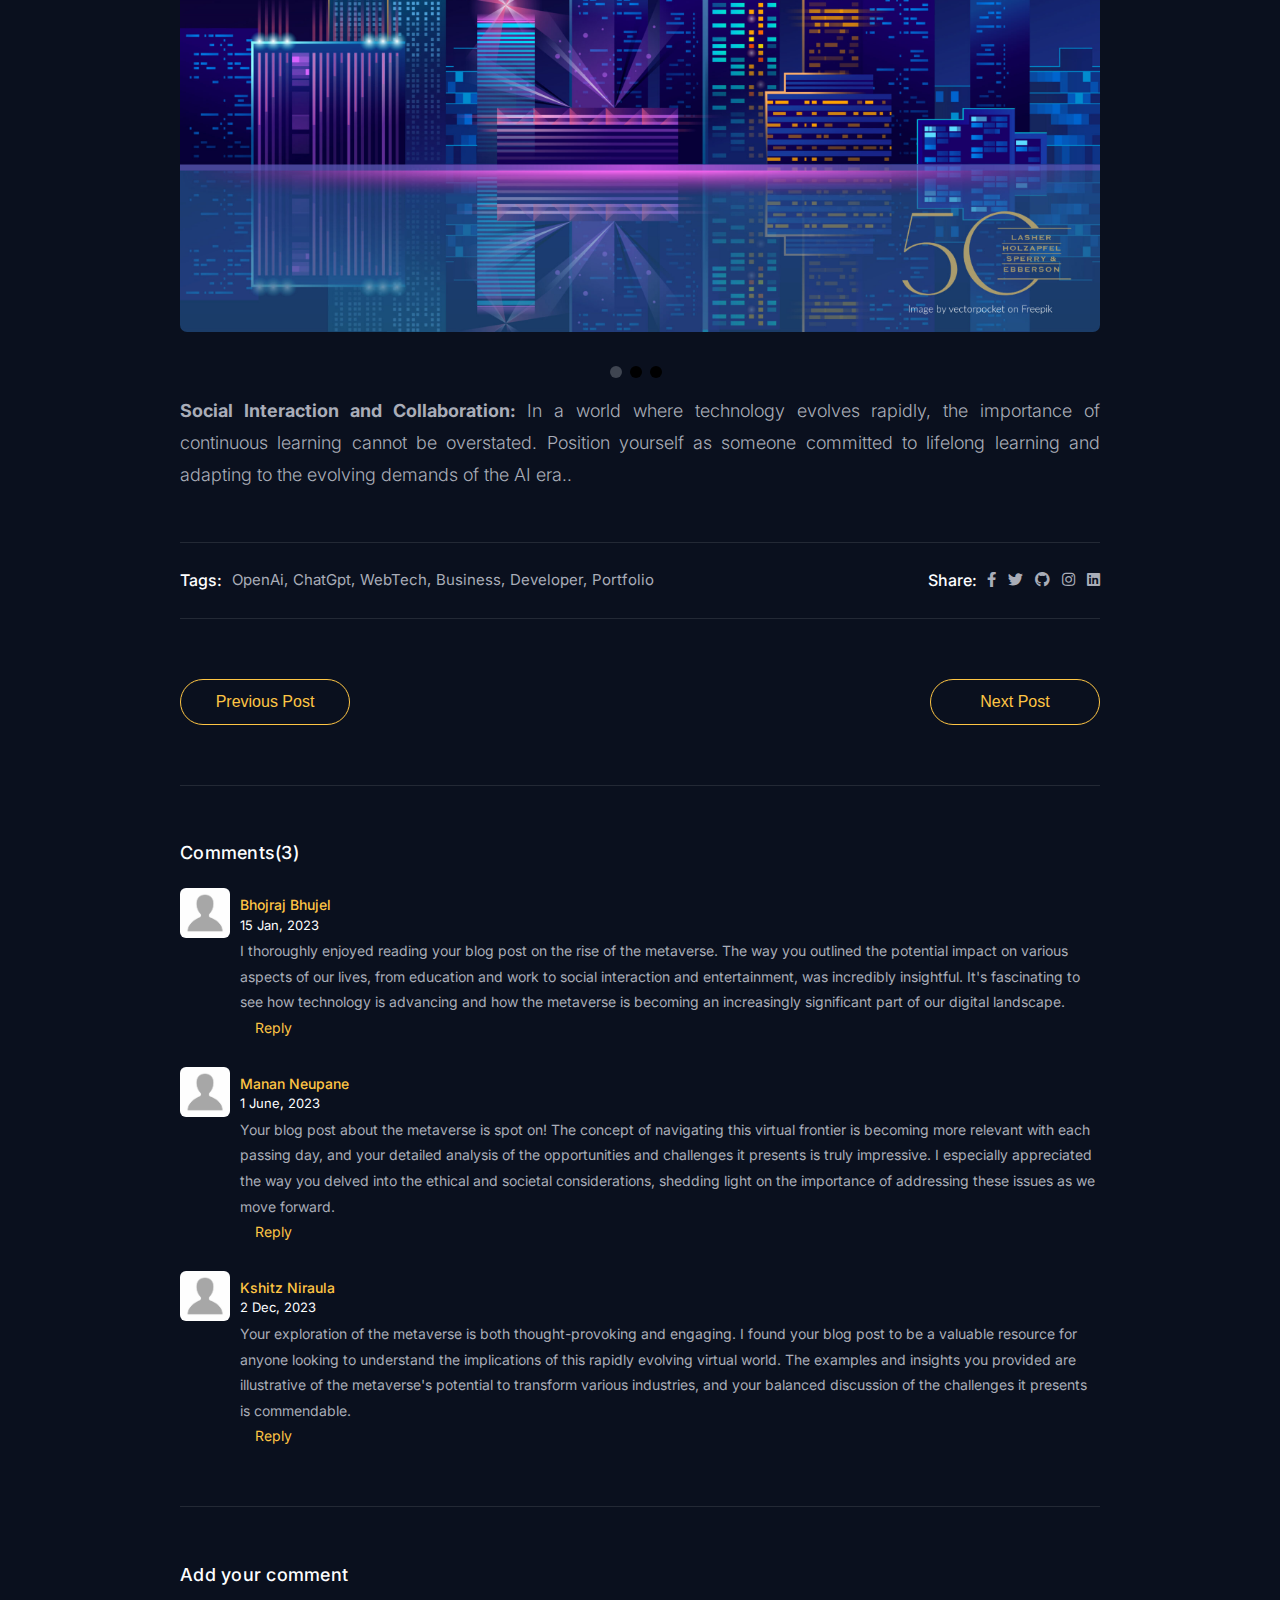
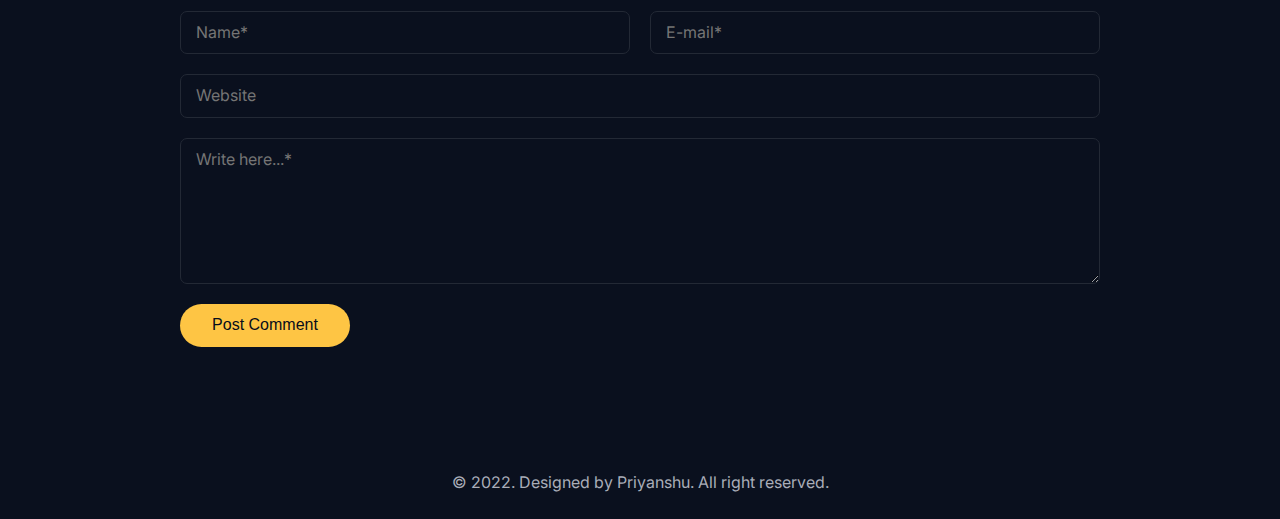
<file: blog-details2.html>
<!DOCTYPE html>
<html class="no-js" lang="en">

<head>
  <!-- Meta Tags -->
  <meta charset="utf-8">
  <meta http-equiv="x-ua-compatible" content="ie=edge">
  <meta name="viewport" content="width=device-width, initial-scale=1">
  <meta name="author" content="Laralink">
  <!-- Page Title -->
  <title>Priyanshu - Personal Portfolio</title>
  <!-- Favicon Icon -->
  <link rel="icon" href="assets/img/favicon.png" />
  <!-- Stylesheets -->
  <link rel="stylesheet" href="assets/css/bootstrap.min.css" />
  <link rel="stylesheet" href="assets/css/fontawesome.css" />
  <link rel="stylesheet" href="assets/css/slick.css" />
  <link rel="stylesheet" href="assets/css/lightgallery.min.css" />
  <link rel="stylesheet" href="assets/css/animate.css" />
  <link rel="stylesheet" href="assets/css/style.css" />
</head>

<body id="home">
  <!-- Start Header Section -->
  <header class="st-site-header st-style1 st-sticky-header">
    <div class="st-main-header">
      <div class="container">
        <div class="st-main-header-in">
          <div class="st-main-header-left">
            <a class="st-site-branding" href="index.html"><img src="assets/img/icon/favicon-32x32.png" alt="Priyanshu" style="font-size: large;" >&nbsp;&nbsp; <text style="font-style: normal; font-family: sans-serif; justify-content: space-between;">PriyanshuFolio</text></a>
          </div>
          <div class="st-main-header-right">
            <div class="st-nav">
              <ul class="st-nav-list st-onepage-nav">
                <li><a href="index.html#home">Home</a></li>
                <li><a href="index.html#about">About</a></li>
                <li><a href="index.html#resume">Resume</a></li>
                <li><a href="index.html#portfolio">Portfolio</a></li>
                <li><a href="index.html#blog">Blog</a></li>
                <li><a href="index.html#contact">Contact</a></li>
              </ul>
              <div class="sp-phone">
                <svg viewBox="0 0 513.64 513.64">
                  <g>
                    <g>
                      <path d="M499.66,376.96l-71.68-71.68c-25.6-25.6-69.12-15.359-79.36,17.92c-7.68,23.041-33.28,35.841-56.32,30.72c-51.2-12.8-120.32-79.36-133.12-133.12c-7.68-23.041,7.68-48.641,30.72-56.32c33.28-10.24,43.52-53.76,17.92-79.36l-71.68-71.68c-20.48-17.92-51.2-17.92-69.12,0l-48.64,48.64c-48.64,51.2,5.12,186.88,125.44,307.2c120.32,120.32,256,176.641,307.2,125.44l48.64-48.64C517.581,425.6,517.581,394.88,499.66,376.96z" />
                    </g>
                  </g>
                </svg>
                <div class="sp-phone-no">+977 9807059177</div>
              </div>
            </div>
          </div>
        </div>
      </div>
    </div>
  </header>
  <!-- End Header Section -->

 <div class="st-content">
    <div class="st-page-heading st-dynamic-bg" data-src="assets/img/aawe.jpg">
      <div class="container">
        <div class="st-page-heading-in text-center">
          <h1 class="st-page-heading-title">The Rise of Metaverse: Navigating the Virtual Frontier.</h1>
          <div class="st-post-label">
            <span>By <a href="#">Priyanshu Kattel</a></span>
            <span>Mar 02, 2023</span>
          </div>
        </div>
      </div>
    </div><!-- .st-page-heading -->
    <div class="st-height-b100 st-height-lg-b80"></div>
    <div class="container">
      <div class="row">
        <div class="col-lg-10 offset-md-1">
          <div class="st-post-details st-style1">
            <p style="margin-top: -40px; text-align: justify;">In the ever-evolving landscape of technology, one concept has captured the imagination of innovators, developers, and enthusiasts alike — the metaverse. As we stand on the precipice of a digital revolution, the metaverse promises to reshape the way we interact, work, and entertain ourselves.</p>
            <p style="text-align: justify;">In this blog post, we will delve into the intricacies of the metaverse, exploring its origins, current applications, and the profound impact it could have on the future of digital experiences.</p>
            <img class="st-zoom-in" src="assets/img/awer.jpg" alt="blog1">
            <h2>Unveiling the Metaverse</h2>
            <div class="st-post-info">
              <div class="st-post-text">
                <p style="font-weight: bolder; font-family: 'Franklin Gothic Medium', 'Arial Narrow', Arial, sans-serif;">Defining the Metaverse</p> <p style="text-align: justify;">The metaverse, a term coined by Neal Stephenson in his 1992 science fiction novel "Snow Crash," refers to a collective virtual shared space that is created by the convergence of physical and virtual reality. </p>
                <p style="text-align: justify;">It is not a singular entity but a network of interconnected virtual worlds where users can engage with digital environments and other users in real-time.</p>
                <h2>Challenges and Opportunities</h2>
                <!-- For Youtube -->
                <div class="embed-responsive embed-responsive-16by9">
                    <iframe class="embed-responsive-item" width="816" height="459" src="https://www.youtube.com/embed/odbqlASYv9E" allowfullscreen>
                    </iframe>
                </div>
                <!-- For Vimeo -->
                <!-- <div class="embed-responsive embed-responsive-16by9">
                    <iframe class="embed-responsive-item" width="816" height="459" src="https://player.vimeo.com/video/172077385?title=0&st-byline=0&portrait=0&color=EE5A3F&autoplay=0&loop=0&wmode=transparent" allowfullscreen></iframe>
                </div> -->
                <p style="text-align: justify;"> If applicable, share specific examples of how AI is transforming your industry. Whether it's optimizing supply chain logistics or personalizing customer experiences, real-world applications add depth to your portfolio.Demonstrate your understanding of AI's impact by discussing how you've navigated challenges or leveraged opportunities within your field. Share your insights on staying ahead in an AI-driven workplace.</p>
                <blockquote>"The rise of the metaverse represents a profound shift in the way we interact with technology and each other, opening up a vast new frontier of possibilities and challenges that will shape the future of human experience in the digital age."<small>by: <span>Elon Musk, CEO of Tesla and SpaceX:</span></small></blockquote>
                <p style="text-align: justify;">While the idea of the metaverse has been a staple in science fiction for decades, recent advancements in virtual reality (VR), augmented reality (AR), and blockchain technologies have brought us closer to realizing this vision. Companies like Facebook (now Meta), Roblox, and Epic Games are at the forefront of shaping the metaverse landscape.</p>
                <h2>Applications of the Metaverse</h2>
                <p style="text-align: justify;"><strong><span style="font-weight: bolder;">Applications of the Metaverse:</span></strong>
                  One of the primary drivers of the metaverse's popularity is its application in gaming and entertainment. Platforms like Roblox have demonstrated how users can create, share, and monetize their virtual experiences. Game developers are increasingly leveraging the metaverse to create immersive and interactive gaming environments.</p>
                <div class="st-slider st-style1">
                  <div class="slick-container" data-autoplay="0" data-loop="1" data-speed="800" data-autoplay-timeout="1000" data-center="0" data-slides-per-view="1">
                    <div class="slick-wrapper">
                      <div class="slick-slide-in">
                        <img class="st-zoom-in" src="assets/img/f1.jpg">
                      </div>
                      <div class="slick-slide-in">
                        <img class="st-zoom-in" src="assets/img/b1.jpg">
                      </div>
                      <div class="slick-slide-in">
                        <img class="st-zoom-in" src="assets/img/c1.jpeg">
                      </div>
                    </div>
                  </div><!-- .slick-container -->
                  <div class="pagination st-style2"></div> <!-- If dont need Pagination then add class .st-hidden -->
                  <div class="swipe-arrow st-style1 st-hidden"> <!-- If dont need navigation then add class .st-hidden -->
                    <div class="slick-arrow-left"><i class="fa fa-angle-left"></i></div>
                    <div class="slick-arrow-right"><i class="fa fa-angle-right"></i></div>
                  </div>
                </div><!-- .st-slider -->
                <div class="st-height-b20 st-height-lg-b20"></div>
                <p style="text-align: justify;"><strong><span style="font-weight: bolder;">Social Interaction and Collaboration:</span></strong>
                  In a world where technology evolves rapidly, the importance of continuous learning cannot be overstated. Position yourself as someone committed to lifelong learning and adapting to the evolving demands of the AI era..</p>
              </div>
              <div class="st-height-b35 st-height-lg-b35"></div>
              <div class="st-post-meta">
                <div class="st-post-tages">
                  <h4 class="st-post-tage-title">Tags:</h4>
                  <ul class="st-post-tage-list st-mp0">
                    <li><a href="https://chat.openai.com/">OpenAi</a></li>
                    <li><a href="https://chat.openai.com/">ChatGpt</a></li>
                    <li><a href="https://www.geeksforgeeks.org/web-technology/">WebTech</a></li>
                    <li><a href="https://www.business.com/">Business</a></li>
                    <li><a href="https://developer.mozilla.org/en-US/docs/Web/CSS/text-emphasis-color">Developer</a></li>
                    <li><a href="https://www.elegantthemes.com/gallery/divi/?utm_source=Retargeting&utm_medium=Web+Design&utm_campaign=Microsoft+Search&msclkid=761a203ed47c1e14eab54515324af859">Portfolio</a></li>
                  </ul>
                </div>
                <div class="st-post-share">
                  <h4 class="st-post-share-title">Share:</h4>
                  <div class="st-post-share-btn-list">
                     <a href="https://www.facebook.com/profile.php?id=100070849075277"><i class="fab fa-facebook-f"></i></a> 
                     <a href="https://twitter.com/kattelpriyanshu"><i class="fab fa-twitter"></i></a> 
                     <a href="https://github.com/priyanshusharma44"><i class="fab fa-github"></i></a> 
                     <a href="https://www.instagram.com/priyanshu.efx/"><i class="fab fa-instagram"></i></a> 
                     <a href="https://www.linkedin.com/in/priyanshu-sharma-57122216a/"><i class="fab fa-linkedin"></i></a>
                  </div>
                </div>
              </div>
              <div class="st-height-b60 st-height-lg-b60"></div>
            </div>
            <div class="st-post-btn-gropu">
              <a href="blog-details1.html" class="st-btn st-style2 st-color1 st-size-medium">Previous Post</a>
              <a href="blog-details.html" class="st-btn st-style2 st-color1 st-size-medium">Next Post</a>
            </div>
          </div>
          <div class="st-height-b60 st-height-lg-b60"></div>
          <div class="comments-area">
            <div class="comment-list-outer">
              <h2 class="comments-title">Comments(3)</h2>
              <ol class="comment-list">
                <li class="comment">
                  <div class="comment-body">
                    <div class="comment-meta">
                      <div class="comment-author">
                        <img src="assets/img/aawq.jpg" alt="comment1" class="avatar">
                        <a href="https://www.facebook.com/profile.php?id=100026395224177" class="nm">Bhojraj Bhujel</a>
                      </div><!-- .comment-author -->
                      <div class="comment-metadata">
                        <a href="#"><span>15 Jan, 2023</span></a>
                      </div><!-- .comment-metadata -->
                    </div><!-- .comment-meta -->
                    <div class="comment-content">
                      <p>I thoroughly enjoyed reading your blog post on the rise of the metaverse. The way you outlined the potential impact on various aspects of our lives, from education and work to social interaction and entertainment, was incredibly insightful. It's fascinating to see how technology is advancing and how the metaverse is becoming an increasingly significant part of our digital landscape.</p>
                    </div>
                    <div class="reply"><a href="#" class="comment-reply-link">Reply</a></div>
                  </div>
                  <ol class="children">
                    <li class="comment">
                      <div class="comment-body">
                        <div class="comment-meta">
                          <div class="comment-author">
                            <img src="assets/img/aawq.jpg" alt="comment1" class="avatar">
                            <span class="nm"><a href="https://www.facebook.com/manaan.neupane">Manan Neupane</a></span>
                          </div><!-- .comment-author -->
                          <div class="comment-metadata">
                            <a href="#"><span>1 June, 2023</span></a>
                          </div><!-- .comment-metadata -->
                        </div><!-- .comment-meta -->
                        <div class="comment-content">
                          <p>Your blog post about the metaverse is spot on! The concept of navigating this virtual frontier is becoming more relevant with each passing day, and your detailed analysis of the opportunities and challenges it presents is truly impressive. I especially appreciated the way you delved into the ethical and societal considerations, shedding light on the importance of addressing these issues as we move forward. </p>
                        </div>
                        <div class="reply"><a href="#" class="comment-reply-link">Reply</a></div>
                      </div>
                    </li>
                  </ol><!-- .children -->
                </li>
                <li class="comment">
                  <div class="comment-body">
                    <div class="comment-meta">
                      <div class="comment-author">
                        <img src="assets/img/aawq.jpg" alt="comment1" class="avatar">
                        <span class="nm"><a href="https://www.facebook.com/kshitiz.niroula.125">Kshitz Niraula</a></span>
                      </div><!-- .comment-author -->
                      <div class="comment-metadata">
                        <a href="#"><span>2 Dec, 2023</span></a>
                      </div><!-- .comment-metadata -->
                    </div><!-- .comment-meta -->
                    <div class="comment-content">
                      <p>Your exploration of the metaverse is both thought-provoking and engaging. I found your blog post to be a valuable resource for anyone looking to understand the implications of this rapidly evolving virtual world. The examples and insights you provided are illustrative of the metaverse's potential to transform various industries, and your balanced discussion of the challenges it presents is commendable. </p>
                    </div>
                    <div class="reply"><a href="#" class="comment-reply-link">Reply</a></div>
                  </div>
                </li>
              </ol><!-- .comment-list -->
            </div><!-- .comment-list-outer -->
            <div class="comment-respond">
              <h2 class="comment-reply-title">Add your comment</h2>
              <form method="post" class="comment-form">
                <p class="comment-form-author">
                  <input name="author" type="text" placeholder="Name*" required="">
                </p>
                <p class="comment-form-email">
                  <input name="email" type="email" placeholder="E-mail*" required="">
                </p>
                <p class="comment-form-url">
                  <input id="url" name="url" type="url" placeholder="Website">
                </p>
                <p class="comment-form-comment">
                  <textarea name="comment" cols="40" rows="5" placeholder="Write here...*" required=""></textarea>
                </p>
                <p class="form-submit">
                  <button type="submit" class="st-btn st-style1 st-color1 st-size-medium">Post Comment</button>
                </p>
              </form>
            </div><!-- .comment-respond -->
          </div>
        </div>
      </div>
    </div>
    <div class="st-height-b100 st-height-lg-b80"></div>
  </div>


  <!-- Start Footer Seciton -->
  <footer>
    <div class="container">
      <div class="st-copyright-wrap text-center">
        <div class="st-copyright-text">© 2022. Designed by Priyanshu. All right reserved.</div>
      </div>
    </div>
  </footer>
  <!-- End Footer Seciton -->

  <!-- Scripts -->
  <script src="assets/js/jquery-1.12.4.min.js"></script>
  <script src="assets/js/jquery.slick.min.js"></script>
  <script src="assets/js/lightgallery.min.js"></script>
  <script src="assets/js/wow.min.js"></script>
  <script src="assets/js/ripples.min.js"></script>
  <script src="assets/js/particles.min.js"></script>
  <script src="assets/js/main.js"></script>
</body>

</html>
</file>
<file: assets/css/style.css>
/**
 Theme Name: Davis
 Author: Laralink
 Version: 1.0.0
 */
/*Google Fonts*/
@import url("https://fonts.googleapis.com/css2?family=Inter:wght@300;400;500;600;700&display=swap");
@import url("https://fonts.googleapis.com/css2?family=Open+Sans&display=swap");
/*--------------------------------------------------------------
>> TABLE OF CONTENTS:
----------------------------------------------------------------
1. Typography
2. Spacing
3. General
4. Preloader
5. Header
6. Button
7. Slider
8. Section Heading
9. Icon box
10. Text Block
11. Text Block
12. Video Block
13. Image Box
14. Funfact
15. Isotope
16. Image Gallery
17. Skill
18. Post
19. Testimonial
20. Contact Form
21. Blog Details
22. Comments
23. Footer

--------------------------------------------------------------*/
/*--------------------------------------------------------------
1. Typography
----------------------------------------------------------------*/
body,
html {
  color: #a9adb8;
  background-color: #0a101e;
  font-family: 'Inter', sans-serif;
  font-size: 16px;
  font-weight: 400;
  line-height: 1.6em;
  overflow-x: hidden;
}

h1,
h2,
h3,
h4,
h3,
h6 {
  clear: both;
  color: #fdfeff;
  padding: 0;
  margin: 0 0 10px 0;
  font-weight: 700;
  line-height: 1.2em;
}

h1 {
  font-size: 40px;
}

h2 {
  font-size: 34px;
}

h3 {
  font-size: 26px;
}

h4 {
  font-size: 22px;
}

h5 {
  font-size: 18px;
}

h6 {
  font-size: 15px;
}

p {
  margin-bottom: 12px;
}

ul {
  margin: 0 0 15px 0;
  padding-left: 15px;
  list-style: square outside none;
}

ol {
  padding-left: 15px;
  margin-bottom: 15px;
}

dfn,
cite,
em,
i {
  font-style: italic;
}

blockquote {
  margin: 0 15px;
}

address {
  margin: 0 0 15px;
}

img {
  border: 0;
  max-width: 100%;
  height: auto;
}

a {
  color: inherit;
  -webkit-transition: all 0.3s ease;
  transition: all 0.3s ease;
}

a:hover {
  text-decoration: none;
  color: inherit;
}

@media screen and (max-width: 991px) {
  body, html {
    font-size: 14px;
    text-align: center;
  }
  
}

/*--------------------------------------------------------------
2. Spacing
----------------------------------------------------------------*/
@media screen and (min-width: 992px) {
  .st-height-b0 {
    height: 0px;
  }

  .st-height-b5 {
    height: 5px;
  }
  .st-height-b10 {
    height: 10px;
  }
  .st-height-b15 {
    height: 15px;
  }
  .st-height-b20 {
    height: 20px;
  }
  .st-height-b25 {
    height: 25px;
  }
  .st-height-b30 {
    height: 30px;
  }
  .st-height-b35 {
    height: 35px;
  }
  .st-height-b40 {
    height: 40px;
  }
  .st-height-b45 {
    height: 45px;
  }
  .st-height-b50 {
    height: 50px;
  }
  .st-height-b55 {
    height: 55px;
  }
  .st-height-b60 {
    height: 60px;
  }
  .st-height-b65 {
    height: 65px;
  }
  .st-height-b70 {
    height: 70px;
  }
  .st-height-b75 {
    height: 75px;
  }
  .st-height-b80 {
    height: 80px;
  }
  .st-height-b85 {
    height: 85px;
  }
  .st-height-b90 {
    height: 90px;
  }
  .st-height-b95 {
    height: 95px;
  }
  .st-height-b100 {
    height: 100px;
  }
  .st-height-b105 {
    height: 105px;
  }
  .st-height-b110 {
    height: 110px;
  }
  .st-height-b115 {
    height: 115px;
  }
  .st-height-b120 {
    height: 120px;
  }
  .st-height-b125 {
    height: 125px;
  }
  .st-height-b130 {
    height: 130px;
  }
  .st-height-b135 {
    height: 135px;
  }
  .st-height-b140 {
    height: 140px;
  }
  .st-height-b145 {
    height: 145px;
  }
  .st-height-b150 {
    height: 150px;
  }
  .st-height-b155 {
    height: 155px;
  }
  .st-height-b160 {
    height: 160px;
  }
  .st-height-b165 {
    height: 165px;
  }
  .st-height-b170 {
    height: 170px;
  }
  .st-height-b175 {
    height: 175px;
  }
  .st-height-b180 {
    height: 180px;
  }
  .st-height-b185 {
    height: 185px;
  }
  .st-height-b190 {
    height: 190px;
  }
  .st-height-b195 {
    height: 195px;
  }
  .st-height-b200 {
    height: 200px;
  }
  .st-height-b205 {
    height: 205px;
  }
  .st-height-b210 {
    height: 210px;
  }
}

@media screen and (max-width: 991px) {
  .st-height-lg-b0 {
    height: 0px;
  }
  .st-height-lg-b5 {
    height: 5px;
  }
  .st-height-lg-b10 {
    height: 10px;
  }
  .st-height-lg-b15 {
    height: 15px;
  }
  .st-height-lg-b20 {
    height: 20px;
  }
  .st-height-lg-b25 {
    height: 25px;
  }
  .st-height-lg-b30 {
    height: 30px;
  }
  .st-height-lg-b35 {
    height: 35px;
  }
  .st-height-lg-b40 {
    height: 66px;
  }
  .st-height-lg-b45 {
    height: 45px;
  }
  .st-height-lg-b50 {
    height: 50px;
  }
  .st-height-lg-b55 {
    height: 55px;
  }
  .st-height-lg-b60 {
    height: 60px;
  }
  .st-height-lg-b65 {
    height: 65px;
  }
  .st-height-lg-b70 {
    height: 70px;
  }
  .st-height-lg-b75 {
    height: 75px;
  }
  .st-height-lg-b80 {
    height: 59px;
  }
  .st-height-lg-b85 {
    height: 85px;
  }
  .st-height-lg-b90 {
    height: 90px;
  }
  .st-height-lg-b95 {
    height: 95px;
  }
  .st-height-lg-b100 {
    height: 100px;
  }
  .st-height-lg-b105 {
    height: 105px;
  }
  .st-height-lg-b110 {
    height: 110px;
  }
  .st-height-lg-b115 {
    height: 115px;
  }
  .st-height-lg-b120 {
    height: 120px;
  }
  .st-height-lg-b125 {
    height: 125px;
  }
  .st-height-lg-b130 {
    height: 130px;
  }
  .st-height-lg-b135 {
    height: 135px;
  }
  .st-height-lg-b140 {
    height: 140px;
  }
  .st-height-lg-b145 {
    height: 145px;
  }
  .st-height-lg-b150 {
    height: 150px;
  }
  .st-height-lg-b155 {
    height: 155px;
  }
  .st-height-lg-b160 {
    height: 160px;
  }
  .st-height-lg-b165 {
    height: 165px;
  }
  .st-height-lg-b170 {
    height: 170px;
  }
  .st-height-lg-b175 {
    height: 175px;
  }
  .st-height-lg-b180 {
    height: 180px;
  }
  .st-height-lg-b185 {
    height: 185px;
  }
  .st-height-lg-b190 {
    height: 190px;
  }
  .st-height-lg-b195 {
    height: 195px;
  }
  .st-height-lg-b200 {
    height: 200px;
  }
  .st-height-lg-b205 {
    height: 205px;
  }
  .st-height-lg-b210 {
    height: 210px;
  }
  h3 {
    text-align: center;
}
  h2{
    text-align: center;
  }
  h1{
    text-align: center;
  }
}

/*--------------------------------------------------------------
3. General
----------------------------------------------------------------*/
.st-mp0 {
  list-style: none;
  margin: 0;
  padding: 0;
}

.st-flex-center {
  display: -webkit-box;
  display: -ms-flexbox;
  display: flex;
  -webkit-box-align: center;
      -ms-flex-align: center;
          align-items: center;
  -webkit-box-pack: center;
      -ms-flex-pack: center;
          justify-content: center;
}

.st-zoom {
  position: relative;
  overflow: hidden;
}

.st-zoom .st-zoom-in {
  -webkit-transition: all 0.4s ease-in-out;
  transition: all 0.4s ease-in-out;
}

.st-zoom:hover .st-zoom-in {
  -webkit-transform: scale(1.07);
          transform: scale(1.07);
}

.st-vertical-middle {
  display: -webkit-box;
  display: -ms-flexbox;
  display: flex;
  -webkit-box-align: center;
      -ms-flex-align: center;
          align-items: center;
  height: 100%;
}

.st-vertical-middle .st-vertical-middle-in {
  width: 100%;
}

.st-bg {
  background-repeat: no-repeat;
  background-position: center center;
  background-size: cover;
}

.st-content {
  position: relative;
  z-index: 10;
  overflow-x: hidden;
}

.st-sticky-footer {
  width: 100%;
  position: fixed;
  bottom: 0;
  left: 0;
  overflow: hidden;
}

.st-dark-bg {
  background-color: #070d1b;
}

.st-gray-bg {
  background-color: #b8b8b8;
}

.st-gray-overlay {
  position: relative;
}

.st-gray-overlay:before {
  content: '';
  position: absolute;
  left: 0;
  top: 0;
  height: 100%;
  width: 100%;
  background-color: rgba(184, 184, 184, 0.86);
}

.st-gray-overlay .container {
  position: relative;
  z-index: 1;
}

hr {
  margin: 0;
  width: 100%;
  border-color: #000000;
}

.st-fixed-bg {
  background-attachment: fixed;
}

@media screen and (max-width: 991px) {
  .st-content {
    margin: 0 !important;
  }
  .st-vertical-middle {
    display: block;
  }
}

/*--------------------------------------------------------------
5. Header
----------------------------------------------------------------*/
.st-site-header.st-style1 {
  background-color: rgba(7, 13, 27, 0.9);
  -webkit-box-shadow: 0 10px 10px -10px rgba(7, 13, 27, 0.1);
          box-shadow: 0 10px 10px -10px rgba(7, 13, 27, 0.1);
  -webkit-transition: all 0.4s ease;
  transition: all 0.4s ease;
}

.st-site-header.st-style1 .st-main-header-in {
  display: -webkit-box;
  display: -ms-flexbox;
  display: flex;
  -webkit-box-align: center;
      -ms-flex-align: center;
          align-items: center;
  -ms-flex-wrap: wrap;
      flex-wrap: wrap;
  -webkit-box-pack: justify;
      -ms-flex-pack: justify;
          justify-content: space-between;
  height: 80px;
}

.st-site-header.st-style1.st-transparent-header {
  background-color: transparent;
  -webkit-box-shadow: none;
          box-shadow: none;
}

.st-site-header.st-style1.st-sticky-active {
  background-color: #070d1b;
  -webkit-box-shadow: 0 10px 10px -10px rgba(7, 13, 27, 0.1);
          box-shadow: 0 10px 10px -10px rgba(7, 13, 27, 0.1);
}

@media screen and (max-width: 991px) {
  .st-main-header .container {
    max-width: 100%;
  }
  .st-site-header.st-style1 {
    background-color: #070d1b;
  }
}

.st-nav ul {
  margin: 0;
  padding: 0;
  list-style: none;
}

.st-main-header {
  position: relative;
}

@media screen and (min-width: 992px) {
  .st-nav {
    display: -webkit-box;
    display: -ms-flexbox;
    display: flex;
  }
  .st-nav .st-nav-list {
    display: -webkit-box !important;
    display: -ms-flexbox !important;
    display: flex !important;
    -ms-flex-wrap: wrap;
        flex-wrap: wrap;
  }
  .st-nav .st-nav-list > li {
    margin-right: 40px;
  }
  .st-nav .st-nav-list > li:last-child {
    margin-right: 45px;
  }
  .st-nav .st-nav-list > li > a {
    padding: 15px 0;
    font-size: 15px;
    display: inline-block;
    color: #fdfeff;
    text-transform: uppercase;
    font-family: 'Roboto', sans-serif;
    font-weight: 500;
  }
  .st-nav .st-nav-list > li > a.active {
    color: #fec544;
  }
  .st-nav .sp-phone {
    display: -webkit-box;
    display: -ms-flexbox;
    display: flex;
    -webkit-box-align: center;
        -ms-flex-align: center;
            align-items: center;
    padding-left: 45px;
    position: relative;
  }
  .st-nav .sp-phone::before {
    content: '';
    position: absolute;
    height: 11px;
    width: 1px;
    background: white;
    left: 0px;
  }
  .st-nav .sp-phone svg {
    fill: #ffffff;
    width: 15px;
  }
  .st-nav .sp-phone .sp-phone-no {
    padding-left: 15px;
    color: #fec544;
  }
  .st-munu-toggle,
  .st-munu-dropdown-toggle {
    display: none;
  }
}

@media screen and (max-width: 991px) {
  .st-munu-dropdown-toggle {
    position: absolute;
    height: 30px;
    width: 30px;
    right: 20px;
    top: 5px;
  }
  .st-munu-dropdown-toggle:before, .st-munu-dropdown-toggle:after {
    content: '';
    display: block;
    position: absolute;
    left: 50%;
    top: 50%;
    -webkit-transform: translate(-50%, -50%);
            transform: translate(-50%, -50%);
    height: 2px;
    width: 10px;
    background-color: #fdfeff;
    -webkit-transition: all 0.3s ease;
    transition: all 0.3s ease;
  }
  .st-munu-dropdown-toggle:before {
    -webkit-transform: translate(-50%, -50%) rotate(90deg);
            transform: translate(-50%, -50%) rotate(90deg);
  }
  .st-munu-dropdown-toggle.active:before {
    -webkit-transform: translate(-50%, -50%) rotate(0deg);
            transform: translate(-50%, -50%) rotate(0deg);
  }
  .st-nav .st-nav-list {
    position: absolute;
    width: 100vw;
    left: 0;
    background-color: #070d1b;
    padding: 10px 0;
    display: none;
    top: 100%;
    border-top: 1px solid #101624;
    border-bottom: 1px solid #101624;
    overflow: auto;
    max-height: calc(100vh - 80px);
  }
  .st-nav .st-nav-list ul {
    padding-left: 15px;
    display: none;
  }
  .st-nav .st-nav-list a {
    display: block;
    padding: 8px 20px;
  }
  .st-nav .menu-item-has-children {
    position: relative;
  }
  .st-nav .sp-phone {
    display: none;
  }
  /*Mobile Menu Button*/
  .st-munu-toggle {
    position: relative;
    display: inline-block;
    width: 28px;
    height: 27px;
    margin: 15px 0px 15px 0px;
    cursor: pointer;
  }
  .st-munu-toggle span,
  .st-munu-toggle span:before,
  .st-munu-toggle span:after {
    width: 100%;
    height: 2px;
    background-color: #666;
    display: block;
  }
  .st-munu-toggle span {
    margin: 0 auto;
    position: relative;
    top: 12px;
    -webkit-transition-duration: 0s;
            transition-duration: 0s;
    -webkit-transition-delay: 0.2s;
            transition-delay: 0.2s;
  }
  .st-munu-toggle span:before {
    content: '';
    position: absolute;
    margin-top: -8px;
    -webkit-transition-property: margin, -webkit-transform;
    transition-property: margin, -webkit-transform;
    transition-property: margin, transform;
    transition-property: margin, transform, -webkit-transform;
    -webkit-transition-duration: 0.2s;
            transition-duration: 0.2s;
    -webkit-transition-delay: 0.2s, 0s;
            transition-delay: 0.2s, 0s;
  }
  .st-munu-toggle span:after {
    content: '';
    position: absolute;
    margin-top: 8px;
    -webkit-transition-property: margin, -webkit-transform;
    transition-property: margin, -webkit-transform;
    transition-property: margin, transform;
    transition-property: margin, transform, -webkit-transform;
    -webkit-transition-duration: 0.2s;
            transition-duration: 0.2s;
    -webkit-transition-delay: 0.2s, 0s;
            transition-delay: 0.2s, 0s;
  }
  .st-toggle-active span {
    background-color: rgba(0, 0, 0, 0);
    -webkit-transition-delay: 0.2s;
            transition-delay: 0.2s;
  }
  .st-toggle-active span:before {
    margin-top: 0;
    -webkit-transform: rotate(45deg);
            transform: rotate(45deg);
    -webkit-transition-delay: 0s, 0.2s;
            transition-delay: 0s, 0.2s;
  }
  .st-toggle-active span:after {
    margin-top: 0;
    -webkit-transform: rotate(-45deg);
            transform: rotate(-45deg);
    -webkit-transition-delay: 0s, 0.2s;
            transition-delay: 0s, 0.2s;
  }
}

.st-sticky-header {
  position: fixed;
  z-index: 200;
  width: 100%;
  top: 0;
  left: 0;
}

.st-site-header.st-style2 .st-header-author {
  height: 190px;
  width: 190px;
  border-radius: 50%;
  border: 6px solid rgba(255, 255, 255, 0.1);
  margin: auto;
}

.st-site-header.st-style2 .st-header-author img {
  border-radius: inherit;
  height: 100%;
  width: 100%;
  -o-object-fit: cover;
     object-fit: cover;
}

@media screen and (min-width: 991px) {
  .st-site-header.st-style2 {
    width: 300px;
    background: #070d1b;
    height: 100vh;
    border-right: 1px solid #101624;
    overflow: auto;
  }
  .st-site-header.st-style2 .st-nav {
    -webkit-box-orient: vertical;
    -webkit-box-direction: normal;
        -ms-flex-direction: column;
            flex-direction: column;
  }
  .st-site-header.st-style2 .st-nav .st-nav-list {
    -webkit-box-orient: vertical;
    -webkit-box-direction: normal;
        -ms-flex-direction: column;
            flex-direction: column;
  }
  .st-site-header.st-style2 .st-nav .st-nav-list > li {
    margin-right: 0;
  }
  .st-site-header.st-style2 .st-nav .st-nav-list > li > a {
    padding: 10px 0;
  }
  .st-site-header.st-style2 .st-main-header {
    position: relative;
    padding: 40px 25px 80px;
  }
  .st-site-header.st-style2 .st-main-header:after {
    content: '';
    position: fixed;
    height: 80px;
    width: 299px;
    left: 0;
    bottom: 0;
    background-color: #070d1b;
  }
  .st-site-header.st-style2 .st-social-btn.st-style1 {
    position: fixed;
    bottom: 40px;
    left: 40px;
  }
  .st-site-header.st-style2 .st-social-btn.st-style1 li {
    color: #0a101e;
    margin-right: 20px;
    font-size: 18px;
  }
  .st-site-header.st-style2 .st-social-btn.st-style1 li:last-child {
    margin-right: 0;
  }
  .st-site-header.st-style2 .st-social-btn.st-style1 li a:hover {
    color: #070d1b;
  }
  .st-site-header.st-style2 .st-main-header-left {
    margin-bottom: 24px;
  }
  .st-site-header.st-style2 .st-btn.st-style1 {
    margin-top: 20px;
    font-size: 14px;
    padding: 0.6em 1.3em;
  }
  .st-site-header.st-style2 .st-hero-btn {
    margin-top: 22px;
  }
  .st-site-header.st-style2 .st-main-header-left {
    margin-left: -40px;
    margin-right: -40px;
    border-bottom: 1px solid #101624;
    padding-bottom: 40px;
  }
  .st-get-sidebar {
    padding-left: 300px;
  }
  .st-get-sidebar .st-sticky-footer {
    left: 300px;
    max-width: calc(100% - 300px);
  }
}

@media screen and (max-width: 991px) {
  .st-site-header .st-btn,
  .st-site-header.st-style2 .st-opening-hr,
  .st-site-header.st-style2 .st-social-btn.st-style1 {
    display: none !important;
  }
  .st-site-header.st-style2 {
    background-color: #070d1b;
    border-bottom: 1px solid #101624;
  }
  .st-site-header.st-style2 .st-nav {
    display: -webkit-box;
    display: -ms-flexbox;
    display: flex;
  }
  .st-site-header.st-style2 .st-main-header-in {
    display: -webkit-box;
    display: -ms-flexbox;
    display: flex;
    -webkit-box-align: center;
        -ms-flex-align: center;
            align-items: center;
    -webkit-box-pack: justify;
        -ms-flex-pack: justify;
            justify-content: space-between;
    height: 70px;
  }
  .st-site-header.st-style2 .st-header-author {
    height: 50px;
    width: 50px;
    border: 2px solid rgba(255, 255, 255, 0.1);
  }
}

/*--------------------------------------------------------------
8. Slider
-
---------------------------------------------------------------*/
.st-hero-wrap {
  position: relative;
  height: 850px;
  background-color: #070d1b;
}

.st-hero-wrap img {
  height: 100%;
  width: 100%;
  -o-object-fit: cover;
     object-fit: cover;
}

.st-hero-wrap .st-hero-img {
  position: absolute;

  right: 4%;
  top: 0;
  height: 100%;
  width: 45%;
  z-index: 11;
}

.st-hero.st-style1 {
  height: 710px;
  display: -webkit-box;
  display: -ms-flexbox;
  display: flex;
  -webkit-box-align: center;
      -ms-flex-align: center;
          align-items: center;
  -webkit-box-pack: center;
      -ms-flex-pack: center;
          justify-content: center;
  -ms-flex-wrap: wrap;
      flex-wrap: wrap;
  position: relative;
  overflow: hidden;
  z-index: 11;
}

.st-hero.st-style1 .st-hero-text h1 {
  font-size: 90px;
  margin-bottom: 24px;
  font-weight: 900;
  color: #fdfeff;
  line-height: 1;
}

.st-hero.st-style1 .st-hero-text h2 {
  font-size: 20px;
  margin-bottom: 41px;
  font-weight: 300;
  color: #a9adb8;
}

.st-hero.st-style1 .st-hero-text h3 {
  font-size: 60px;
  margin-top: -6px;
  margin-bottom: 10px;
  font-weight: 300;
  color: skyblue;
}

.st-social-group {
  background-color: #101624;
  border: 1px solid #232935;
  border-right: 0;
  border-radius: 50px 0 0 50px;
  height: 80px;
  width: 448px;
  display: -webkit-box;
  display: -ms-flexbox;
  display: flex;
  -webkit-box-align: center;
      -ms-flex-align: center;
          align-items: center;
  position: absolute;
  bottom: 30px;
  padding-left: 12px;
  right: 100%;
}

.st-hero.st-style2 {
  height: 100vh;
  display: -webkit-box;
  display: -ms-flexbox;
  display: flex;
  -webkit-box-pack: center;
      -ms-flex-pack: center;
          justify-content: center;
  -webkit-box-align: center;
      -ms-flex-align: center;
          align-items: center;
  text-align: center;
  position: relative;
  overflow: hidden;
  background-color: #070d1b;
}

.st-hero.st-style2 .container {
  position: relative;
  z-index: 11;
}

.st-hero.st-style2 h1 {
  font-size: 60px;
  font-weight: 600;
  margin-bottom: 20px;
}

.st-hero.st-style2 h1 span {
  color: #fec544;
}

.st-hero.st-style2 p {
  font-size: 18px;
  font-weight: 300;
  line-height: 1.6em;
  margin-bottom: 22px;
}

.st-hero.st-style2 .st-author {
  height: 190px;
  width: 190px;
  border-radius: 50%;
  border: 6px solid rgba(255, 255, 255, 0.1);
  margin: auto;
  margin-bottom: 25px;
}

.st-hero.st-style2 .st-author img {
  border-radius: inherit;
  height: 100%;
  width: 100%;
  -o-object-fit: cover;
     object-fit: cover;
}

.st-hero.st-style2 .st-hero-shape {
  width: 100%;
  fill: #0a101e;
  position: absolute;
  bottom: 0;
}

canvas {
  display: block;
  vertical-align: bottom;
}

#particles-js {
  position: absolute;
  width: 100%;
  height: 100%;
  opacity: 0.7;
  top: 0;
  left: 0;
}

.st-hero-social-links {
  display: -webkit-box;
  display: -ms-flexbox;
  display: flex;
  -webkit-box-pack: center;
      -ms-flex-pack: center;
          justify-content: center;
}

.st-hero-social-links .st-social-btn {
  height: 44px;
  width: 44px;
  border-radius: 50%;
  border: 2px solid rgba(255, 255, 255, 0.1);
  display: -webkit-box;
  display: -ms-flexbox;
  display: flex;
  -webkit-box-align: center;
      -ms-flex-align: center;
          align-items: center;
  -webkit-box-pack: center;
      -ms-flex-pack: center;
          justify-content: center;
  font-size: 16px;
  margin: 0 10px;
}

.st-hero-social-links .st-social-btn:hover {
  border-color: rgba(255, 255, 255, 0.6);
  color: rgba(255, 255, 255, 0.9);
}

#background-wrap {
  bottom: 0;
  left: 0;
  position: absolute;
  height: 100%;
  width: 100%;
  right: 0;
  top: 0;
  opacity: 0.1;
}

/* KEYFRAMES */
@-webkit-keyframes animateBubble {
  0% {
    margin-top: 1000px;
  }
  100% {
    margin-top: -100%;
  }
}
@keyframes animateBubble {
  0% {
    margin-top: 1000px;
  }
  100% {
    margin-top: -100%;
  }
}

@-webkit-keyframes sideWays {
  0% {
    margin-left: 0px;
  }
  100% {
    margin-left: 50px;
  }
}

@keyframes sideWays {
  0% {
    margin-left: 0px;
  }
  100% {
    margin-left: 50px;
  }
}

/* ANIMATIONS */
.x1 {
  -webkit-animation: animateBubble 25s linear infinite,
 sideWays 2s ease-in-out infinite alternate;
          animation: animateBubble 25s linear infinite,
 sideWays 2s ease-in-out infinite alternate;
  left: -5%;
  top: 5%;
  -webkit-transform: scale(0.6);
          transform: scale(0.6);
}

.x2 {
  -webkit-animation: animateBubble 20s linear infinite,
 sideWays 4s ease-in-out infinite alternate;
          animation: animateBubble 20s linear infinite,
 sideWays 4s ease-in-out infinite alternate;
  left: 5%;
  top: 80%;
  -webkit-transform: scale(0.4);
          transform: scale(0.4);
}

.x3 {
  -webkit-animation: animateBubble 28s linear infinite,
 sideWays 2s ease-in-out infinite alternate;
          animation: animateBubble 28s linear infinite,
 sideWays 2s ease-in-out infinite alternate;
  left: 10%;
  top: 40%;
  -webkit-transform: scale(0.7);
          transform: scale(0.7);
}

.x4 {
  -webkit-animation: animateBubble 22s linear infinite,
 sideWays 3s ease-in-out infinite alternate;
          animation: animateBubble 22s linear infinite,
 sideWays 3s ease-in-out infinite alternate;
  left: 20%;
  top: 0;
  -webkit-transform: scale(0.3);
          transform: scale(0.3);
}

.x5 {
  -webkit-animation: animateBubble 29s linear infinite,
 sideWays 4s ease-in-out infinite alternate;
          animation: animateBubble 29s linear infinite,
 sideWays 4s ease-in-out infinite alternate;
  left: 30%;
  top: 50%;
  -webkit-transform: scale(0.5);
          transform: scale(0.5);
}

.x6 {
  -webkit-animation: animateBubble 21s linear infinite,
 sideWays 2s ease-in-out infinite alternate;
          animation: animateBubble 21s linear infinite,
 sideWays 2s ease-in-out infinite alternate;
  left: 50%;
  top: 0;
  -webkit-transform: scale(0.8);
          transform: scale(0.8);
}

.x7 {
  -webkit-animation: animateBubble 20s linear infinite,
 sideWays 2s ease-in-out infinite alternate;
          animation: animateBubble 20s linear infinite,
 sideWays 2s ease-in-out infinite alternate;
  left: 65%;
  top: 70%;
  -webkit-transform: scale(0.4);
          transform: scale(0.4);
}

.x8 {
  -webkit-animation: animateBubble 22s linear infinite,
 sideWays 3s ease-in-out infinite alternate;
          animation: animateBubble 22s linear infinite,
 sideWays 3s ease-in-out infinite alternate;
  left: 80%;
  top: 10%;
  -webkit-transform: scale(0.3);
          transform: scale(0.3);
}

.x9 {
  -webkit-animation: animateBubble 29s linear infinite,
 sideWays 4s ease-in-out infinite alternate;
          animation: animateBubble 29s linear infinite,
 sideWays 4s ease-in-out infinite alternate;
  left: 90%;
  top: 50%;
  -webkit-transform: scale(0.6);
          transform: scale(0.6);
}

.x10 {
  -webkit-animation: animateBubble 26s linear infinite,
 sideWays 2s ease-in-out infinite alternate;
          animation: animateBubble 26s linear infinite,
 sideWays 2s ease-in-out infinite alternate;
  left: 80%;
  top: 80%;
  -webkit-transform: scale(0.3);
          transform: scale(0.3);
}

/* OBJECTS */
.bubble {
  border-radius: 50%;
  -webkit-box-shadow: 0 20px 30px rgba(0, 0, 0, 0.2), inset 0px 10px 30px 5px white;
          box-shadow: 0 20px 30px rgba(0, 0, 0, 0.2), inset 0px 10px 30px 5px white;
  height: 200px;
  position: absolute;
  width: 200px;
}

.bubble:after {
  background: radial-gradient(ellipse at center, rgba(255, 255, 255, 0.5) 0%, rgba(255, 255, 255, 0) 70%);
  filter: progid:DXImageTransform.Microsoft.gradient(startColorstr='#80ffffff', endColorstr='#00ffffff', GradientType=1);
  border-radius: 50%;
  -webkit-box-shadow: inset 0 20px 30px rgba(255, 255, 255, 0.3);
          box-shadow: inset 0 20px 30px rgba(255, 255, 255, 0.3);
  content: '';
  height: 180px;
  left: 10px;
  position: absolute;
  width: 180px;
}

.st-to-right {
  -webkit-transition: all 0.3s ease;
  transition: all 0.3s ease;
}

@media screen and (max-width: 991px) {
  .st-hero-wrap {
    height: initial;
  }
  .st-hero-wrap .st-hero-img {
    display: none;
  }
}

@media screen and (max-width: 767px) {
  .st-hero.st-style2 h1 {
    font-size: 40px;
  }
  .st-hero.st-style2 p {
    font-size: 16px;
  }
  .st-hero.st-style2 p br {
    display: none;
  }
}

@media screen and (max-width: 575px) {
  .st-hero.st-style1 {
    height: 580px;
  }
  .st-hero.st-style1 .st-hero-text h1 {
    font-size: 66px;
}
}
/*--------------------------------------------------------------
6. Button
----------------------------------------------------------------*/
.st-btn.st-style1,
.st-btn.st-style2 {
  display: -webkit-inline-box;
  display: -ms-inline-flexbox;
  display: inline-flex;
  -webkit-box-pack: center;
      -ms-flex-pack: center;
          justify-content: center;
  -webkit-box-align: center;
      -ms-flex-align: center;
          align-items: center;
  font-size: 16px;
  font-family: 'Roboto', sans-serif;
  line-height: 1.5em;
  font-weight: 500;
  padding: 12px 1.5em;
  border-radius: 50px;
  min-width: 170px;
  border: none;
  outline: none;
  -webkit-transition: all 0.4s ease;
  transition: all 0.4s ease;
  text-transform: capitalize;
}

.st-btn.st-style2 {
  border: 1px solid;
  padding: 0.69em 3.2em;
}

.st-btn.st-style1:hover,
.st-btn.st-style2:hover {
  -webkit-transform: translateY(-1px);
          transform: translateY(-1px);
  -webkit-box-shadow: 0px 5px 10px 0px #fec64450;
          box-shadow: 0px 5px 10px 0px #fec64450;
}

.st-btn.st-style1.st-color1 {
  background-color: #fec544;
  color: #070d1b;
}

.st-btn.st-style1.st-color2 {
  background: #000;
  color: #fff;
}

.st-btn.st-style1.st-color3 {
  background: #fff;
  color: #222;
}

.st-btn.st-style1.st-color4 {
  background-color: pink;
  color: #fff;
}

.st-btn.st-style1.st-color5 {
  background: linear-gradient(45deg, #1446ea 0%, #03dcec 88%, #03dcec 100%);
  color: #fff;
}

.st-btn.st-style2.st-color1 {
  background-color: transparent;
  border-color: #fec544;
  color: #fec544;
}

.st-btn.st-style2.st-color1:hover {
  background-color: #fec544;
  color: #070d1b;
}

.st-btn.st-size-medium {
  padding: 0.6em 1.8em;
}

.st-btn.st-style2.st-color2 {
  border-color: #fff;
  color: #fff;
}

.st-btn.st-style2.st-color2:hover {
  background-color: #fff;
  color: #222;
}

.st-hero-btn-group .st-btn:not(:last-child) {
  margin-right: 12px;
}

@media screen and (max-width: 991px) {
  .st-btn.st-style1,
  .st-btn.st-style2 {
    font-size: 14px;
    height: 40px;
    padding: 0.72em 1.8em;
  }
}

/*--------------------------------------------------------------
9. Section Heading
----------------------------------------------------------------*/
.st-section-heading.st-style1 {
  text-align: center;
  position: relative;
  margin-top: -5px;
  margin-bottom: 41px;
}

.st-section-heading.st-style1 .st-section-heading-title {
  font-size: 24px;
  font-weight: 500;
  text-transform: uppercase;
  color: #fec544;
  position: relative;
  z-index: 10;
  letter-spacing: 1px;
}

.st-section-heading.st-style1 .st-section-heading-title::before {
  content: "";
  position: absolute;
  background-color: #3f4551;
  width: 170px;
  height: 2px;
  bottom: -16px;
  left: 50%;
  -webkit-transform: translateX(-50%);
          transform: translateX(-50%);
}

.st-section-heading.st-style1 .st-section-heading-title::after {
  content: "";
  position: absolute;
  background-color: #fec544;
  width: 70px;
  height: 2px;
  bottom: -16px;
  left: 50%;
  -webkit-transform: translateX(-50%);
          transform: translateX(-50%);
}

.st-section-heading.st-style1 .st-section-heading-subtitle {
  text-transform: uppercase;
  position: absolute;
  top: 0;
  left: 50%;
  -webkit-transform: translateX(-50%);
          transform: translateX(-50%);
  font-size: 90px;
  font-weight: 700;
  color: rgba(21, 27, 41, 0.5);
  margin: 0;
  margin-top: -17px;
  width: 100%;
}

@media screen and (max-width: 991px) {
  .st-section-heading.st-style1 .st-section-heading-subtitle {
    display: none;
  }
}

/* End Section Heading */
/*--------------------------------------------------------------
9. About Section
----------------------------------------------------------------*/
.st-about-img {
  min-height: 550px;
}

.st-about-img-wrap {
  padding-right: 30px;
}

.st-text-block.st-style1 .st-text-block-title {
  font-size: 36px;
  font-weight: 400;
  margin-bottom: 18px;
}

.st-text-block.st-style1 .st-text-block-subtitle {
  font-size: 17px;
  font-weight: 300;
  color: skyblue;
  margin-bottom: 18px;
}

.st-text-block.st-style1 .st-text-block-text p {
  margin-bottom: 18px;
}

.st-text-block.st-style1 .st-text-block-btn {
  margin-top: 43px;
}

.st-text-block-details li {
  margin-bottom: 14px;
}

.st-text-block-details li :last-child {
  margin-bottom: 0;
}

.st-text-block-details li span:first-child {
  display: inline-block;
  width: 108px;
  margin-right: -5px;
}

.st-text-block-details li span:last-child {
  margin-left: 7px;
}

@media screen and (max-width: 991px) {
  .st-about-img-wrap {
    padding-right: 0px;
  }
}

/*--------------------------------------------------------------
10. Icon box
----------------------------------------------------------------*/
.st-iconbox.st-style1 {
  text-align: center;
  padding: 50px 30px;
  border-radius: 3px;
  -webkit-transition: all 0.4s ease;
  transition: all 0.4s ease;
  border: 1px solid #232935;
  background-color: #101624;
}

.st-iconbox.st-style1:hover .st-iconbox-icon {
  border: 0.5px solid #fec544;
}

.st-iconbox.st-style1:hover .st-iconbox-icon svg {
  fill: #fec544;
}

.st-iconbox.st-style1:hover .st-iconbox-title {
  color: #fec544;
}

.st-iconbox.st-style1 .st-iconbox-icon {
  display: -webkit-box;
  display: -ms-flexbox;
  display: flex;
  -webkit-box-align: center;
      -ms-flex-align: center;
          align-items: center;
  -webkit-box-pack: center;
      -ms-flex-pack: center;
          justify-content: center;
  height: 90px;
  width: 90px;
  border: 0.5px solid #3f4551;
  border-radius: 50%;
  background-color: #070d1b;
  margin: auto;
  font-size: 50px;
  margin-bottom: 28px;
  -webkit-transition: all 0.4s ease;
  transition: all 0.4s ease;
}

.st-iconbox.st-style1 .st-iconbox-icon svg {
  width: 52px;
  fill: #3f4551;
  -webkit-transition: all 0.4s ease;
  transition: all 0.4s ease;
}

.st-iconbox.st-style1 .st-iconbox-title {
  font-weight: 400;
  line-height: 1.2em;
  font-size: 20px;
  margin-bottom: 16px;
  -webkit-transition: all 0.4s ease;
  transition: all 0.4s ease;
}

.st-iconbox.st-style1 .st-iconbox-text {
  margin-bottom: -6px;
}

/*--------------------------------------------------------------
18. Skill
----------------------------------------------------------------*/
.st-skill-title {
  font-size: 36px;
  font-weight: 400;
  margin-bottom: 25px;
}

.st-progressbar-wrap {
  overflow: hidden;
}

.st-progressbar-heading {
  display: -webkit-box;
  display: -ms-flexbox;
  display: flex;
  -webkit-box-pack: justify;
      -ms-flex-pack: justify;
          justify-content: space-between;
  -webkit-box-align: center;
      -ms-flex-align: center;
          align-items: center;
  -ms-flex-wrap: wrap;
      flex-wrap: wrap;
  margin-bottom: 2px;
  font-family: 'Roboto', sans-serif;
}

.st-single-progressbar {
  margin-top: -5px;
}

.st-progressbar-title {
  font-size: 16px;
  margin-bottom: 0;
}

.st-progressbar-percentage {
  color: #fec544;
  font-weight: 400;
}

.st-progressbar {
  width: 100%;
  height: 2px;
  background-color: #3f4551;
}

.st-progressbar-in {
  background-color: #fec544;
  height: 2px;
}

@media screen and (max-width: 991px) {
  .st-skill-title {
    font-size: 28px;
  }
}

/*--------------------------------------------------------------
18. Resume Section
----------------------------------------------------------------*/
.st-resume-heading {
  display: -webkit-box;
  display: -ms-flexbox;
  display: flex;
  -webkit-box-align: center;
      -ms-flex-align: center;
          align-items: center;
}

.st-resume-heading .st-resume-heading-title {
  margin: 0;
  margin-left: 30px;
  font-size: 36px;
  font-weight: 400;
}

.st-resume-timeline {
  position: relative;
  padding-top: 1px;
}

.st-resume-timeline::before {
  position: absolute;
  content: "";
  border: 2px solid #232935;
  border-radius: 50%;
  background-color: #101624;
  width: 13px;
  height: 13px;
  top: 0px;
  left: -47px;
  -webkit-transition: all 0.4s ease;
  transition: all 0.4s ease;
}

.st-resume-timeline:hover::before {
  background-color: #fec544;
}

.st-resume-timeline .st-resume-timeline-title {
  font-size: 24px;
  font-weight: 400;
  color: #fec544;
  margin-top: -7px;
  margin-bottom: 8px;
}

.st-resume-timeline .st-resume-timeline-duration {
  font-size: 18px;
  margin-bottom: 21px;
}

.st-resume-timeline .st-resume-timeline-subtitle {
  font-size: 20px;
  font-weight: 400;
  margin-bottom: 19px;
}

.st-resume-timeline .st-resume-timeline-text p {
  margin: 0;
  margin-bottom: -7px;
}

.st-resume-timeline-wrap {
  padding-left: 13px;
  margin-left: 7px;
  border-left: 1px solid #232935;
}

/*--------------------------------------------------------------
1. Portfolio
----------------------------------------------------------------*/
.st-portfolio {
  display: block;
  position: relative;
  margin-bottom: 30px;
}

.st-portfolio::before {
  content: "";
  position: absolute;
  width: 100%;
  height: 100%;
  top: 0;
  left: 0;
  background-color: #3f4551;
  opacity: 0;
  -webkit-transition: all 0.4s ease;
  transition: all 0.4s ease;
  z-index: 1;
}

.st-portfolio::after {
  content: "";
  position: absolute;
  border: 1px solid #fdfeff;
  width: 90%;
  height: 90%;
  top: 50%;
  left: 50%;
  opacity: 0;
  -webkit-transform: translate(-50%, -50%);
          transform: translate(-50%, -50%);
  z-index: 1;
}

.st-portfolio:hover::before {
  opacity: .85;
}

.st-portfolio:hover::after {
  opacity: .85;
}

.st-portfolio:hover .st-portfolio-item-hover {
  opacity: 1;
  visibility: visible;
}

.st-portfolio .st-portfolio-img img {
  width: 100%;
}

.st-portfolio-item-hover {
  position: absolute;
  top: 50%;
  left: 50%;
  -webkit-transform: translate(-50%, -50%);
          transform: translate(-50%, -50%);
  -webkit-transition: all 0.4s ease;
  transition: all 0.4s ease;
  z-index: 5;
  text-align: center;
  opacity: 0;
  visibility: hidden;
}

.st-portfolio-item-hover i {
  border: 0.5px solid #3f4551;
  width: 50px;
  height: 50px;
  border-radius: 50%;
  display: -webkit-box;
  display: -ms-flexbox;
  display: flex;
  -webkit-box-pack: center;
      -ms-flex-pack: center;
          justify-content: center;
  -webkit-box-align: center;
      -ms-flex-align: center;
          align-items: center;
  background: #fec544;
  color: #151b29;
  font-size: 26px;
  opacity: .8;
}

.st-portfolio-item-hover h5 {
  position: absolute;
  width: 250px;
  top: 87px;
  left: 50%;
  -webkit-transform: translateX(-50%);
          transform: translateX(-50%);
  margin: 0;
  font-size: 20px;
  color: #fdfeff;
}

.st-portfolio-item-hover p {
  position: absolute;
  width: 250px;
  top: 114px;
  left: 50%;
  -webkit-transform: translateX(-50%);
          transform: translateX(-50%);
  margin: 0;
}

.st-portfolio-btn {
  margin-top: 20px;
}

/*--------------------------------------------------------------
7. Slider
----------------------------------------------------------------*/
.st-slider.st-style1,
.st-slider.st-style2 {
  position: relative;
}

.swipe-arrow.st-hidden,
.pagination.st-hidden {
  display: none;
}

.pagination.st-style1 ul,
.pagination.st-style2 ul {
  padding: 0;
  margin: 0;
  display: -webkit-box !important;
  display: -ms-flexbox !important;
  display: flex !important;
  list-style: none;
}

.pagination.st-style1 li,
.pagination.st-style2 li {
  height: 12px;
  width: 12px;
  border-radius: 6px;
  background-color: #000000;
  margin-right: 8px;
  cursor: pointer;
  -webkit-transition: all 0.4s ease;
  transition: all 0.4s ease;
}

.pagination.st-style1 li.slick-active,
.pagination.st-style2 li.slick-active {
  background-color: #3f4551;
}

.pagination.st-style1 button,
.pagination.st-style2 button {
  display: none;
}

.pagination.st-style2 {
  position: absolute;
  bottom: 17px;
  left: 50%;
  -webkit-transform: translateX(-50%);
          transform: translateX(-50%);
}

.pagination.st-style1.container {
  position: absolute;
  left: 50%;
  -webkit-transform: translateX(-50%);
          transform: translateX(-50%);
  bottom: 60px;
  padding-left: 15px;
}

.st-slider.st-style1,
.st-slider.st-style2 {
  position: relative;
}

.st-slider.st-style1 .slick-slide,
.st-slider.st-style2 .slick-slide {
  padding-left: 15px;
  padding-right: 15px;
}

.st-slider.st-style1 .slick-slide > div,
.st-slider.st-style2 .slick-slide > div {
  display: -webkit-box;
  display: -ms-flexbox;
  display: flex;
}

.st-slider.st-style1 .slick-slide > div > .slick-slide-in,
.st-slider.st-style2 .slick-slide > div > .slick-slide-in {
  width: 100%;
}

.st-slider.st-style1 .slick-list,
.st-slider.st-style2 .slick-list {
  padding-top: 20px;
  padding-bottom: 20px;
  margin-top: -20px;
  margin-bottom: -20px;
  margin-left: -15px;
  margin-right: -15px;
}

.st-slider.st-style1 .slick-arrow,
.st-slider.st-style2 .slick-arrow {
  -webkit-box-shadow: 0px 5px 10px 0px rgba(106, 106, 106, 0.15);
          box-shadow: 0px 5px 10px 0px rgba(106, 106, 106, 0.15);
  position: absolute;
  height: 50px;
  width: 50px;
  border-radius: 50%;
  display: -webkit-box;
  display: -ms-flexbox;
  display: flex;
  -webkit-box-align: center;
      -ms-flex-align: center;
          align-items: center;
  -webkit-box-pack: center;
      -ms-flex-pack: center;
          justify-content: center;
  font-size: 18px;
  top: 50%;
  -webkit-transform: translateY(-50%);
          transform: translateY(-50%);
  z-index: 1;
  background-color: #3f4551;
  opacity: 0;
  visibility: hidden;
  cursor: pointer;
  -webkit-transition: all 0.4s ease;
  transition: all 0.4s ease;
}

.st-slider.st-style1 .slick-arrow:before,
.st-slider.st-style2 .slick-arrow:before {
  content: '';
  position: absolute;
  height: 100%;
  width: 30px;
}

.st-slider.st-style1 .slick-arrow.slick-arrow-left,
.st-slider.st-style2 .slick-arrow.slick-arrow-left {
  left: 0px;
}

.st-slider.st-style1 .slick-arrow.slick-arrow-left:before,
.st-slider.st-style2 .slick-arrow.slick-arrow-left:before {
  right: -20px;
}

.st-slider.st-style1 .slick-arrow.slick-arrow-right,
.st-slider.st-style2 .slick-arrow.slick-arrow-right {
  right: 0px;
}

.st-slider.st-style1 .slick-arrow.slick-arrow-right:before,
.st-slider.st-style2 .slick-arrow.slick-arrow-right:before {
  left: -20px;
}

.st-slider.st-style1 .slick-arrow:hover,
.st-slider.st-style2 .slick-arrow:hover {
  color: #000000;
}

.st-slider.st-style1:hover .slick-arrow,
.st-slider.st-style2:hover .slick-arrow {
  opacity: 1;
  visibility: visible;
}

.st-slider.st-style1:hover .slick-arrow.slick-arrow-left,
.st-slider.st-style2:hover .slick-arrow.slick-arrow-left {
  left: -70px;
}

.st-slider.st-style1:hover .slick-arrow.slick-arrow-right,
.st-slider.st-style2:hover .slick-arrow.slick-arrow-right {
  right: -70px;
}

@media screen and (max-width: 991px) {
  .st-slider .pagination.st-hidden {
    display: block;
    margin-top: 20px;
  }
  .st-slider .pagination.st-style1 ul,
  .st-slider .pagination.st-style2 ul {
    -webkit-box-pack: center;
        -ms-flex-pack: center;
            justify-content: center;
  }
  .swipe-arrow.st-style1 {
    display: none;
  }
  .st-hidden.st-hidden-md,
  .swipe-arrow.st-style2 {
    display: none !important;
  }
}

/*--------------------------------------------------------------
24. Testimonial
----------------------------------------------------------------*/
.st-testimonial.st-style1:hover .st-testimonial-name {
  color: #fec544;
}

.st-testimonial.st-style1:hover .st-testimonial-text {
  border-color: #fec544;
}

.st-testimonial.st-style1:hover .st-testimonial-text::after {
  border-color: #fec544;
}

.st-testimonial.st-style1 .st-testimonial-text {
  position: relative;
  border-radius: 3px;
  -webkit-transition: all 0.4s ease;
  transition: all 0.4s ease;
  background-color: #101624;
  padding: 30px 15px;
  border: 1px solid #232935;
  margin-bottom: 40px;
}

.st-testimonial.st-style1 .st-testimonial-text::after {
  content: "";
  position: absolute;
  width: 30px;
  height: 30px;
  left: 50%;
  bottom: -16px;
  border: 1px solid #232935;
  border-width: 0 1px 1px 0;
  background: #101624;
  -webkit-transform: translateX(-50%) rotate(45deg);
          transform: translateX(-50%) rotate(45deg);
  -webkit-transition: all 0.4s ease;
  transition: all 0.4s ease;
}

.st-testimonial.st-style1 .st-testimonial-text p {
  text-align: center;
  margin-top: -6px;
  margin-bottom: -6px;
  position: relative;
  z-index: 1;
}

.st-testimonial.st-style1 .st-testimonial-text .st-quote {
  position: absolute;
  top: 1px;
  left: 1px;
}

.st-testimonial.st-style1 .st-testimonial-info {
  -webkit-box-align: center;
      -ms-flex-align: center;
          align-items: center;
  text-align: center;
  margin-bottom: -4px;
}

.st-testimonial.st-style1 .st-testimonial-img {
  -webkit-box-flex: 0;
      -ms-flex: none;
          flex: none;
  height: 90px;
  width: 90px;
  border-radius: 50%;
  margin: auto;
  margin-bottom: 20px;
}

.st-testimonial.st-style1 .st-testimonial-img img {
  height: 100%;
  width: 100%;
  -o-object-fit: cover;
     object-fit: cover;
}

.st-testimonial.st-style1 .st-testimonial-name {
  font-size: 20px;
  font-weight: 400;
  margin-bottom: 4px;
  -webkit-transition: all 0.4s ease;
  transition: all 0.4s ease;
}

.st-testimonial.st-style1 .st-testimonial-designation {
  line-height: 1.3em;
}

/*--------------------------------------------------------------
17. Blog
----------------------------------------------------------------*/
.st-post-single.st-style1 .st-post-thumb {
  display: block;
  overflow: hidden;
}

.st-post-single.st-style1 .st-post-thumb img {
  width: 100%;
}

.st-post-single.st-style1 .st-post-date {
  font-size: 14px;
  margin-top: 22px;
  margin-bottom: 9px;
}

.st-post-single.st-style1 .st-post-date .st-post-date-divider {
  margin-left: 4px;
  margin-right: 4px;
}

.st-post-single.st-style1 .st-post-date .st-post-author,
.st-post-single.st-style1 .st-post-date .st-post-publish-date {
  color: #fec544;
}

.st-post-single.st-style1 .st-post-date .st-post-author:hover {
  opacity: 0.8;
}

.st-post-single.st-style1 .st-post-title {
  font-size: 20px;
  font-weight: 400;
  line-height: 1.2em;
  margin-bottom: 0;
}

.st-post-single.st-style1 .st-post-title:hover {
  color: #fec544;
}

/*--------------------------------------------------------------
27. Blog Details
----------------------------------------------------------------*/
.st-page-heading {
  height: 650px;
  display: -webkit-box;
  display: -ms-flexbox;
  display: flex;
  -webkit-box-align: center;
      -ms-flex-align: center;
          align-items: center;
  -webkit-box-pack: center;
      -ms-flex-pack: center;
          justify-content: center;
  position: relative;
  padding-top: 120px;
  background-size: cover;
  background-attachment: fixed;
}

.st-page-heading.st-size-md {
  height: 450px;
}

.st-page-heading:before {
  content: '';
  position: absolute;
  height: 100%;
  width: 100%;
  left: 0;
  top: 0;
  background-color: rgba(0, 0, 0, 0.6);
}

.st-page-heading > div {
  position: relative;
  z-index: 1;
}

.st-page-heading-title {
  color: #fff;
  font-size: 48px;
  text-align: center;
  margin-bottom: 7px;
}

.st-breadcamp {
  list-style: none;
  display: -webkit-box;
  display: -ms-flexbox;
  display: flex;
  -ms-flex-wrap: wrap;
      flex-wrap: wrap;
  -webkit-box-pack: center;
      -ms-flex-pack: center;
          justify-content: center;
  padding: 0;
  margin: 0;
}

.st-breadcamp li {
  color: rgba(255, 255, 255, 0.7);
  list-style: none;
}

.st-breadcamp li:not(:last-child):after {
  content: '/';
  padding-right: 6px;
  margin-left: 6px;
}

.st-breadcamp a:hover {
  color: #fff;
}

.st-page-heading.st-style1 {
  padding-top: 0;
  height: 320px;
}

.st-widget {
  border: 1px solid #232935;
  border-radius: 7px;
  padding: 30px;
}

.st-widget .st-widget-title {
  font-size: 16px;
  position: relative;
  padding-bottom: 0;
  margin-bottom: 17px;
  margin-top: -3px;
  overflow: hidden;
}

.st-widget .st-widget-title span {
  position: relative;
  display: inline-block;
  padding-right: 15px;
}

.st-widget .st-widget-title span:before {
  content: '';
  background-color: #232935;
  position: absolute;
  left: 100%;
  bottom: 50%;
  height: 1px;
  width: 1000px;
}

.st-widget-list {
  padding: 0;
  margin: 0;
  list-style: none;
  margin-top: -16px;
  margin-bottom: -16px;
  font-size: 14px;
}

.st-widget-list li:not(:last-child) {
  border-bottom: 1px solid #232935;
}

.st-widget-list a {
  display: block;
  padding: 10px 0;
}

.st-widget-list a:hover {
  color: #fec544;
}

.st-tagcloud {
  margin-bottom: -10px;
}

.st-tagcloud .st-tag {
  display: inline-block;
  font-size: 13px;
  padding: 2px 10px;
  border: 1px solid #232935;
  border-radius: 7px;
  margin-right: 6px;
  margin-bottom: 10px;
}

.st-tagcloud .st-tag:hover {
  color: #fff;
  background-color: #fec544;
  border-color: #fec544;
}

.st-sidebar-social-btn {
  display: -webkit-box;
  display: -ms-flexbox;
  display: flex;
  -ms-flex-wrap: wrap;
      flex-wrap: wrap;
  -webkit-box-align: center;
      -ms-flex-align: center;
          align-items: center;
  margin-top: -4px;
  margin-bottom: -5px;
}

.st-sidebar-social-btn a:not(:last-child) {
  margin-right: 15px;
}

.st-post-details.st-style1 {
  font-weight: 300;
  font-size: 18px;
  line-height: 1.8em;
}

.st-post-details.st-style1 .slick-slide {
  line-height: 0;
}

.st-post-details.st-style1 .st-post-thumb {
  margin-bottom: 25px;
}

.st-post-details.st-style1 .st-post-thumb img {
  width: 100%;
}

.st-post-details.st-style1 .st-post-title {
  font-size: 28px;
  margin-bottom: 9px;
}

.st-post-details.st-style1 blockquote {
  background-color: rgba(255, 255, 255, 0.02);
  margin: 0;
  padding: 30px 40px 27px;
  font-size: 24px;
  line-height: 1.6em;
  border-left: 5px solid #fec544;
  color: #fec544;
  border-radius: 7px;
  font-weight: 400;
  margin: 20px 0;
}

.st-post-details.st-style1 blockquote small {
  display: block;
  line-height: inherit;
  margin-top: 4px;
  color: #a9adb8;
  font-size: inherit;
  font-size: 16px;
}

.st-post-details.st-style1 blockquote small span {
  color: #fec544;
}

.st-post-details.st-style1 .st-post-label {
  margin-bottom: 15px;
}

.st-post-details.st-style1 .st-post-text p {
  margin-bottom: 15px;
}

.st-post-details.st-style1 .st-post-meta {
  display: -webkit-box;
  display: -ms-flexbox;
  display: flex;
  -webkit-box-pack: justify;
      -ms-flex-pack: justify;
          justify-content: space-between;
  padding: 25px 0;
  line-height: 1.6em;
  font-size: 15px;
  border-top: 1px solid #232935;
  border-bottom: 1px solid #232935;
}

.st-post-details.st-style1 h2 {
  font-size: 28px;
  margin-bottom: 10px;
}

.st-post-details.st-style1 p {
  margin-bottom: 15px;
}

.st-post-details.st-style1 img {
  margin-bottom: 20px;
  border-radius: 7px;
  margin-top: 5px;
}

.st-post-details.st-style1 .embed-responsive {
  margin-top: 15px;
  margin-bottom: 15px;
}

.st-post-label > span {
  display: inline-block;
  position: relative;
}

.st-post-label > span:not(:last-child) {
  padding-right: 15px;
  margin-right: 15px;
}

.st-post-label > span:not(:last-child):before {
  content: '';
  position: absolute;
  height: 16px;
  width: 1px;
  background-color: #232935;
  right: 0;
  top: 3px;
}

.st-post-label a:hover {
  color: #fec544;
}

.st-post-tage-list {
  display: -webkit-box;
  display: -ms-flexbox;
  display: flex;
  -ms-flex-wrap: wrap;
      flex-wrap: wrap;
  font-size: 15px;
  font-weight: 400;
}

.st-post-tage-list li {
  margin-right: 5px;
}

.st-post-tage-list li:not(:last-child):after {
  content: ',';
}

.st-post-tage-list li a:hover {
  color: #fec544;
}

.st-post-tages,
.st-post-share {
  display: -webkit-box;
  display: -ms-flexbox;
  display: flex;
}

.st-post-tages .st-post-tage-title,
.st-post-tages .st-post-share-title,
.st-post-share .st-post-tage-title,
.st-post-share .st-post-share-title {
  margin: 0;
  font-size: 16px;
  margin-right: 10px;
  line-height: 1.6em;
  font-weight: 500;
}

.st-post-share-btn-list {
  display: -webkit-box;
  display: -ms-flexbox;
  display: flex;
  -ms-flex-wrap: wrap;
      flex-wrap: wrap;
  font-size: 15px;
}

.st-post-share-btn-list a:not(:last-child) {
  margin-right: 12px;
}

.st-post-share-btn-list a:hover {
  color: #fec544;
}

.st-post-btn-gropu {
  display: -webkit-box;
  display: -ms-flexbox;
  display: flex;
  -webkit-box-pack: justify;
      -ms-flex-pack: justify;
          justify-content: space-between;
}

.st-post-btn-gropu .st-btn {
  min-width: 170px;
  -webkit-box-pack: center;
      -ms-flex-pack: center;
          justify-content: center;
}

.st-page-heading-in .st-post-label {
  color: rgba(255, 255, 255, 0.75);
  display: -webkit-box;
  display: -ms-flexbox;
  display: flex;
  -webkit-box-pack: center;
      -ms-flex-pack: center;
          justify-content: center;
  margin-top: 6px;
}

.st-page-heading-in .st-post-label > span:not(:last-child):before {
  background-color: rgba(255, 255, 255, 0.15);
}

.st-page-heading-in .st-post-label > span:not(:last-child) {
  color: rgba(255, 255, 255, 0.75);
}

.st-page-heading-in .st-post-label a:hover {
  color: #fff;
}

.st-page-heading-subtitle {
  color: rgba(255, 255, 255, 0.7);
  font-size: 18px;
  font-weight: 300;
  margin-top: 7px;
}

@media screen and (max-width: 991px) {
  .st-page-heading-title {
    font-size: 38px;
  }
  .st-page-heading-subtitle {
    font-size: 16px;
  }
  .st-page-heading.st-size-md {
    height: 350px;
    padding-top: 80px;
  }
  .st-page-heading-title br {
    display: none;
  }
  .st-page-heading {
    height: 500px;
    padding-top: 80px;
  }
  .st-post-details.st-style1 {
    font-size: 16px;
  }
  .st-post-details.st-style1 blockquote {
    padding: 20px 20px 17px;
    font-size: 20px;
  }
}

@media screen and (max-width: 767px) {
  .st-post-details.st-style1 .st-post-meta {
    display: block;
  }
  .st-post-btn-gropu .st-btn {
    min-width: 140px;
    -webkit-box-pack: center;
        -ms-flex-pack: center;
            justify-content: center;
    padding: 0.6em 1.5em;
  }
}

/*--------------------------------------------------------------
28. Comments
----------------------------------------------------------------*/
.comments-title,
.comment-reply-title {
  font-size: 18px;
  font-weight: 500;
  letter-spacing: 0.25px;
  margin-bottom: 25px;
}

.comments-area {
  padding-top: 56px;
  border-top: 1px solid #232935;
}

.comment-body {
  position: relative;
  margin-left: 60px;
  margin-bottom: 25px;
  min-height: 50px;
}

.comments-area ol {
  list-style: none;
  padding-left: 0;
}

.comments-area .children .children {
  padding-left: 0px;
}

.comment-author .avatar {
  height: 50px;
  width: 50px;
  position: absolute;
  top: 0;
  left: -60px;
  border-radius: 6px;
}

.comment-author {
  margin-bottom: -6px;
}

.comment-author .nm,
.comment-author .nm a {
  font-weight: 500;
  color: #fec544;
  font-size: 14px;
  display: block;
}

.comment-author .nm {
  padding-top: 4px;
}

.comment-author .nm a:hover,
.comment-author .nm:hover,
.comment-metadata a:hover {
  color: #fec544;
}

.comment-metadata a {
  color: #fdfeff;
  font-weight: 400;
  font-size: 13px;
}

.comment-content {
  font-size: 14px;
  margin-bottom: 0px;
  margin-top: 0px;
}

.comment-content p {
  margin: 0;
  color: inherit;
  font-size: inherit;
}

.comment-reply-link {
  font-size: 14px;
  color: #fec544;
  position: relative;
}

.comment-reply-link:hover,
.comment-reply-link:focus {
  color: #fff;
}

.comment-reply-link:before {
  content: "\f112";
  font-family: 'FontAwesome';
  margin-right: 4px;
}

.children .comment-body {
  margin-left: 60px;
}

.children .comment-author .avatar {
  left: -60px;
}

.comment-respond {
  display: block;
  width: 100%;
  margin-top: 56px;
  padding-bottom: 0px;
  margin-bottom: 0px;
  border-top: 1px solid #232935;
  padding-top: 57px;
}

.comment-form {
  display: -webkit-box;
  display: -ms-flexbox;
  display: flex;
  -ms-flex-wrap: wrap;
      flex-wrap: wrap;
}

.comment-form-author,
.comment-form-email {
  width: 50%;
}

.comment-form-email {
  padding-left: 10px;
}

.comment-form-comment {
  width: 100%;
}

.comment-form-author {
  padding-right: 10px;
}

.comment-form-url {
  padding-left: 0px;
  width: 100%;
}

.form-submit {
  margin-bottom: 0;
}

.comment-form p {
  margin: 0;
}

.comment-form textarea,
.comment-form input {
  border: 1px solid #232935;
  padding: 8px 15px;
  width: 100%;
  background-color: transparent;
  display: block;
  margin-bottom: 20px;
  -webkit-transition: all 0.3s ease;
  transition: all 0.3s ease;
  border-radius: 7px;
  color: #fff;
}

.comment-form textarea:focus,
.comment-form input:focus {
  outline: none;
  border-color: #fec544;
}

.post-navigation {
  display: -webkit-box;
  display: -ms-flexbox;
  display: flex;
  -ms-flex-wrap: wrap;
      flex-wrap: wrap;
  -webkit-box-pack: center;
      -ms-flex-pack: center;
          justify-content: center;
  -webkit-box-align: center;
      -ms-flex-align: center;
          align-items: center;
}

.post-navigation > div {
  display: inline-block;
}

.nav-previous a:before {
  content: "\f100";
  font-family: 'FontAwesome';
  margin-right: 4px;
}

.nav-next a:after {
  content: "\f101";
  font-family: 'FontAwesome';
  margin-left: 4px;
}

.nav-all-post {
  min-width: 120px;
  text-align: center;
  margin: 0 25px;
}

/*--------------------------------------------------------------
26. Contact Form
----------------------------------------------------------------*/
#st-alert {
  font-size: 15px;
  font-weight: 300;
}

.st-contact-title {
  font-size: 30px;
  font-weight: 400;
  margin-top: -6px;
  margin-bottom: 22px;
}

.st-form-field {
  width: 100%;
  margin-bottom: 30px;
}

.st-form-field input,
.st-form-field textarea {
  display: block;
  width: 100%;
  color: #a9adb8;
  padding: 12px 20px;
  border: 1px solid #232935;
  background-color: #101624;
  height: 52px;
  border-radius: 7px;
  -webkit-transition: all .4s ease;
  transition: all .4s ease;
}

.st-form-field input::-webkit-input-placeholder,
.st-form-field textarea::-webkit-input-placeholder {
  color: #3f4551;
}

.st-form-field input:-ms-input-placeholder,
.st-form-field textarea:-ms-input-placeholder {
  color: #3f4551;
}

.st-form-field input::-ms-input-placeholder,
.st-form-field textarea::-ms-input-placeholder {
  color: #3f4551;
}

.st-form-field input::placeholder,
.st-form-field textarea::placeholder {
  color: #3f4551;
}

.st-form-field input:focus,
.st-form-field textarea:focus {
  border-color: #fec544;
  outline: 0;
}

.st-form-field textarea {
  height: 150px;
}

.st-contact-text {
  margin-top: -6px;
  margin-bottom: 23px;
}

.st-single-contact-info {
  display: -webkit-box;
  display: -ms-flexbox;
  display: flex;
  -webkit-box-align: start;
      -ms-flex-align: start;
          align-items: flex-start;
  margin-bottom: 30px;
}

.st-single-contact-info:hover i {
  border-color: #fec544;
}

.st-single-contact-info i {
  display: -webkit-box;
  display: -ms-flexbox;
  display: flex;
  -webkit-box-pack: center;
      -ms-flex-pack: center;
          justify-content: center;
  -webkit-box-align: center;
      -ms-flex-align: center;
          align-items: center;
  border: 0.5px solid #3f4551;
  border-radius: 50%;
  background-color: #070d1b;
  width: 50px;
  height: 50px;
  margin-right: 20px;
  -webkit-transition: all 0.4s ease;
  transition: all 0.4s ease;
}

.st-single-info-details h4 {
  font-size: 20px;
  font-weight: 400;
  margin-top: -4px;
  margin-bottom: 6px;
}

.st-single-info-details a {
  display: block;
  margin-bottom: -2px;
}

.st-single-info-details a:hover {
  color: #fec544;
}

.st-single-info-details a:last-child {
  margin-bottom: -6px;
}

.st-single-info-details span {
  display: block;
  margin-bottom: -2px;
}

.st-social-info .st-social-text {
  margin-top: 0;
  margin-bottom: 25px;
  font-size: 20px;
  font-weight: 500;
  padding-top: 5px;
}

.st-social-link {
  display: -webkit-box;
  display: -ms-flexbox;
  display: flex;
}

.st-social-link .st-social-btn {
  border-radius: 50px;
  background-color: #070d1b;
  border: 0.5px solid #3f4551;
  -webkit-transition: all 0.4s ease;
  transition: all 0.4s ease;
  overflow: hidden;
  display: -webkit-box;
  display: -ms-flexbox;
  display: flex;
  -webkit-box-align: center;
      -ms-flex-align: center;
          align-items: center;
}

.st-social-link .st-social-btn:not(:last-child) {
  margin-right: 20px;
}

.st-social-link .st-social-btn .st-social-icon {
  display: -webkit-box;
  display: -ms-flexbox;
  display: flex;
  -webkit-box-pack: center;
      -ms-flex-pack: center;
          justify-content: center;
  -webkit-box-align: center;
      -ms-flex-align: center;
          align-items: center;
  border-radius: 50px;
  width: 50px;
  height: 50px;
  text-align: center;
  -webkit-transition: all 0.4s ease;
  transition: all 0.4s ease;
}

.st-social-link .st-social-btn .st-social-icon i {
  font-size: 22px;
}

.st-social-link .st-social-btn .st-icon-name {
  font-weight: 600;
  color: #fdfeff;
  overflow: hidden;
  max-width: 0;
  -webkit-transition: all 0.5s ease;
  transition: all 0.5s ease;
}

.st-social-link .st-social-btn:hover, .st-social-link .st-social-btn.active {
  padding-right: 15px;
}

.st-social-link .st-social-btn:hover .st-icon-name, .st-social-link .st-social-btn.active .st-icon-name {
  max-width: 140px;
}

.st-copyright-wrap {
  height: 72px;
  display: -webkit-box;
  display: -ms-flexbox;
  display: flex;
  -webkit-box-pack: center;
      -ms-flex-pack: center;
          justify-content: center;
  -webkit-box-align: center;
      -ms-flex-align: center;
          align-items: center;
}
</file>
<file: assets/css/lightgallery.min.css>
.lg-sub-html,
.lg-toolbar {
  background-color: transparent;
}
@font-face {
  font-family: lg;
  src: url(../fonts/lg.eot?n1z373);
  src: url(../fonts/lg.eot?#iefixn1z373) format('embedded-opentype'),
    url(../fonts/lg.woff?n1z373) format('woff'),
    url(../fonts/lg.ttf?n1z373) format('truetype'),
    url(../fonts/lg.svg?n1z373#lg) format('svg');
  font-weight: 400;
  font-style: normal;
}
.lg-icon {
  font-family: lg;
  speak: none;
  font-style: normal;
  font-weight: 400;
  font-variant: normal;
  text-transform: none;
  line-height: 1;
  -webkit-font-smoothing: antialiased;
  -moz-osx-font-smoothing: grayscale;
}
.lg-actions .lg-next,
.lg-actions .lg-prev {
  background-color: transparent;
  border-radius: 2px;
  color: #111;
  cursor: pointer;
  display: block;
  font-size: 22px;
  margin-top: -10px;
  padding: 8px 10px 9px;
  position: absolute;
  top: 50%;
  z-index: 1080;
  border: none;
  outline: 0;
}
.lg-actions .lg-next.disabled,
.lg-actions .lg-prev.disabled {
  pointer-events: none;
  opacity: 0.5;
}
.lg-actions .lg-next:hover,
.lg-actions .lg-prev:hover {
  color: rgba(17, 17, 17, 0.7);
}
.lg-actions .lg-next {
  right: 20px;
}
.lg-actions .lg-next:before {
  content: '\e095';
}
.lg-actions .lg-prev {
  left: 20px;
}
.lg-actions .lg-prev:after {
  content: '\e094';
}
@-webkit-keyframes lg-right-end {
  0%,
  100% {
    left: 0;
  }
  50% {
    left: -30px;
  }
}
@-moz-keyframes lg-right-end {
  0%,
  100% {
    left: 0;
  }
  50% {
    left: -30px;
  }
}
@-ms-keyframes lg-right-end {
  0%,
  100% {
    left: 0;
  }
  50% {
    left: -30px;
  }
}
@keyframes lg-right-end {
  0%,
  100% {
    left: 0;
  }
  50% {
    left: -30px;
  }
}
@-webkit-keyframes lg-left-end {
  0%,
  100% {
    left: 0;
  }
  50% {
    left: 30px;
  }
}
@-moz-keyframes lg-left-end {
  0%,
  100% {
    left: 0;
  }
  50% {
    left: 30px;
  }
}
@-ms-keyframes lg-left-end {
  0%,
  100% {
    left: 0;
  }
  50% {
    left: 30px;
  }
}
@keyframes lg-left-end {
  0%,
  100% {
    left: 0;
  }
  50% {
    left: 30px;
  }
}
.lg-outer.lg-right-end .lg-object {
  -webkit-animation: lg-right-end 0.3s;
  -o-animation: lg-right-end 0.3s;
  animation: lg-right-end 0.3s;
  position: relative;
}
.lg-outer.lg-left-end .lg-object {
  -webkit-animation: lg-left-end 0.3s;
  -o-animation: lg-left-end 0.3s;
  animation: lg-left-end 0.3s;
  position: relative;
}
.lg-toolbar {
  z-index: 1082;
  left: 0;
  position: absolute;
  top: 0;
  width: 100%;
}
.lg-toolbar .lg-icon {
  color: #fff;
  cursor: pointer;
  float: right;
  font-size: 24px;
  height: 47px;
  line-height: 27px;
  padding: 10px 0;
  text-align: center;
  width: 45px;
  text-decoration: none !important;
  outline: 0;
  -webkit-transition: color 0.2s linear;
  -o-transition: color 0.2s linear;
  transition: color 0.2s linear;
}
.lg-toolbar .lg-icon:hover {
  color: rgba(255, 255, 255, 0.7);
}
.lg-toolbar .lg-close:after {
  content: '\e070';
}
.lg-toolbar .lg-download:after {
  content: '\e0f2';
}
.lg-sub-html {
  bottom: 0;
  color: #fff;
  font-size: 16px;
  left: 0;
  padding: 10px 40px;
  position: fixed;
  right: 0;
  text-align: center;
  z-index: 1080;
}
.lg-sub-html h4 {
  margin: 0;
  font-size: 13px;
  font-weight: 700;
}
.lg-sub-html p {
  font-size: 12px;
  margin: 5px 0 0;
}
#lg-counter {
  color: #fff;
  display: inline-block;
  font-size: 14px;
  font-weight: 500;
  padding-left: 20px;
  padding-top: 12px;
  vertical-align: middle;
}
.lg-next,
.lg-prev,
.lg-toolbar {
  opacity: 1;
  -webkit-transition: -webkit-transform 0.35s cubic-bezier(0, 0, 0.25, 1) 0s,
    opacity 0.35s cubic-bezier(0, 0, 0.25, 1) 0s, color 0.2s linear;
  -moz-transition: -moz-transform 0.35s cubic-bezier(0, 0, 0.25, 1) 0s,
    opacity 0.35s cubic-bezier(0, 0, 0.25, 1) 0s, color 0.2s linear;
  -o-transition: -o-transform 0.35s cubic-bezier(0, 0, 0.25, 1) 0s,
    opacity 0.35s cubic-bezier(0, 0, 0.25, 1) 0s, color 0.2s linear;
  transition: transform 0.35s cubic-bezier(0, 0, 0.25, 1) 0s,
    opacity 0.35s cubic-bezier(0, 0, 0.25, 1) 0s, color 0.2s linear;
}
.lg-hide-items .lg-prev {
  opacity: 0;
  -webkit-transform: translate3d(-10px, 0, 0);
  transform: translate3d(-10px, 0, 0);
}
.lg-hide-items .lg-next {
  opacity: 0;
  -webkit-transform: translate3d(10px, 0, 0);
  transform: translate3d(10px, 0, 0);
}
.lg-hide-items .lg-toolbar {
  opacity: 0;
  -webkit-transform: translate3d(0, -10px, 0);
  transform: translate3d(0, -10px, 0);
}
body:not(.lg-from-hash) .lg-outer.lg-start-zoom .lg-object {
  -webkit-transform: scale3d(0.5, 0.5, 0.5);
  transform: scale3d(0.5, 0.5, 0.5);
  opacity: 0;
  -webkit-transition: -webkit-transform 250ms cubic-bezier(0, 0, 0.25, 1) 0s,
    opacity 250ms cubic-bezier(0, 0, 0.25, 1) !important;
  -moz-transition: -moz-transform 250ms cubic-bezier(0, 0, 0.25, 1) 0s,
    opacity 250ms cubic-bezier(0, 0, 0.25, 1) !important;
  -o-transition: -o-transform 250ms cubic-bezier(0, 0, 0.25, 1) 0s,
    opacity 250ms cubic-bezier(0, 0, 0.25, 1) !important;
  transition: transform 250ms cubic-bezier(0, 0, 0.25, 1) 0s,
    opacity 250ms cubic-bezier(0, 0, 0.25, 1) !important;
  -webkit-transform-origin: 50% 50%;
  -moz-transform-origin: 50% 50%;
  -ms-transform-origin: 50% 50%;
  transform-origin: 50% 50%;
}
body:not(.lg-from-hash)
  .lg-outer.lg-start-zoom
  .lg-item.lg-complete
  .lg-object {
  -webkit-transform: scale3d(1, 1, 1);
  transform: scale3d(1, 1, 1);
  opacity: 1;
}
.lg-outer .lg-thumb-outer {
  background-color: #0d0a0a;
  bottom: 0;
  position: absolute;
  width: 100%;
  z-index: 1080;
  max-height: 350px;
  -webkit-transform: translate3d(0, 100%, 0);
  transform: translate3d(0, 100%, 0);
  -webkit-transition: -webkit-transform 0.25s cubic-bezier(0, 0, 0.25, 1) 0s;
  -moz-transition: -moz-transform 0.25s cubic-bezier(0, 0, 0.25, 1) 0s;
  -o-transition: -o-transform 0.25s cubic-bezier(0, 0, 0.25, 1) 0s;
  transition: transform 0.25s cubic-bezier(0, 0, 0.25, 1) 0s;
}
.lg-outer .lg-thumb-outer.lg-grab .lg-thumb-item {
  cursor: -webkit-grab;
  cursor: -moz-grab;
  cursor: -o-grab;
  cursor: -ms-grab;
  cursor: grab;
}
.lg-outer .lg-thumb-outer.lg-grabbing .lg-thumb-item {
  cursor: move;
  cursor: -webkit-grabbing;
  cursor: -moz-grabbing;
  cursor: -o-grabbing;
  cursor: -ms-grabbing;
  cursor: grabbing;
}
.lg-outer .lg-thumb-outer.lg-dragging .lg-thumb {
  -webkit-transition-duration: 0s !important;
  transition-duration: 0s !important;
}
.lg-outer.lg-thumb-open .lg-thumb-outer {
  -webkit-transform: translate3d(0, 0, 0);
  transform: translate3d(0, 0, 0);
}
.lg-outer .lg-thumb {
  padding: 10px 0;
  height: 100%;
  margin-bottom: -5px;
}
.lg-outer .lg-thumb-item {
  cursor: pointer;
  float: left;
  overflow: hidden;
  height: 100%;
  border: 2px solid #fff;
  border-radius: 4px;
  margin-bottom: 5px;
}
@media (min-width: 1025px) {
  .lg-outer .lg-thumb-item {
    -webkit-transition: border-color 0.25s ease;
    -o-transition: border-color 0.25s ease;
    transition: border-color 0.25s ease;
  }
}
.lg-outer .lg-thumb-item.active,
.lg-outer .lg-thumb-item:hover {
  border-color: #a90707;
}
.lg-outer .lg-thumb-item img {
  width: 100%;
  height: 100%;
  object-fit: cover;
  border-radius: 2px;
}
.lg-outer.lg-has-thumb .lg-item {
  padding-bottom: 120px;
}
.lg-outer.lg-can-toggle .lg-item {
  padding-bottom: 0;
}
.lg-outer.lg-pull-caption-up .lg-sub-html {
  -webkit-transition: bottom 0.25s ease;
  -o-transition: bottom 0.25s ease;
  transition: bottom 0.25s ease;
}
.lg-outer.lg-pull-caption-up.lg-thumb-open .lg-sub-html {
  bottom: 100px;
}
.lg-outer .lg-toogle-thumb {
  background-color: #0d0a0a;
  border-radius: 2px 2px 0 0;
  color: #999;
  cursor: pointer;
  font-size: 24px;
  height: 39px;
  line-height: 27px;
  padding: 5px 0;
  position: absolute;
  right: 20px;
  text-align: center;
  top: -39px;
  width: 50px;
}
.lg-outer .lg-toogle-thumb:hover,
.lg-outer.lg-dropdown-active #lg-share {
  color: #fff;
}
.lg-outer .lg-toogle-thumb:after {
  content: '\e1ff';
}
.lg-outer .lg-video-cont {
  display: inline-block;
  vertical-align: middle;
  max-width: 1140px;
  max-height: 100%;
  width: 100%;
  padding: 0 5px;
}
.lg-outer .lg-video {
  width: 100%;
  height: 0;
  padding-bottom: 56.25%;
  overflow: hidden;
  position: relative;
}
.lg-outer .lg-video .lg-object {
  display: inline-block;
  position: absolute;
  top: 0;
  left: 0;
  width: 100% !important;
  height: 100% !important;
}
.lg-outer .lg-video .lg-video-play {
  width: 84px;
  height: 59px;
  position: absolute;
  left: 50%;
  top: 50%;
  margin-left: -42px;
  margin-top: -30px;
  z-index: 1080;
  cursor: pointer;
}
.lg-outer .lg-has-iframe .lg-video {
  -webkit-overflow-scrolling: touch;
  overflow: auto;
}
.lg-outer .lg-has-vimeo .lg-video-play {
  background: url(../img/vimeo-play.png) no-repeat;
}
.lg-outer .lg-has-vimeo:hover .lg-video-play {
  background: url(../img/vimeo-play.png) 0 -58px no-repeat;
}
.lg-outer .lg-has-html5 .lg-video-play {
  background: url(../img/video-play.png) no-repeat;
  height: 64px;
  margin-left: -32px;
  margin-top: -32px;
  width: 64px;
  opacity: 0.8;
}
.lg-outer .lg-has-html5:hover .lg-video-play {
  opacity: 1;
}
.lg-outer .lg-has-youtube .lg-video-play {
  background: url(../img/youtube-play.png) no-repeat;
}
.lg-outer .lg-has-youtube:hover .lg-video-play {
  background: url(../img/youtube-play.png) 0 -60px no-repeat;
}
.lg-outer .lg-video-object {
  width: 100% !important;
  height: 100% !important;
  position: absolute;
  top: 0;
  left: 0;
}
.lg-outer .lg-has-video .lg-video-object {
  visibility: hidden;
}
.lg-outer .lg-has-video.lg-video-playing .lg-object,
.lg-outer .lg-has-video.lg-video-playing .lg-video-play {
  display: none;
}
.lg-outer .lg-has-video.lg-video-playing .lg-video-object {
  visibility: visible;
}
.lg-progress-bar {
  background-color: #333;
  height: 5px;
  left: 0;
  position: absolute;
  top: 0;
  width: 100%;
  z-index: 1083;
  opacity: 0;
  -webkit-transition: opacity 80ms ease 0s;
  -moz-transition: opacity 80ms ease 0s;
  -o-transition: opacity 80ms ease 0s;
  transition: opacity 80ms ease 0s;
}
.lg-progress-bar .lg-progress {
  background-color: #a90707;
  height: 5px;
  width: 0;
}
.lg-progress-bar.lg-start .lg-progress {
  width: 100%;
}
.lg-show-autoplay .lg-progress-bar {
  opacity: 1;
}
.lg-autoplay-button:after {
  content: '\e01d';
}
.lg-show-autoplay .lg-autoplay-button:after {
  content: '\e01a';
}
.lg-outer.lg-css3.lg-zoom-dragging .lg-item.lg-complete.lg-zoomable .lg-image,
.lg-outer.lg-css3.lg-zoom-dragging
  .lg-item.lg-complete.lg-zoomable
  .lg-img-wrap {
  -webkit-transition-duration: 0s;
  transition-duration: 0s;
}
.lg-outer.lg-use-transition-for-zoom
  .lg-item.lg-complete.lg-zoomable
  .lg-img-wrap {
  -webkit-transition: -webkit-transform 0.3s cubic-bezier(0, 0, 0.25, 1) 0s;
  -moz-transition: -moz-transform 0.3s cubic-bezier(0, 0, 0.25, 1) 0s;
  -o-transition: -o-transform 0.3s cubic-bezier(0, 0, 0.25, 1) 0s;
  transition: transform 0.3s cubic-bezier(0, 0, 0.25, 1) 0s;
}
.lg-outer.lg-use-left-for-zoom .lg-item.lg-complete.lg-zoomable .lg-img-wrap {
  -webkit-transition: left 0.3s cubic-bezier(0, 0, 0.25, 1) 0s,
    top 0.3s cubic-bezier(0, 0, 0.25, 1) 0s;
  -moz-transition: left 0.3s cubic-bezier(0, 0, 0.25, 1) 0s,
    top 0.3s cubic-bezier(0, 0, 0.25, 1) 0s;
  -o-transition: left 0.3s cubic-bezier(0, 0, 0.25, 1) 0s,
    top 0.3s cubic-bezier(0, 0, 0.25, 1) 0s;
  transition: left 0.3s cubic-bezier(0, 0, 0.25, 1) 0s,
    top 0.3s cubic-bezier(0, 0, 0.25, 1) 0s;
}
.lg-outer .lg-item.lg-complete.lg-zoomable .lg-img-wrap {
  -webkit-transform: translate3d(0, 0, 0);
  transform: translate3d(0, 0, 0);
  -webkit-backface-visibility: hidden;
  -moz-backface-visibility: hidden;
  backface-visibility: hidden;
}
.lg-outer .lg-item.lg-complete.lg-zoomable .lg-image {
  -webkit-transform: scale3d(1, 1, 1);
  transform: scale3d(1, 1, 1);
  -webkit-transition: -webkit-transform 0.3s cubic-bezier(0, 0, 0.25, 1) 0s,
    opacity 0.15s !important;
  -moz-transition: -moz-transform 0.3s cubic-bezier(0, 0, 0.25, 1) 0s,
    opacity 0.15s !important;
  -o-transition: -o-transform 0.3s cubic-bezier(0, 0, 0.25, 1) 0s, opacity 0.15s !important;
  transition: transform 0.3s cubic-bezier(0, 0, 0.25, 1) 0s, opacity 0.15s !important;
  -webkit-transform-origin: 0 0;
  -moz-transform-origin: 0 0;
  -ms-transform-origin: 0 0;
  transform-origin: 0 0;
  -webkit-backface-visibility: hidden;
  -moz-backface-visibility: hidden;
  backface-visibility: hidden;
}
#lg-zoom-in:after {
  content: '\e311';
}
#lg-actual-size {
  font-size: 20px;
}
#lg-actual-size:after {
  content: '\e033';
}
#lg-zoom-out {
  opacity: 0.5;
  pointer-events: none;
}
#lg-zoom-out:after {
  content: '\e312';
}
.lg-zoomed #lg-zoom-out {
  opacity: 1;
  pointer-events: auto;
}
.lg-outer .lg-pager-outer {
  bottom: 60px;
  left: 0;
  position: absolute;
  right: 0;
  text-align: center;
  z-index: 1080;
  height: 10px;
}
.lg-outer .lg-pager-outer.lg-pager-hover .lg-pager-cont {
  overflow: visible;
}
.lg-outer .lg-pager-cont {
  cursor: pointer;
  display: inline-block;
  overflow: hidden;
  position: relative;
  vertical-align: top;
  margin: 0 5px;
}
.lg-outer .lg-pager-cont:hover .lg-pager-thumb-cont {
  opacity: 1;
  -webkit-transform: translate3d(0, 0, 0);
  transform: translate3d(0, 0, 0);
}
.lg-outer .lg-pager-cont.lg-pager-active .lg-pager {
  box-shadow: 0 0 0 2px #fff inset;
}
.lg-outer .lg-pager-thumb-cont {
  background-color: #fff;
  color: #fff;
  bottom: 100%;
  height: 83px;
  left: 0;
  margin-bottom: 20px;
  margin-left: -60px;
  opacity: 0;
  padding: 5px;
  position: absolute;
  width: 120px;
  border-radius: 3px;
  -webkit-transition: opacity 0.15s ease 0s, -webkit-transform 0.15s ease 0s;
  -moz-transition: opacity 0.15s ease 0s, -moz-transform 0.15s ease 0s;
  -o-transition: opacity 0.15s ease 0s, -o-transform 0.15s ease 0s;
  transition: opacity 0.15s ease 0s, transform 0.15s ease 0s;
  -webkit-transform: translate3d(0, 5px, 0);
  transform: translate3d(0, 5px, 0);
}
.lg-outer .lg-pager-thumb-cont img {
  width: 100%;
  height: 100%;
}
.lg-outer .lg-pager {
  background-color: rgba(255, 255, 255, 0.5);
  border-radius: 50%;
  box-shadow: 0 0 0 8px rgba(255, 255, 255, 0.7) inset;
  display: block;
  height: 12px;
  -webkit-transition: box-shadow 0.3s ease 0s;
  -o-transition: box-shadow 0.3s ease 0s;
  transition: box-shadow 0.3s ease 0s;
  width: 12px;
}
.lg-outer .lg-pager:focus,
.lg-outer .lg-pager:hover {
  box-shadow: 0 0 0 8px #fff inset;
}
.lg-outer .lg-caret {
  border-left: 10px solid transparent;
  border-right: 10px solid transparent;
  border-top: 10px dashed;
  bottom: -10px;
  display: inline-block;
  height: 0;
  left: 50%;
  margin-left: -5px;
  position: absolute;
  vertical-align: middle;
  width: 0;
}
.lg-fullscreen:after {
  content: '\e20c';
}
.lg-fullscreen-on .lg-fullscreen:after {
  content: '\e20d';
}
.lg-outer #lg-dropdown-overlay {
  background-color: rgba(0, 0, 0, 0.25);
  bottom: 0;
  cursor: default;
  left: 0;
  position: fixed;
  right: 0;
  top: 0;
  z-index: 1081;
  opacity: 0;
  visibility: hidden;
  -webkit-transition: visibility 0s linear 0.18s, opacity 0.18s linear 0s;
  -o-transition: visibility 0s linear 0.18s, opacity 0.18s linear 0s;
  transition: visibility 0s linear 0.18s, opacity 0.18s linear 0s;
}
.lg-outer.lg-dropdown-active #lg-dropdown-overlay,
.lg-outer.lg-dropdown-active .lg-dropdown {
  -webkit-transition-delay: 0s;
  transition-delay: 0s;
  -moz-transform: translate3d(0, 0, 0);
  -o-transform: translate3d(0, 0, 0);
  -ms-transform: translate3d(0, 0, 0);
  -webkit-transform: translate3d(0, 0, 0);
  transform: translate3d(0, 0, 0);
  opacity: 1;
  visibility: visible;
}
.lg-outer .lg-dropdown {
  background-color: #fff;
  border-radius: 2px;
  font-size: 14px;
  list-style-type: none;
  margin: 0;
  padding: 10px 0;
  position: absolute;
  right: 0;
  text-align: left;
  top: 50px;
  opacity: 0;
  visibility: hidden;
  -moz-transform: translate3d(0, 5px, 0);
  -o-transform: translate3d(0, 5px, 0);
  -ms-transform: translate3d(0, 5px, 0);
  -webkit-transform: translate3d(0, 5px, 0);
  transform: translate3d(0, 5px, 0);
  -webkit-transition: -webkit-transform 0.18s linear 0s,
    visibility 0s linear 0.5s, opacity 0.18s linear 0s;
  -moz-transition: -moz-transform 0.18s linear 0s, visibility 0s linear 0.5s,
    opacity 0.18s linear 0s;
  -o-transition: -o-transform 0.18s linear 0s, visibility 0s linear 0.5s,
    opacity 0.18s linear 0s;
  transition: transform 0.18s linear 0s, visibility 0s linear 0.5s,
    opacity 0.18s linear 0s;
}
.lg-outer .lg-dropdown:after {
  content: '';
  display: block;
  height: 0;
  width: 0;
  position: absolute;
  border: 8px solid transparent;
  border-bottom-color: #fff;
  right: 16px;
  top: -16px;
}
.lg-outer .lg-dropdown > li:last-child {
  margin-bottom: 0;
}
.lg-outer .lg-dropdown > li:hover .lg-icon,
.lg-outer .lg-dropdown > li:hover a {
  color: #333;
}
.lg-outer .lg-dropdown a {
  color: #333;
  display: block;
  white-space: pre;
  padding: 4px 12px;
  font-family: 'Open Sans', 'Helvetica Neue', Helvetica, Arial, sans-serif;
  font-size: 12px;
}
.lg-outer .lg-dropdown a:hover {
  background-color: rgba(0, 0, 0, 0.07);
}
.lg-outer .lg-dropdown .lg-dropdown-text {
  display: inline-block;
  line-height: 1;
  margin-top: -3px;
  vertical-align: middle;
}
.lg-outer .lg-dropdown .lg-icon {
  color: #333;
  display: inline-block;
  float: none;
  font-size: 20px;
  height: auto;
  line-height: 1;
  margin-right: 8px;
  padding: 0;
  vertical-align: middle;
  width: auto;
}
.lg-outer,
.lg-outer .lg,
.lg-outer .lg-inner {
  width: 100%;
  height: 100%;
}
.lg-outer #lg-share {
  position: relative;
}
.lg-outer #lg-share:after {
  content: '\e80d';
}
.lg-outer #lg-share-facebook .lg-icon {
  color: #3b5998;
}
.lg-outer #lg-share-facebook .lg-icon:after {
  content: '\e901';
}
.lg-outer #lg-share-twitter .lg-icon {
  color: #00aced;
}
.lg-outer #lg-share-twitter .lg-icon:after {
  content: '\e904';
}
.lg-outer #lg-share-googleplus .lg-icon {
  color: #dd4b39;
}
.lg-outer #lg-share-googleplus .lg-icon:after {
  content: '\e902';
}
.lg-outer #lg-share-pinterest .lg-icon {
  color: #cb2027;
}
.lg-outer #lg-share-pinterest .lg-icon:after {
  content: '\e903';
}
.lg-group:after {
  content: '';
  display: table;
  clear: both;
}
.lg-outer {
  position: fixed;
  top: 0;
  left: 0;
  z-index: 1050;
  text-align: left;
  opacity: 0;
  -webkit-transition: opacity 0.15s ease 0s;
  -o-transition: opacity 0.15s ease 0s;
  transition: opacity 0.15s ease 0s;
}
.lg-outer * {
  -webkit-box-sizing: border-box;
  -moz-box-sizing: border-box;
  box-sizing: border-box;
}
.lg-outer.lg-visible {
  opacity: 1;
}
.lg-outer.lg-css3 .lg-item.lg-current,
.lg-outer.lg-css3 .lg-item.lg-next-slide,
.lg-outer.lg-css3 .lg-item.lg-prev-slide {
  -webkit-transition-duration: inherit !important;
  transition-duration: inherit !important;
  -webkit-transition-timing-function: inherit !important;
  transition-timing-function: inherit !important;
}
.lg-outer.lg-css3.lg-dragging .lg-item.lg-current,
.lg-outer.lg-css3.lg-dragging .lg-item.lg-next-slide,
.lg-outer.lg-css3.lg-dragging .lg-item.lg-prev-slide {
  -webkit-transition-duration: 0s !important;
  transition-duration: 0s !important;
  opacity: 1;
}
.lg-outer.lg-grab img.lg-object {
  cursor: -webkit-grab;
  cursor: -moz-grab;
  cursor: -o-grab;
  cursor: -ms-grab;
  cursor: grab;
}
.lg-outer.lg-grabbing img.lg-object {
  cursor: move;
  cursor: -webkit-grabbing;
  cursor: -moz-grabbing;
  cursor: -o-grabbing;
  cursor: -ms-grabbing;
  cursor: grabbing;
}
.lg-outer .lg {
  position: relative;
  overflow: hidden;
  margin-left: auto;
  margin-right: auto;
  max-width: 100%;
  max-height: 100%;
}
.lg-outer .lg-inner {
  position: absolute;
  left: 0;
  top: 0;
  white-space: nowrap;
}
.lg-outer .lg-item {
  background: url(../img/loading.gif) center center no-repeat;
  display: none !important;
}
.lg-outer.lg-css .lg-current,
.lg-outer.lg-css3 .lg-current,
.lg-outer.lg-css3 .lg-next-slide,
.lg-outer.lg-css3 .lg-prev-slide {
  display: inline-block !important;
}
.lg-outer .lg-img-wrap,
.lg-outer .lg-item {
  display: inline-block;
  text-align: center;
  position: absolute;
  width: 100%;
  height: 100%;
}
.lg-outer .lg-img-wrap:before,
.lg-outer .lg-item:before {
  content: '';
  display: inline-block;
  height: 50%;
  width: 1px;
  margin-right: -1px;
}
.lg-outer .lg-img-wrap {
  position: absolute;
  padding: 0 5px;
  left: 0;
  right: 0;
  top: 0;
  bottom: 0;
}
.lg-outer .lg-item.lg-complete {
  background-image: none;
}
.lg-outer .lg-item.lg-current {
  z-index: 1060;
}
.lg-outer .lg-image {
  display: inline-block;
  vertical-align: middle;
  max-width: 100%;
  max-height: 100%;
  width: auto !important;
  height: auto !important;
}
.lg-outer.lg-show-after-load .lg-item .lg-object,
.lg-outer.lg-show-after-load .lg-item .lg-video-play {
  opacity: 0;
  -webkit-transition: opacity 0.15s ease 0s;
  -o-transition: opacity 0.15s ease 0s;
  transition: opacity 0.15s ease 0s;
}
.lg-outer.lg-show-after-load .lg-item.lg-complete .lg-object,
.lg-outer.lg-show-after-load .lg-item.lg-complete .lg-video-play {
  opacity: 1;
}
.lg-outer .lg-empty-html,
.lg-outer.lg-hide-download #lg-download {
  display: none;
}
.lg-backdrop {
  position: fixed;
  top: 0;
  left: 0;
  right: 0;
  bottom: 0;
  z-index: 1040;
  background-color: #0a101e;
  opacity: 0;
  -webkit-transition: opacity 0.15s ease 0s;
  -o-transition: opacity 0.15s ease 0s;
  transition: opacity 0.15s ease 0s;
}
.lg-backdrop.in {
  opacity: 1;
}
.lg-css3.lg-no-trans .lg-current,
.lg-css3.lg-no-trans .lg-next-slide,
.lg-css3.lg-no-trans .lg-prev-slide {
  -webkit-transition: none 0s ease 0s !important;
  -moz-transition: none 0s ease 0s !important;
  -o-transition: none 0s ease 0s !important;
  transition: none 0s ease 0s !important;
}
.lg-css3.lg-use-css3 .lg-item,
.lg-css3.lg-use-left .lg-item {
  -webkit-backface-visibility: hidden;
  -moz-backface-visibility: hidden;
  backface-visibility: hidden;
}
.lg-css3.lg-fade .lg-item {
  opacity: 0;
}
.lg-css3.lg-fade .lg-item.lg-current {
  opacity: 1;
}
.lg-css3.lg-fade .lg-item.lg-current,
.lg-css3.lg-fade .lg-item.lg-next-slide,
.lg-css3.lg-fade .lg-item.lg-prev-slide {
  -webkit-transition: opacity 0.1s ease 0s;
  -moz-transition: opacity 0.1s ease 0s;
  -o-transition: opacity 0.1s ease 0s;
  transition: opacity 0.1s ease 0s;
}
.lg-css3.lg-slide.lg-use-css3 .lg-item {
  opacity: 0;
}
.lg-css3.lg-slide.lg-use-css3 .lg-item.lg-prev-slide {
  -webkit-transform: translate3d(-100%, 0, 0);
  transform: translate3d(-100%, 0, 0);
}
.lg-css3.lg-slide.lg-use-css3 .lg-item.lg-next-slide {
  -webkit-transform: translate3d(100%, 0, 0);
  transform: translate3d(100%, 0, 0);
}
.lg-css3.lg-slide.lg-use-css3 .lg-item.lg-current {
  -webkit-transform: translate3d(0, 0, 0);
  transform: translate3d(0, 0, 0);
  opacity: 1;
}
.lg-css3.lg-slide.lg-use-css3 .lg-item.lg-current,
.lg-css3.lg-slide.lg-use-css3 .lg-item.lg-next-slide,
.lg-css3.lg-slide.lg-use-css3 .lg-item.lg-prev-slide {
  -webkit-transition: -webkit-transform 1s cubic-bezier(0, 0, 0.25, 1) 0s,
    opacity 0.1s ease 0s;
  -moz-transition: -moz-transform 1s cubic-bezier(0, 0, 0.25, 1) 0s,
    opacity 0.1s ease 0s;
  -o-transition: -o-transform 1s cubic-bezier(0, 0, 0.25, 1) 0s,
    opacity 0.1s ease 0s;
  transition: transform 1s cubic-bezier(0, 0, 0.25, 1) 0s, opacity 0.1s ease 0s;
}
.lg-css3.lg-slide.lg-use-left .lg-item {
  opacity: 0;
  position: absolute;
  left: 0;
}
.lg-css3.lg-slide.lg-use-left .lg-item.lg-prev-slide {
  left: -100%;
}
.lg-css3.lg-slide.lg-use-left .lg-item.lg-next-slide {
  left: 100%;
}
.lg-css3.lg-slide.lg-use-left .lg-item.lg-current {
  left: 0;
  opacity: 1;
}
.lg-css3.lg-slide.lg-use-left .lg-item.lg-current,
.lg-css3.lg-slide.lg-use-left .lg-item.lg-next-slide,
.lg-css3.lg-slide.lg-use-left .lg-item.lg-prev-slide {
  -webkit-transition: left 1s cubic-bezier(0, 0, 0.25, 1) 0s,
    opacity 0.1s ease 0s;
  -moz-transition: left 1s cubic-bezier(0, 0, 0.25, 1) 0s, opacity 0.1s ease 0s;
  -o-transition: left 1s cubic-bezier(0, 0, 0.25, 1) 0s, opacity 0.1s ease 0s;
  transition: left 1s cubic-bezier(0, 0, 0.25, 1) 0s, opacity 0.1s ease 0s;
}
</file>
